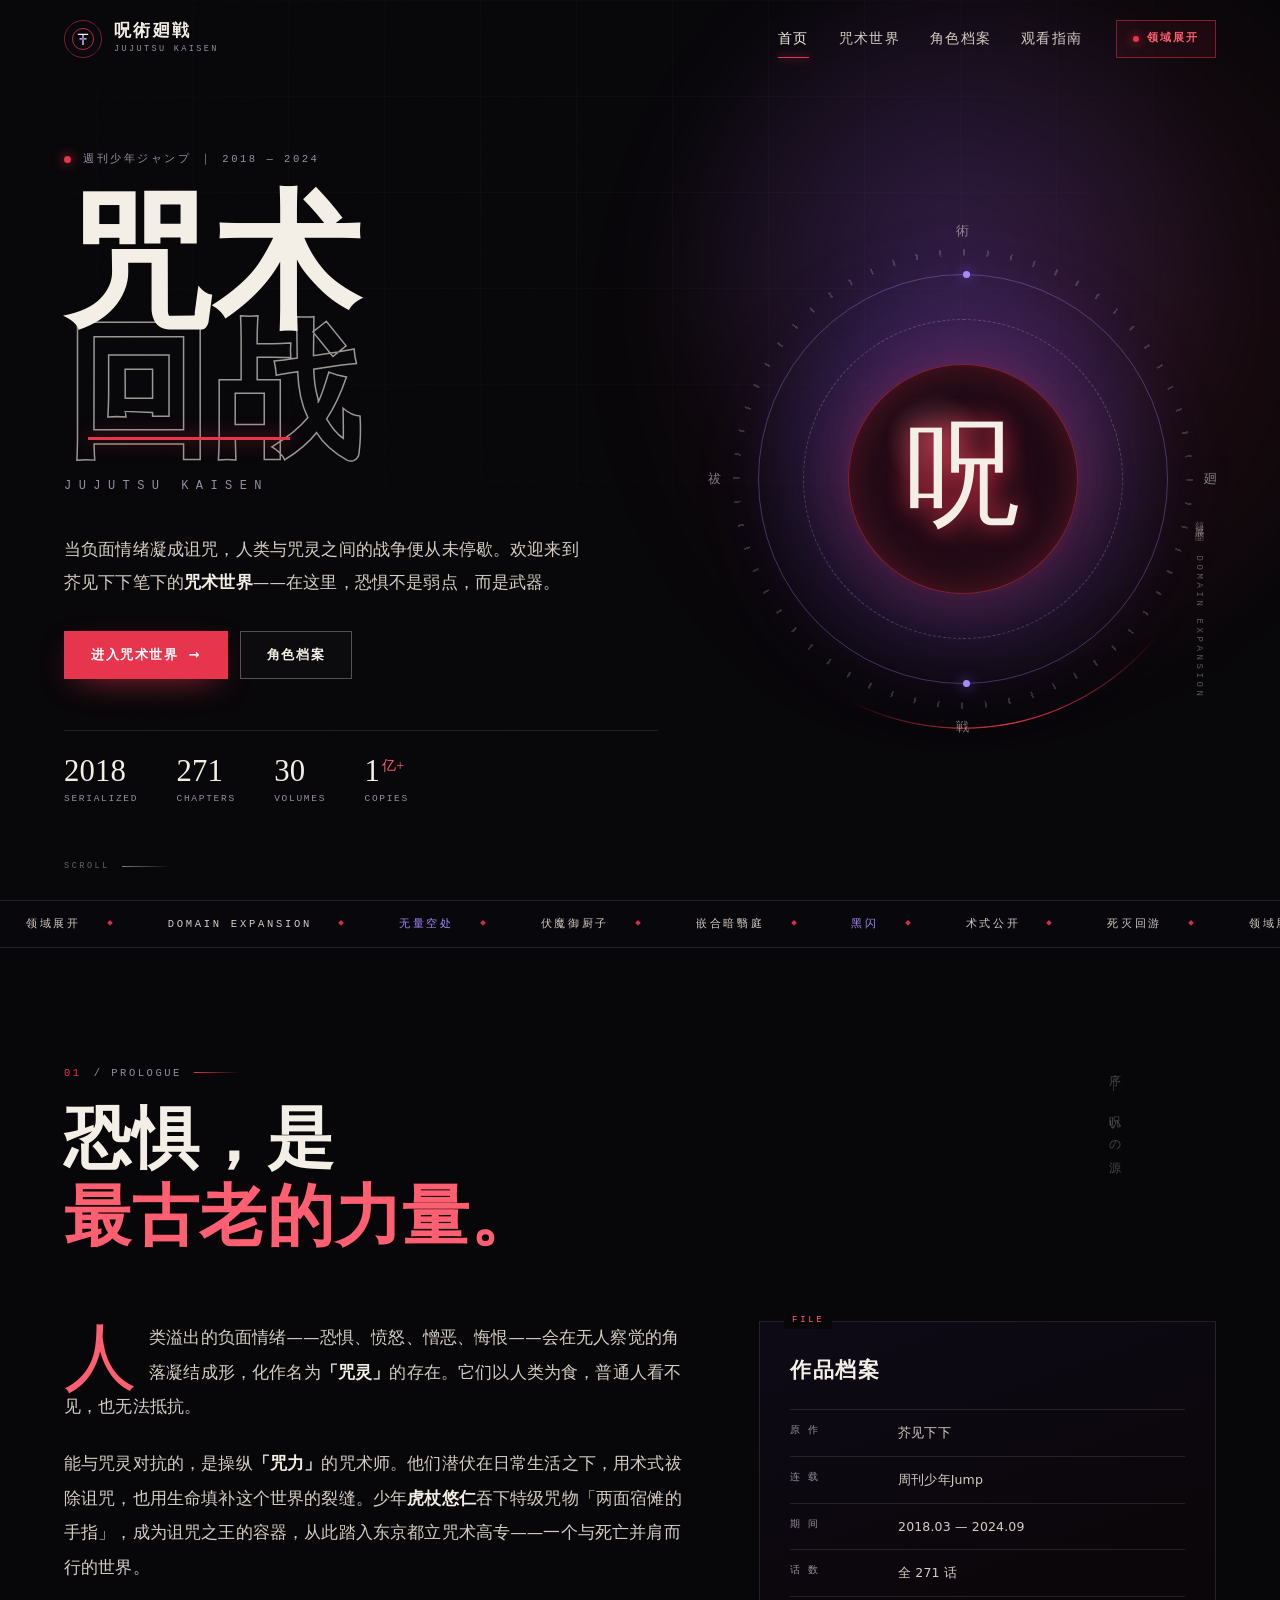
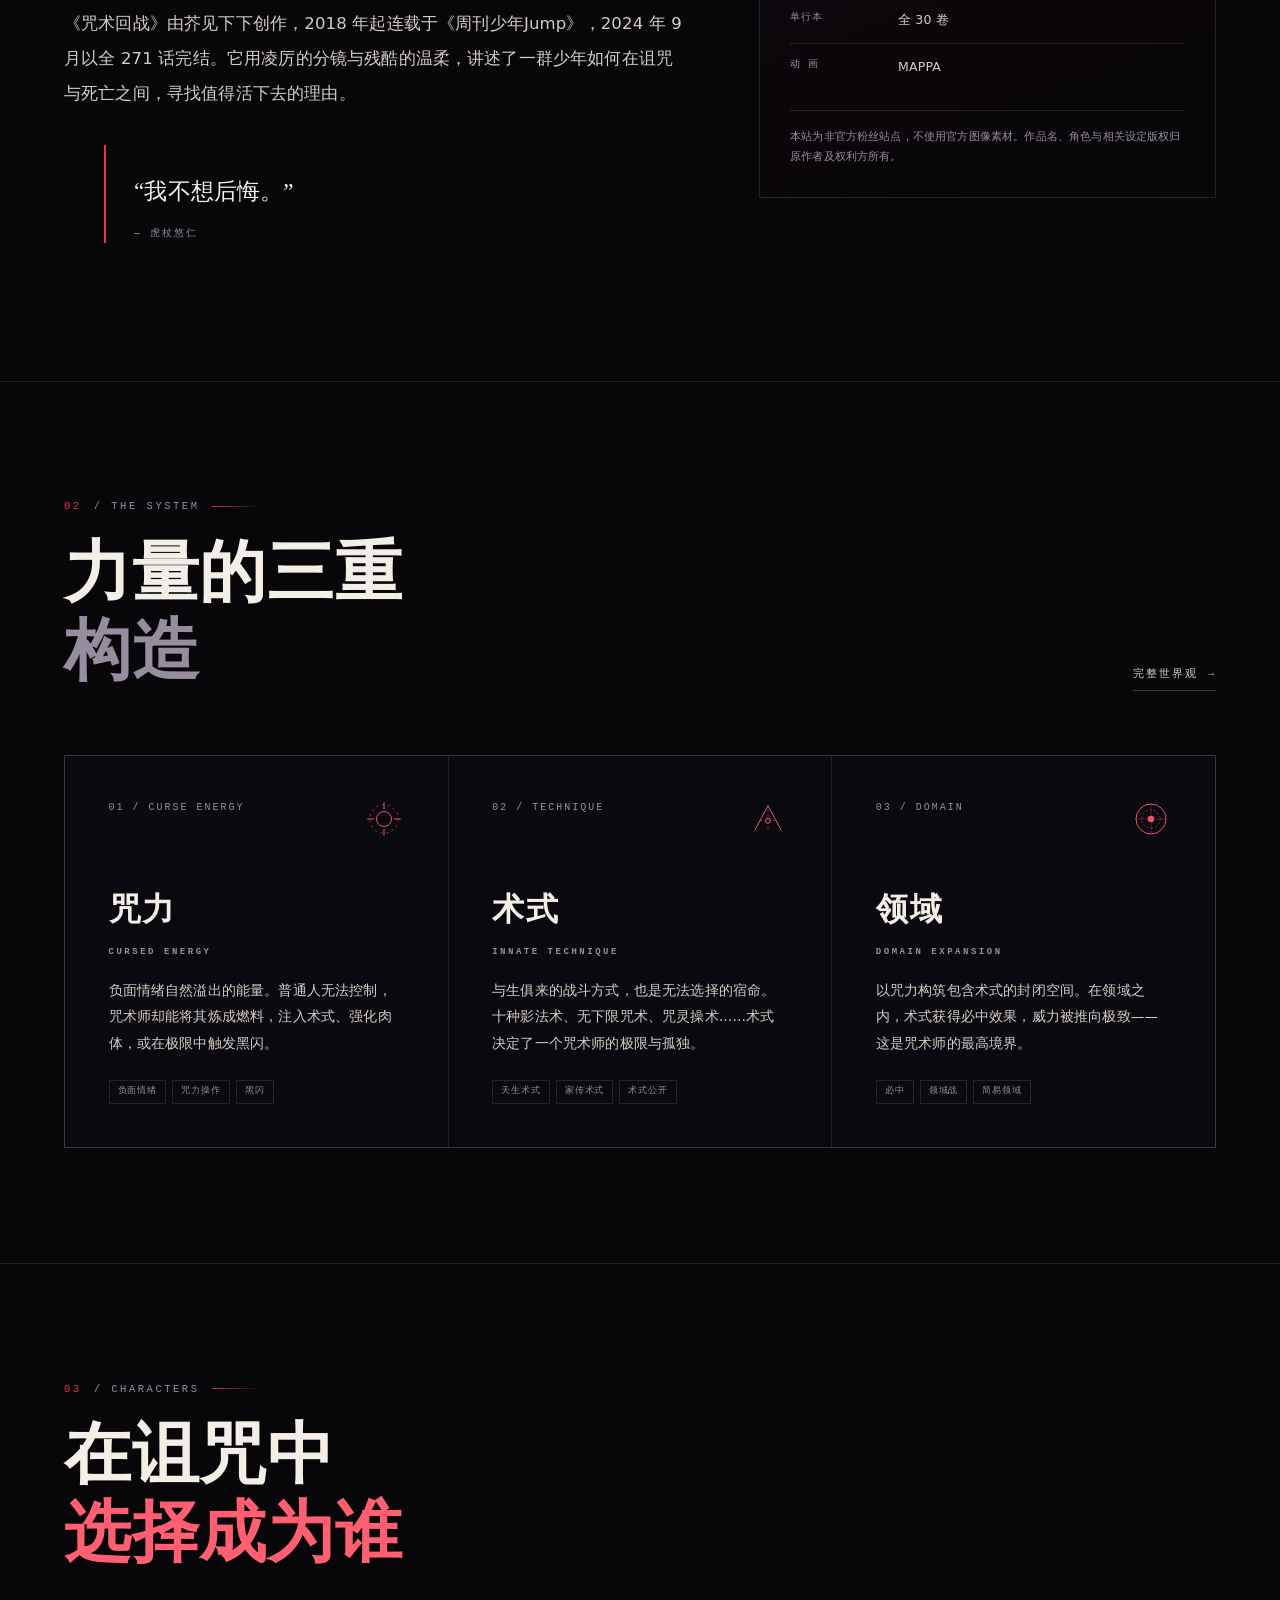
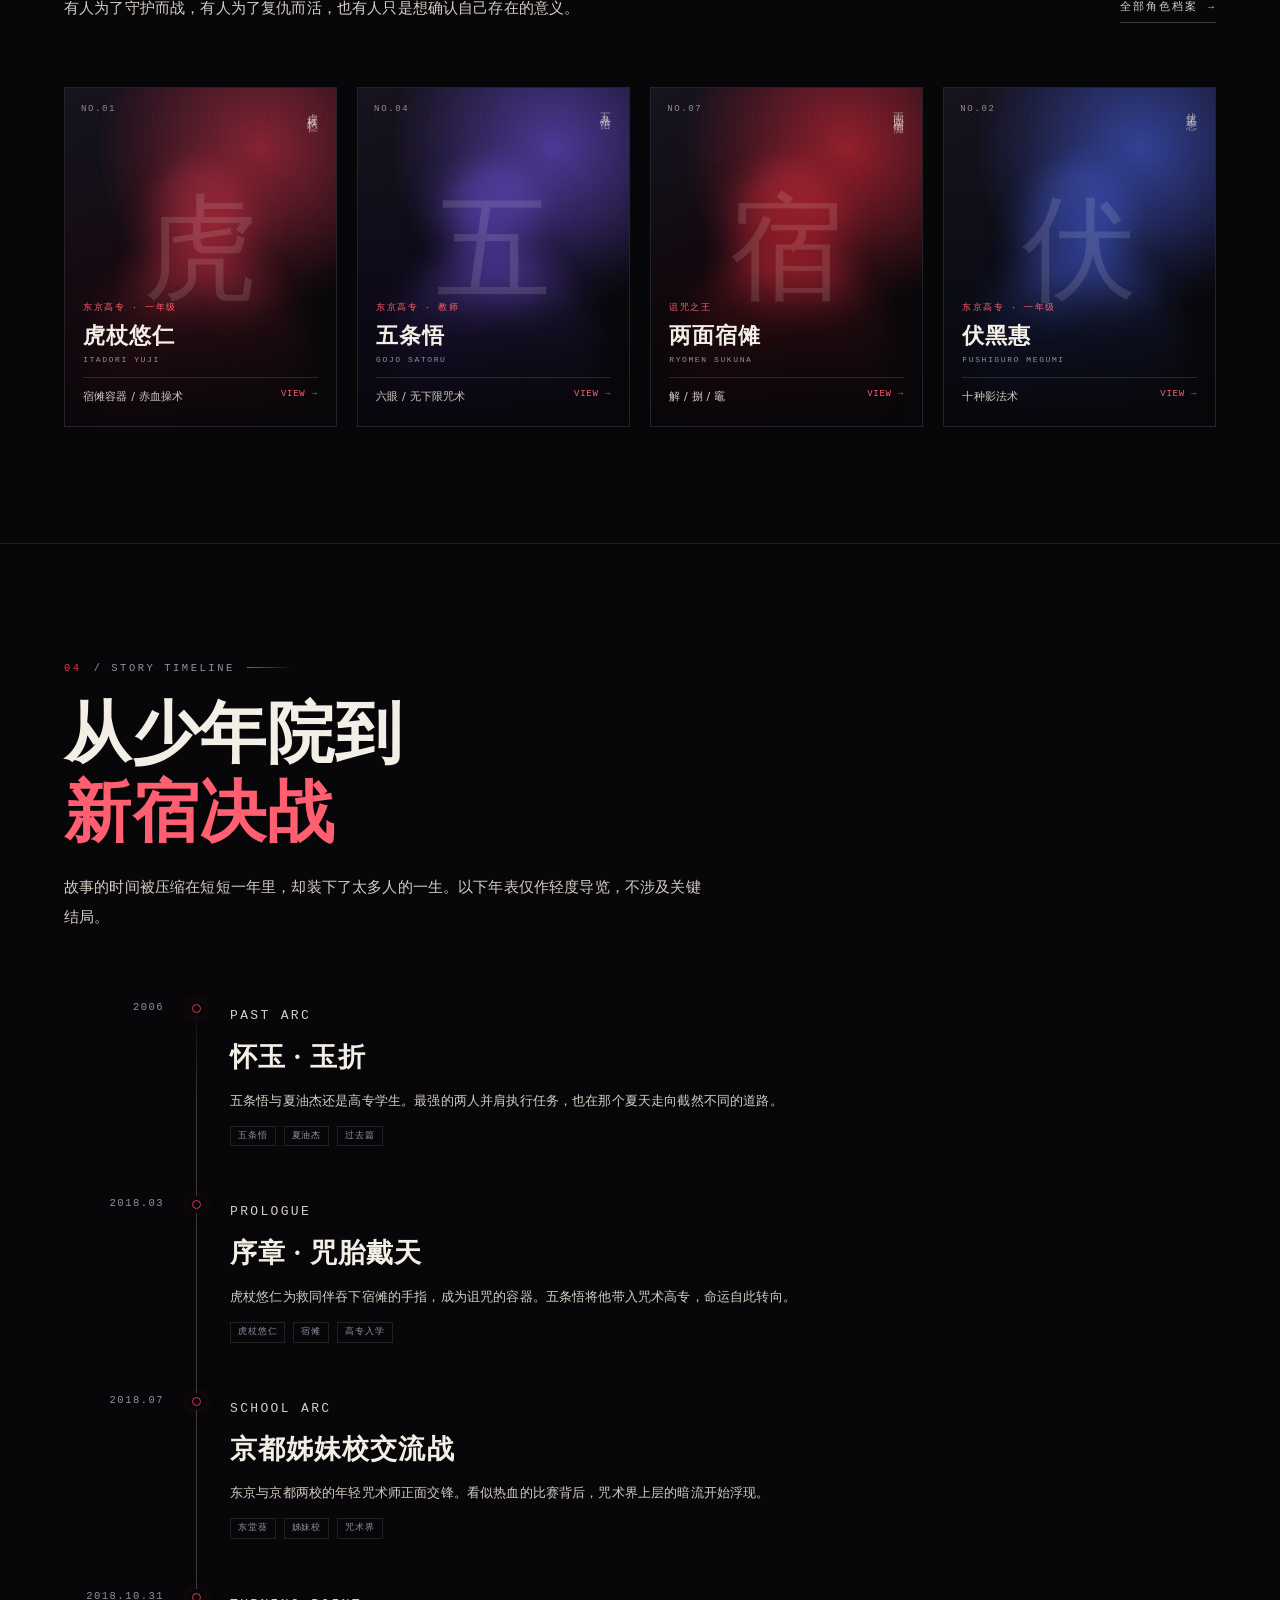
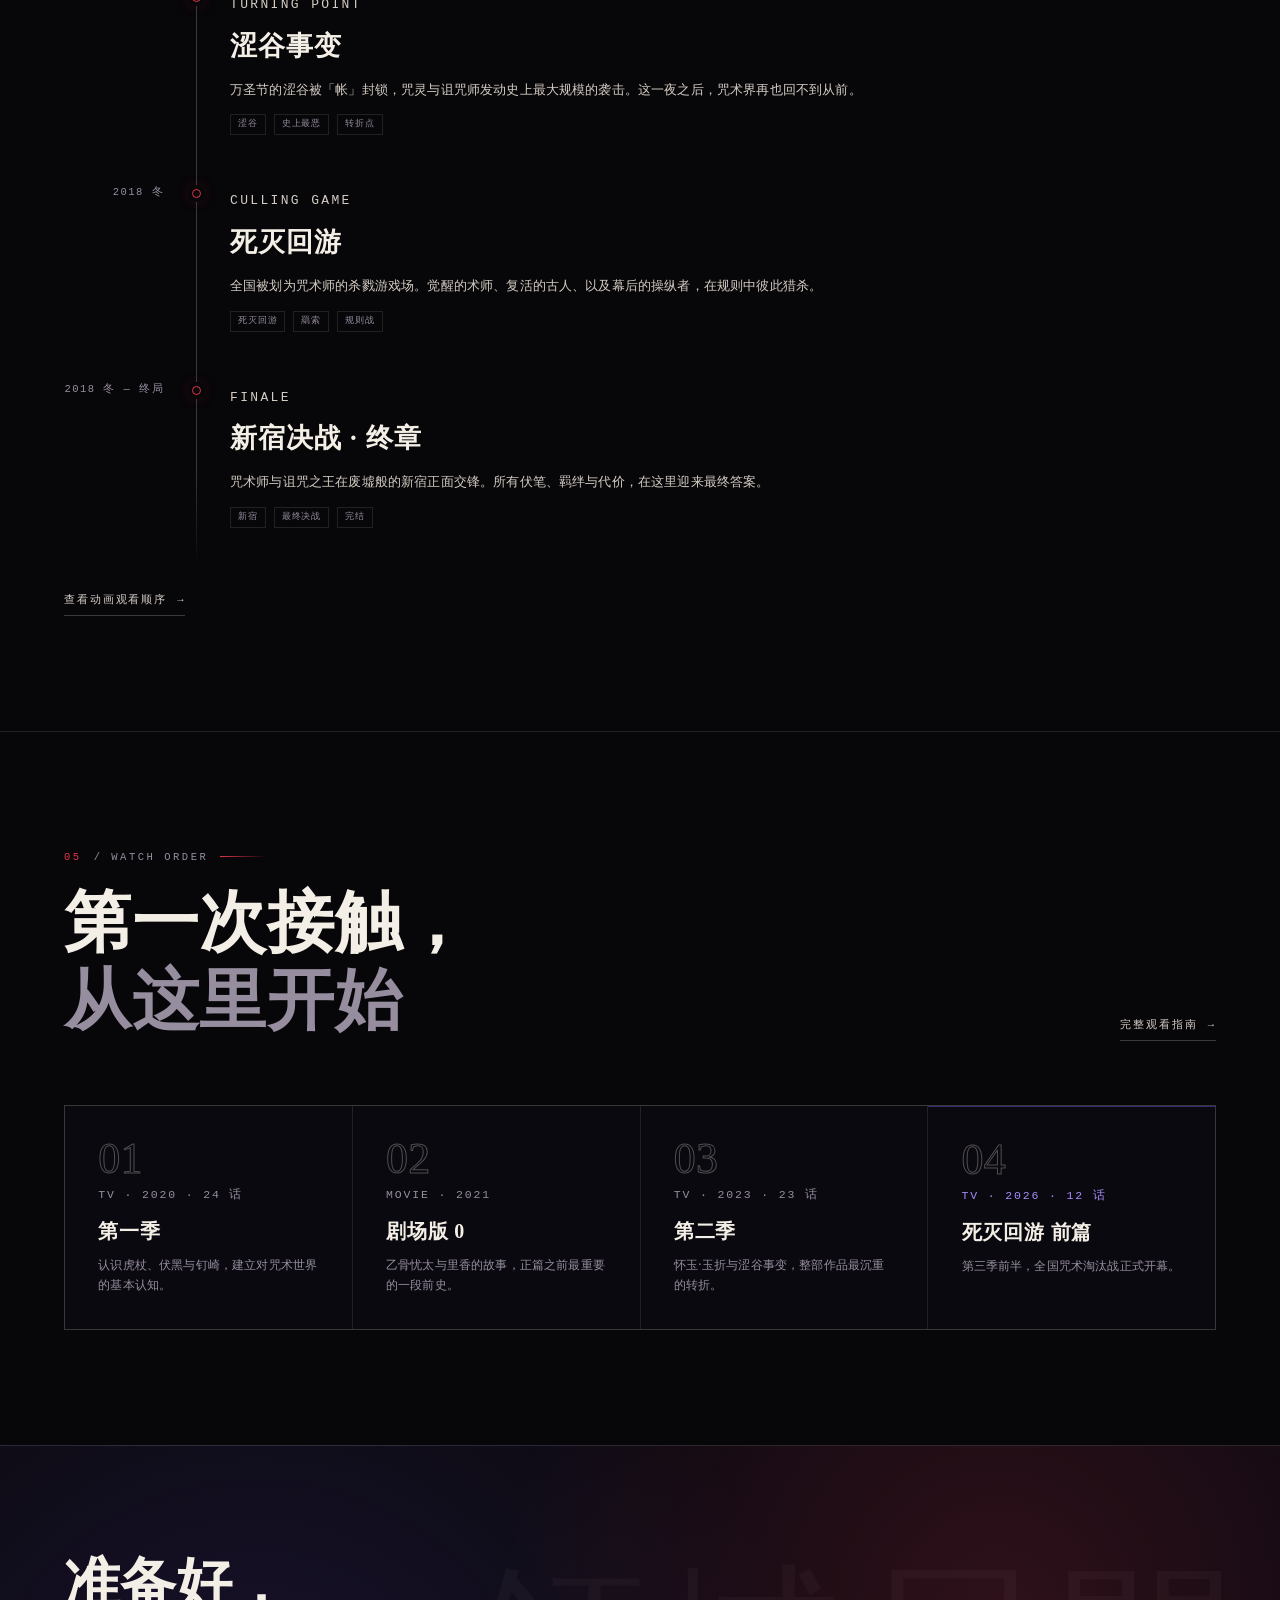
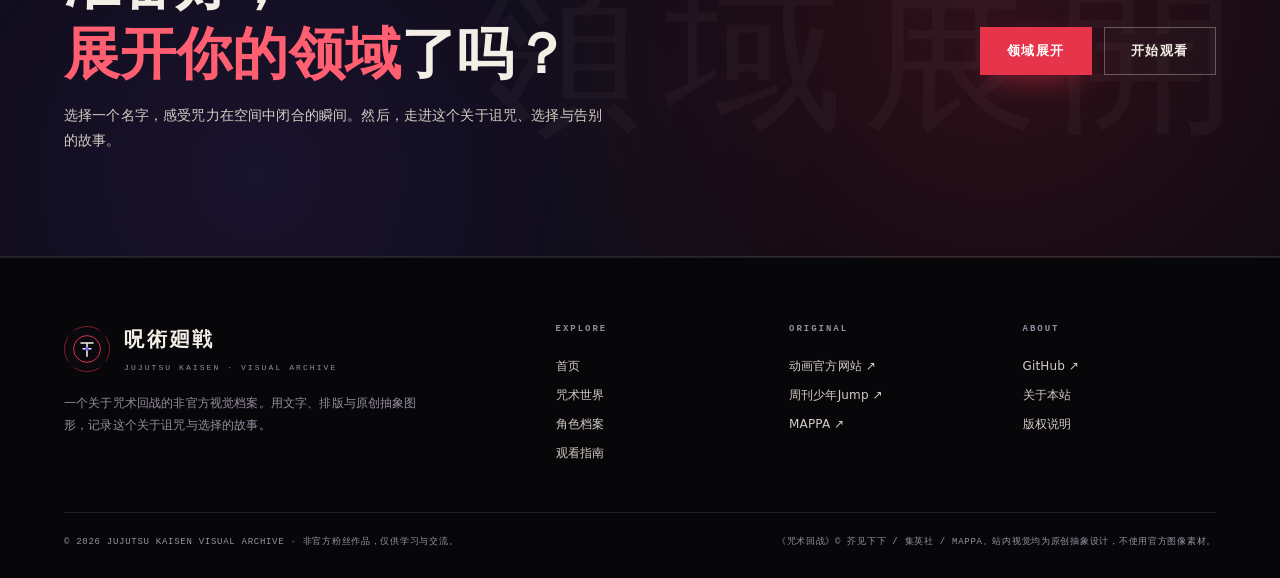
<file: index.html>
<!DOCTYPE html>
<html lang="zh-CN">
<head>
<meta charset="utf-8">
<meta name="viewport" content="width=device-width, initial-scale=1">
<title>咒术回战 · 视觉档案 | JUJUTSU KAISEN</title>
<meta name="description" content="咒术回战非官方粉丝站：作品介绍、咒术世界观、角色档案、篇章年表与动画观看指南。当负面情绪凝成诅咒，人类与咒灵的战争从未停歇。">
<meta name="theme-color" content="#070609">
<meta property="og:type" content="website">
<meta property="og:title" content="咒术回战 · 视觉档案">
<meta property="og:description" content="当负面情绪凝成诅咒，人类与咒灵的战争从未停歇。进入芥见下下笔下的咒术世界。">
<meta property="og:image" content="https://nins971197.github.io/jujutsu-kaisen/assets/img/og.png">
<meta property="og:url" content="https://nins971197.github.io/jujutsu-kaisen/">
<meta name="twitter:card" content="summary_large_image">
<link rel="canonical" href="https://nins971197.github.io/jujutsu-kaisen/">
<link rel="icon" href="favicon.ico" sizes="64x64">
<link rel="icon" href="assets/img/favicon.svg" type="image/svg+xml">
<link rel="stylesheet" href="assets/css/style.css">
</head>
<body>
<a class="skip" href="#main">跳到主要内容</a>
<div class="bg-grid" aria-hidden="true"></div>
<div class="grain" aria-hidden="true"></div>
<div class="cursor-glow" aria-hidden="true"></div>
<div class="scroll-progress" aria-hidden="true"><span></span></div>

<header class="site-head" id="siteHead">
  <div class="head__inner">
    <a class="brand" href="index.html" aria-label="咒术回战 视觉档案 首页">
      <span class="brand__seal" aria-hidden="true">
        <svg viewBox="0 0 64 64"><rect width="64" height="64" rx="14" fill="#0b0910"/><circle cx="32" cy="32" r="22.5" fill="none" stroke="#e6344b" stroke-width="1.6"/><path d="M21 22h22M32 22v23M24.5 31.5h15" fill="none" stroke="#f4efe6" stroke-width="2.6"/><circle cx="32" cy="32" r="3.2" fill="#7d5cff"/></svg>
      </span>
      <span class="brand__text"><b>呪術廻戦</b><i>JUJUTSU KAISEN</i></span>
    </a>
    <nav class="nav" id="nav" aria-label="主导航">
      <a class="nav__link is-active" href="index.html" aria-current="page">首页</a>
      <a class="nav__link" href="world.html">咒术世界</a>
      <a class="nav__link" href="characters.html">角色档案</a>
      <a class="nav__link" href="watch.html">观看指南</a>
      <button class="btn btn--domain nav__domain" data-domain type="button">领域展开</button>
    </nav>
    <button class="burger" id="burger" type="button" aria-label="打开菜单" aria-expanded="false" aria-controls="nav"><span></span><span></span></button>
  </div>
</header>

<main id="main">
  <!-- HERO -->
  <section class="hero">
    <div class="hero__glow" aria-hidden="true"></div>
    <div class="hero__inner">
      <div class="hero__copy">
        <p class="eyebrow"><span class="dot"></span>週刊少年ジャンプ ｜ 2018 — 2024</p>
        <h1 class="hero__title"><span>咒术</span><span class="stroke">回战</span></h1>
        <p class="hero__en">JUJUTSU KAISEN</p>
        <p class="hero__lead">当负面情绪凝成诅咒，人类与咒灵之间的战争便从未停歇。欢迎来到芥见下下笔下的<strong>咒术世界</strong>——在这里，恐惧不是弱点，而是武器。</p>
        <div class="hero__actions">
          <a class="btn btn--primary" href="world.html">进入咒术世界 <span aria-hidden="true">→</span></a>
          <a class="btn btn--ghost" href="characters.html">角色档案</a>
        </div>
        <dl class="stats">
          <div><dt>Serialized</dt><dd>2018</dd></div>
          <div><dt>Chapters</dt><dd><span data-count="271">271</span></dd></div>
          <div><dt>Volumes</dt><dd><span data-count="30">30</span></dd></div>
          <div><dt>Copies</dt><dd><span data-count="1">1</span><sup>亿+</sup></dd></div>
        </dl>
      </div>
      <div class="hero__visual" aria-hidden="true">
        <div class="orb" data-orb>
          <div class="orb__halo"></div>
          <div class="orb__ticks"></div>
          <div class="orb__ring orb__ring--a"></div>
          <div class="orb__ring orb__ring--b"></div>
          <div class="orb__ring orb__ring--c"></div>
          <div class="orb__core"><span>呪</span></div>
          <span class="orb__kanji" style="--a:0deg">術</span>
          <span class="orb__kanji" style="--a:90deg">廻</span>
          <span class="orb__kanji" style="--a:180deg">戦</span>
          <span class="orb__kanji" style="--a:270deg">祓</span>
        </div>
        <p class="hero__note">領域展開 · DOMAIN EXPANSION</p>
      </div>
    </div>
    <div class="scroll-hint" aria-hidden="true">SCROLL <span></span></div>
  </section>

  <div class="marquee" aria-hidden="true">
    <div class="marquee__track">
      <div class="marquee__group">
        <span class="marquee__item">领域展开</span>
        <span class="marquee__item">DOMAIN EXPANSION</span>
        <span class="marquee__item">无量空处</span>
        <span class="marquee__item">伏魔御厨子</span>
        <span class="marquee__item">嵌合暗翳庭</span>
        <span class="marquee__item">黑闪</span>
        <span class="marquee__item">术式公开</span>
        <span class="marquee__item">死灭回游</span>
      </div>
      <div class="marquee__group">
        <span class="marquee__item">领域展开</span>
        <span class="marquee__item">DOMAIN EXPANSION</span>
        <span class="marquee__item">无量空处</span>
        <span class="marquee__item">伏魔御厨子</span>
        <span class="marquee__item">嵌合暗翳庭</span>
        <span class="marquee__item">黑闪</span>
        <span class="marquee__item">术式公开</span>
        <span class="marquee__item">死灭回游</span>
      </div>
    </div>
  </div>

  <!-- 01 PROLOGUE -->
  <section class="section" id="prologue">
    <div class="wrap">
      <div class="sec-head" data-reveal>
        <p class="sec-index"><span>01</span> / PROLOGUE</p>
        <h2 class="sec-title">恐惧，是<br><em>最古老的力量。</em></h2>
        <p class="sec-jp">序 — 呪いの源</p>
      </div>
      <div class="intro-grid">
        <div class="prose" data-reveal>
          <p>人类溢出的负面情绪——恐惧、愤怒、憎恶、悔恨——会在无人察觉的角落凝结成形，化作名为<strong>「咒灵」</strong>的存在。它们以人类为食，普通人看不见，也无法抵抗。</p>
          <p>能与咒灵对抗的，是操纵<strong>「咒力」</strong>的咒术师。他们潜伏在日常生活之下，用术式祓除诅咒，也用生命填补这个世界的裂缝。少年<strong>虎杖悠仁</strong>吞下特级咒物「两面宿傩的手指」，成为诅咒之王的容器，从此踏入东京都立咒术高专——一个与死亡并肩而行的世界。</p>
          <p>《咒术回战》由芥见下下创作，2018 年起连载于《周刊少年Jump》，2024 年 9 月以全 271 话完结。它用凌厉的分镜与残酷的温柔，讲述了一群少年如何在诅咒与死亡之间，寻找值得活下去的理由。</p>
          <blockquote class="pullquote">“我不想后悔。”<cite>— 虎杖悠仁</cite></blockquote>
        </div>
        <aside class="facts" data-reveal data-reveal-delay="1">
          <h3>作品档案</h3>
          <dl>
            <div><dt>原 作</dt><dd>芥见下下</dd></div>
            <div><dt>连 载</dt><dd>周刊少年Jump</dd></div>
            <div><dt>期 间</dt><dd>2018.03 — 2024.09</dd></div>
            <div><dt>话 数</dt><dd>全 271 话</dd></div>
            <div><dt>单行本</dt><dd>全 30 卷</dd></div>
            <div><dt>动 画</dt><dd>MAPPA</dd></div>
          </dl>
          <p class="note">本站为非官方粉丝站点，不使用官方图像素材。作品名、角色与相关设定版权归原作者及权利方所有。</p>
        </aside>
      </div>
    </div>
  </section>

  <!-- 02 THREE PILLARS -->
  <section class="section section--line" id="system">
    <div class="wrap">
      <div class="sec-head sec-head--split" data-reveal>
        <div>
          <p class="sec-index"><span>02</span> / THE SYSTEM</p>
          <h2 class="sec-title">力量的三重<br><span class="thin">构造</span></h2>
        </div>
        <a class="sec-link" href="world.html">完整世界观</a>
      </div>
      <div class="pillars">
        <article class="pillar" data-reveal>
          <div class="pillar__top">
            <span class="pillar__num">01 / CURSE ENERGY</span>
            <svg class="pillar__icon" viewBox="0 0 48 48" fill="none" aria-hidden="true"><circle cx="24" cy="24" r="9" stroke="currentColor" stroke-width="1.2"/><circle cx="24" cy="24" r="17" stroke="currentColor" stroke-width=".7" stroke-dasharray="3 4"/><path d="M24 4v8M24 36v8M4 24h8M36 24h8" stroke="currentColor" stroke-width="1.2"/></svg>
          </div>
          <h3>咒力<small>CURSED ENERGY</small></h3>
          <p>负面情绪自然溢出的能量。普通人无法控制，咒术师却能将其炼成燃料，注入术式、强化肉体，或在极限中触发黑闪。</p>
          <div class="pillar__tags"><span>负面情绪</span><span>咒力操作</span><span>黑闪</span></div>
        </article>
        <article class="pillar" data-reveal data-reveal-delay="1">
          <div class="pillar__top">
            <span class="pillar__num">02 / TECHNIQUE</span>
            <svg class="pillar__icon" viewBox="0 0 48 48" fill="none" aria-hidden="true"><path d="M8 38 24 8l16 30" stroke="currentColor" stroke-width="1.2"/><path d="M15 26h18M24 8v30" stroke="currentColor" stroke-width=".8" stroke-dasharray="2 3"/><circle cx="24" cy="26" r="3" stroke="currentColor" stroke-width="1.2"/></svg>
          </div>
          <h3>术式<small>INNATE TECHNIQUE</small></h3>
          <p>与生俱来的战斗方式，也是无法选择的宿命。十种影法术、无下限咒术、咒灵操术……术式决定了一个咒术师的极限与孤独。</p>
          <div class="pillar__tags"><span>天生术式</span><span>家传术式</span><span>术式公开</span></div>
        </article>
        <article class="pillar" data-reveal data-reveal-delay="2">
          <div class="pillar__top">
            <span class="pillar__num">03 / DOMAIN</span>
            <svg class="pillar__icon" viewBox="0 0 48 48" fill="none" aria-hidden="true"><circle cx="24" cy="24" r="18" stroke="currentColor" stroke-width="1.2"/><circle cx="24" cy="24" r="11" stroke="currentColor" stroke-width=".8" stroke-dasharray="2 3"/><path d="M24 6v36M6 24h36" stroke="currentColor" stroke-width=".6" opacity=".6"/><circle cx="24" cy="24" r="4" fill="currentColor"/></svg>
          </div>
          <h3>领域<small>DOMAIN EXPANSION</small></h3>
          <p>以咒力构筑包含术式的封闭空间。在领域之内，术式获得必中效果，威力被推向极致——这是咒术师的最高境界。</p>
          <div class="pillar__tags"><span>必中</span><span>领域战</span><span>简易领域</span></div>
        </article>
      </div>
    </div>
  </section>

  <!-- 03 CHARACTERS -->
  <section class="section section--line" id="characters">
    <div class="wrap">
      <div class="sec-head sec-head--split" data-reveal>
        <div>
          <p class="sec-index"><span>03</span> / CHARACTERS</p>
          <h2 class="sec-title">在诅咒中<br><em>选择成为谁</em></h2>
          <p class="sec-lead">有人为了守护而战，有人为了复仇而活，也有人只是想确认自己存在的意义。</p>
        </div>
        <a class="sec-link" href="characters.html">全部角色档案</a>
      </div>
      <div class="char-grid">
        <a class="char-card" href="characters.html#yuji" data-reveal style="--c1:#e6344b;--c2:#2a0b12" aria-label="虎杖悠仁 角色档案">
          <div class="char-card__visual">
            <span class="char-card__figure" aria-hidden="true"><i></i><b></b></span>
            <span class="char-card__kanji" aria-hidden="true">虎</span>
            <span class="char-card__index">NO.01</span>
            <span class="char-card__jp" aria-hidden="true">虎杖悠仁</span>
            <div class="char-card__body">
              <p class="char-card__role">东京高专 · 一年级</p>
              <h3 class="char-card__name">虎杖悠仁</h3>
              <p class="char-card__romaji">ITADORI YUJI</p>
              <p class="char-card__tech"><span>宿傩容器 / 赤血操术</span><span>VIEW →</span></p>
            </div>
          </div>
        </a>
        <a class="char-card" href="characters.html#gojo" data-reveal data-reveal-delay="1" style="--c1:#7d5cff;--c2:#120a2a" aria-label="五条悟 角色档案">
          <div class="char-card__visual">
            <span class="char-card__figure" aria-hidden="true"><i></i><b></b></span>
            <span class="char-card__kanji" aria-hidden="true">五</span>
            <span class="char-card__index">NO.04</span>
            <span class="char-card__jp" aria-hidden="true">五条悟</span>
            <div class="char-card__body">
              <p class="char-card__role">东京高专 · 教师</p>
              <h3 class="char-card__name">五条悟</h3>
              <p class="char-card__romaji">GOJO SATORU</p>
              <p class="char-card__tech"><span>六眼 / 无下限咒术</span><span>VIEW →</span></p>
            </div>
          </div>
        </a>
        <a class="char-card" href="characters.html#sukuna" data-reveal data-reveal-delay="2" style="--c1:#ff2d3f;--c2:#1a0508" aria-label="两面宿傩 角色档案">
          <div class="char-card__visual">
            <span class="char-card__figure" aria-hidden="true"><i></i><b></b></span>
            <span class="char-card__kanji" aria-hidden="true">宿</span>
            <span class="char-card__index">NO.07</span>
            <span class="char-card__jp" aria-hidden="true">両面宿儺</span>
            <div class="char-card__body">
              <p class="char-card__role">诅咒之王</p>
              <h3 class="char-card__name">两面宿傩</h3>
              <p class="char-card__romaji">RYOMEN SUKUNA</p>
              <p class="char-card__tech"><span>解 / 捌 / 竈</span><span>VIEW →</span></p>
            </div>
          </div>
        </a>
        <a class="char-card" href="characters.html#megumi" data-reveal data-reveal-delay="3" style="--c1:#4f6bff;--c2:#0a1024" aria-label="伏黑惠 角色档案">
          <div class="char-card__visual">
            <span class="char-card__figure" aria-hidden="true"><i></i><b></b></span>
            <span class="char-card__kanji" aria-hidden="true">伏</span>
            <span class="char-card__index">NO.02</span>
            <span class="char-card__jp" aria-hidden="true">伏黒恵</span>
            <div class="char-card__body">
              <p class="char-card__role">东京高专 · 一年级</p>
              <h3 class="char-card__name">伏黑惠</h3>
              <p class="char-card__romaji">FUSHIGURO MEGUMI</p>
              <p class="char-card__tech"><span>十种影法术</span><span>VIEW →</span></p>
            </div>
          </div>
        </a>
      </div>
    </div>
  </section>

  <!-- 04 STORY -->
  <section class="section section--line" id="story">
    <div class="wrap">
      <div class="sec-head" data-reveal>
        <p class="sec-index"><span>04</span> / STORY TIMELINE</p>
        <h2 class="sec-title">从少年院到<br><em>新宿决战</em></h2>
        <p class="sec-lead">故事的时间被压缩在短短一年里，却装下了太多人的一生。以下年表仅作轻度导览，不涉及关键结局。</p>
      </div>
      <div class="timeline">
        <article class="tl-item" data-reveal>
          <div class="tl-item__year">2006</div>
          <div class="tl-item__body">
            <p class="tl-item__kicker">PAST ARC</p>
            <h3>怀玉 · 玉折</h3>
            <p>五条悟与夏油杰还是高专学生。最强的两人并肩执行任务，也在那个夏天走向截然不同的道路。</p>
            <div class="tl-item__tags"><span>五条悟</span><span>夏油杰</span><span>过去篇</span></div>
          </div>
        </article>
        <article class="tl-item" data-reveal>
          <div class="tl-item__year">2018.03</div>
          <div class="tl-item__body">
            <p class="tl-item__kicker">PROLOGUE</p>
            <h3>序章 · 咒胎戴天</h3>
            <p>虎杖悠仁为救同伴吞下宿傩的手指，成为诅咒的容器。五条悟将他带入咒术高专，命运自此转向。</p>
            <div class="tl-item__tags"><span>虎杖悠仁</span><span>宿傩</span><span>高专入学</span></div>
          </div>
        </article>
        <article class="tl-item" data-reveal>
          <div class="tl-item__year">2018.07</div>
          <div class="tl-item__body">
            <p class="tl-item__kicker">SCHOOL ARC</p>
            <h3>京都姊妹校交流战</h3>
            <p>东京与京都两校的年轻咒术师正面交锋。看似热血的比赛背后，咒术界上层的暗流开始浮现。</p>
            <div class="tl-item__tags"><span>东堂葵</span><span>姊妹校</span><span>咒术界</span></div>
          </div>
        </article>
        <article class="tl-item" data-reveal>
          <div class="tl-item__year">2018.10.31</div>
          <div class="tl-item__body">
            <p class="tl-item__kicker">TURNING POINT</p>
            <h3>涩谷事变</h3>
            <p>万圣节的涩谷被「帐」封锁，咒灵与诅咒师发动史上最大规模的袭击。这一夜之后，咒术界再也回不到从前。</p>
            <div class="tl-item__tags"><span>涩谷</span><span>史上最恶</span><span>转折点</span></div>
          </div>
        </article>
        <article class="tl-item" data-reveal>
          <div class="tl-item__year">2018 冬</div>
          <div class="tl-item__body">
            <p class="tl-item__kicker">CULLING GAME</p>
            <h3>死灭回游</h3>
            <p>全国被划为咒术师的杀戮游戏场。觉醒的术师、复活的古人、以及幕后的操纵者，在规则中彼此猎杀。</p>
            <div class="tl-item__tags"><span>死灭回游</span><span>羂索</span><span>规则战</span></div>
          </div>
        </article>
        <article class="tl-item" data-reveal>
          <div class="tl-item__year">2018 冬 — 终局</div>
          <div class="tl-item__body">
            <p class="tl-item__kicker">FINALE</p>
            <h3>新宿决战 · 终章</h3>
            <p>咒术师与诅咒之王在废墟般的新宿正面交锋。所有伏笔、羁绊与代价，在这里迎来最终答案。</p>
            <div class="tl-item__tags"><span>新宿</span><span>最终决战</span><span>完结</span></div>
          </div>
        </article>
      </div>
      <div style="margin-top: 10px" data-reveal>
        <a class="sec-link" href="watch.html">查看动画观看顺序</a>
      </div>
    </div>
  </section>

  <!-- 05 WATCH -->
  <section class="section section--line" id="watch">
    <div class="wrap">
      <div class="sec-head sec-head--split" data-reveal>
        <div>
          <p class="sec-index"><span>05</span> / WATCH ORDER</p>
          <h2 class="sec-title">第一次接触，<br><span class="thin">从这里开始</span></h2>
        </div>
        <a class="sec-link" href="watch.html">完整观看指南</a>
      </div>
      <div class="watch-strip">
        <a class="watch-step" href="watch.html" data-reveal>
          <span class="watch-step__num">01</span>
          <p class="watch-step__meta">TV · 2020 · 24 话</p>
          <h3>第一季</h3>
          <p>认识虎杖、伏黑与钉崎，建立对咒术世界的基本认知。</p>
        </a>
        <a class="watch-step" href="watch.html" data-reveal data-reveal-delay="1">
          <span class="watch-step__num">02</span>
          <p class="watch-step__meta">MOVIE · 2021</p>
          <h3>剧场版 0</h3>
          <p>乙骨忧太与里香的故事，正篇之前最重要的一段前史。</p>
        </a>
        <a class="watch-step" href="watch.html" data-reveal data-reveal-delay="2">
          <span class="watch-step__num">03</span>
          <p class="watch-step__meta">TV · 2023 · 23 话</p>
          <h3>第二季</h3>
          <p>怀玉·玉折与涩谷事变，整部作品最沉重的转折。</p>
        </a>
        <a class="watch-step is-pending" href="watch.html" data-reveal data-reveal-delay="3">
          <span class="watch-step__num">04</span>
          <p class="watch-step__meta">TV · 2026 · 12 话</p>
          <h3>死灭回游 前篇</h3>
          <p>第三季前半，全国咒术淘汰战正式开幕。</p>
        </a>
      </div>
    </div>
  </section>

  <!-- CTA -->
  <section class="cta">
    <div class="cta__inner">
      <span class="cta__jp" aria-hidden="true">領域展開</span>
      <div data-reveal>
        <h2>准备好，<br><em>展开你的领域</em>了吗？</h2>
        <p>选择一个名字，感受咒力在空间中闭合的瞬间。然后，走进这个关于诅咒、选择与告别的故事。</p>
      </div>
      <div class="cta__actions" data-reveal data-reveal-delay="1">
        <button class="btn btn--primary" data-domain type="button">领域展开</button>
        <a class="btn btn--ghost" href="watch.html">开始观看</a>
      </div>
    </div>
  </section>
</main>

<footer class="site-foot">
  <div class="foot__inner">
    <div class="foot__top">
      <div class="foot__brand-col">
        <div class="foot__brand">
          <span class="brand__seal" aria-hidden="true">
            <svg viewBox="0 0 64 64"><rect width="64" height="64" rx="14" fill="#0b0910"/><circle cx="32" cy="32" r="22.5" fill="none" stroke="#e6344b" stroke-width="1.6"/><path d="M21 22h22M32 22v23M24.5 31.5h15" fill="none" stroke="#f4efe6" stroke-width="2.6"/><circle cx="32" cy="32" r="3.2" fill="#7d5cff"/></svg>
          </span>
          <div><b>呪術廻戦</b><i>JUJUTSU KAISEN · VISUAL ARCHIVE</i></div>
        </div>
        <p class="foot__desc">一个关于咒术回战的非官方视觉档案。用文字、排版与原创抽象图形，记录这个关于诅咒与选择的故事。</p>
      </div>
      <div class="foot__col">
        <h4>Explore</h4>
        <a href="index.html">首页</a>
        <a href="world.html">咒术世界</a>
        <a href="characters.html">角色档案</a>
        <a href="watch.html">观看指南</a>
      </div>
      <div class="foot__col">
        <h4>Original</h4>
        <a href="https://jujutsukaisen.jp/" target="_blank" rel="noopener noreferrer">动画官方网站 ↗</a>
        <a href="https://www.shonenjump.com/" target="_blank" rel="noopener noreferrer">周刊少年Jump ↗</a>
        <a href="https://mappa.co.jp/" target="_blank" rel="noopener noreferrer">MAPPA ↗</a>
      </div>
      <div class="foot__col">
        <h4>About</h4>
        <a href="https://github.com/nins971197" target="_blank" rel="noopener noreferrer">GitHub ↗</a>
        <a href="index.html#prologue">关于本站</a>
        <a href="watch.html">版权说明</a>
      </div>
    </div>
    <div class="foot__bottom">
      <p>© <span data-year>2026</span> JUJUTSU KAISEN VISUAL ARCHIVE · 非官方粉丝作品，仅供学习与交流。</p>
      <p>《咒术回战》© 芥见下下 / 集英社 / MAPPA。站内视觉均为原创抽象设计，不使用官方图像素材。</p>
    </div>
  </div>
</footer>

<!-- Domain overlay -->
<div class="domain" id="domain" role="dialog" aria-modal="true" aria-labelledby="domainTitle" aria-hidden="true">
  <div class="domain__glow" aria-hidden="true"></div>
  <div class="domain__rings" aria-hidden="true"></div>
  <div class="domain__ticks" aria-hidden="true"></div>
  <div class="domain__text">
    <p class="domain__jp" id="domainTitle">領域展開</p>
    <p class="domain__name" id="domainName">無量空處</p>
  </div>
  <button class="domain__close" type="button">CLICK TO CLOSE · 关闭</button>
</div>

<script src="assets/js/site.js" defer></script>
</body>
</html>
</file>
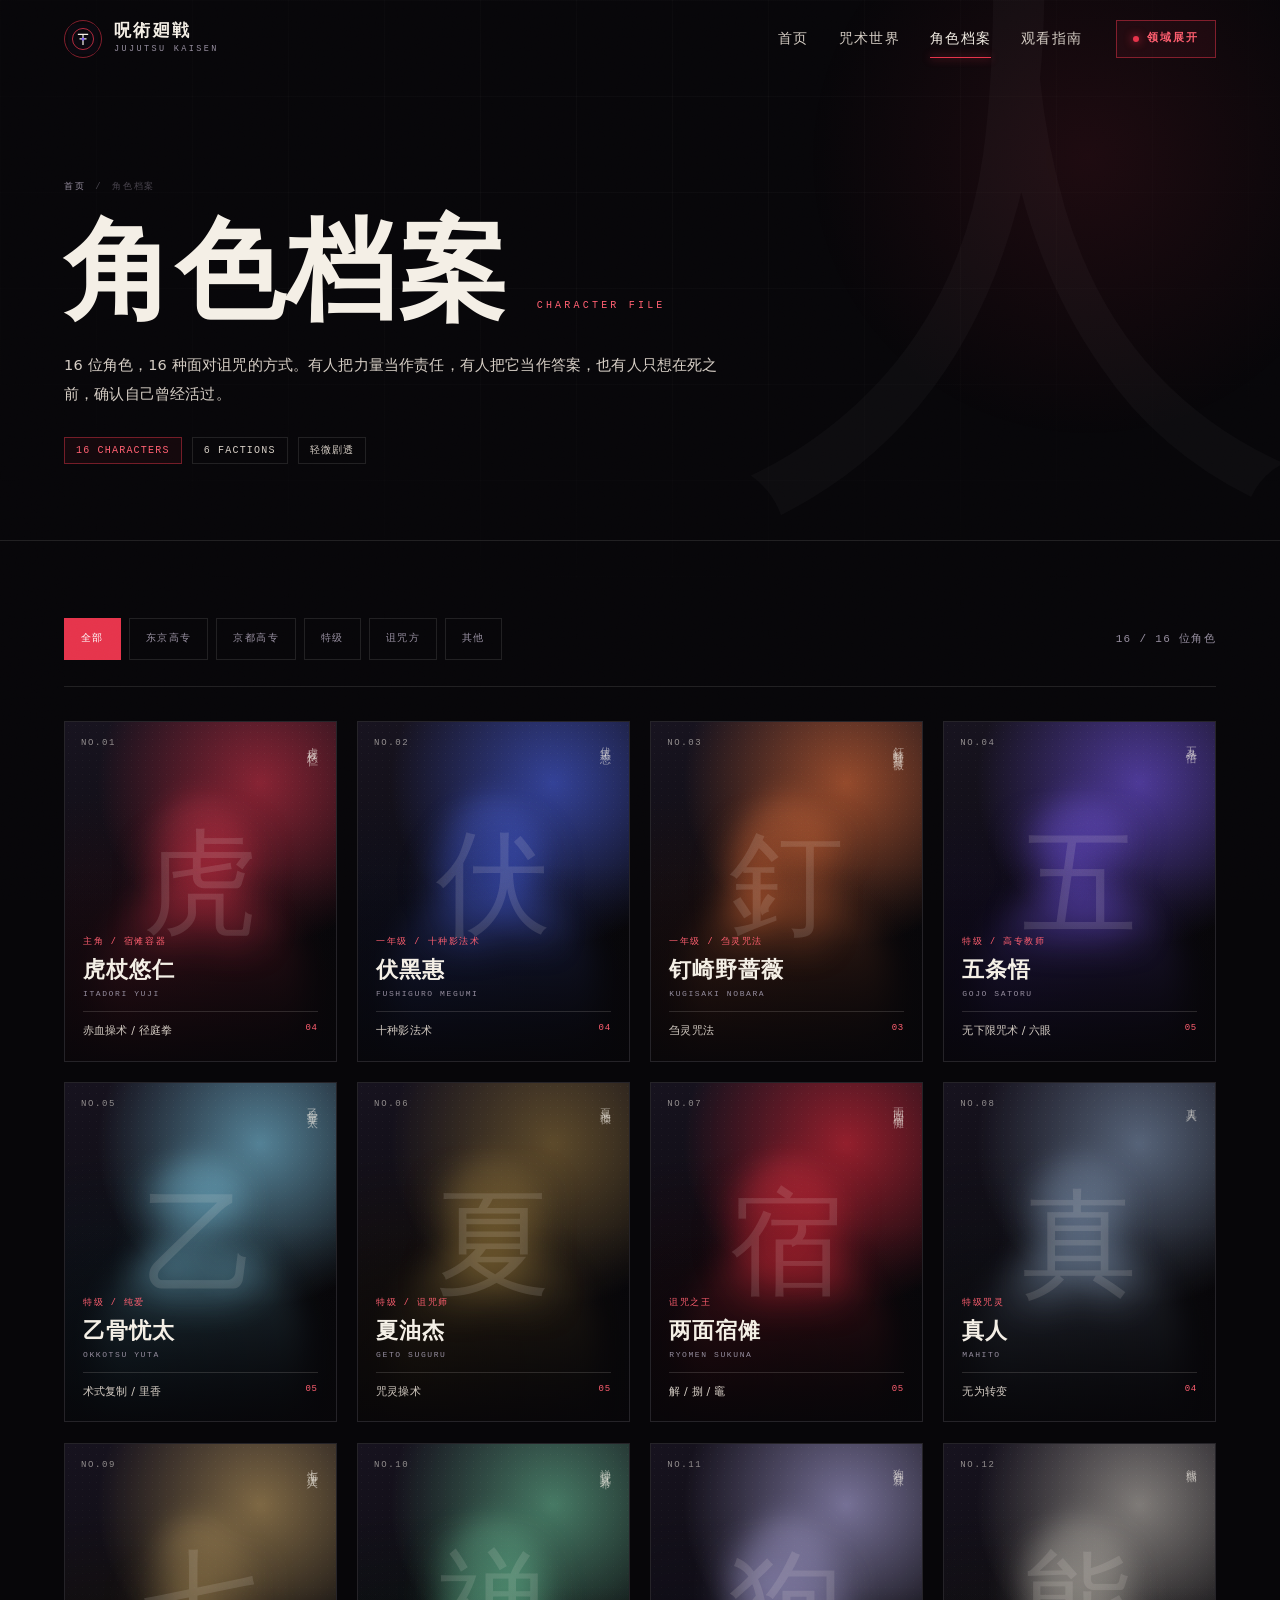
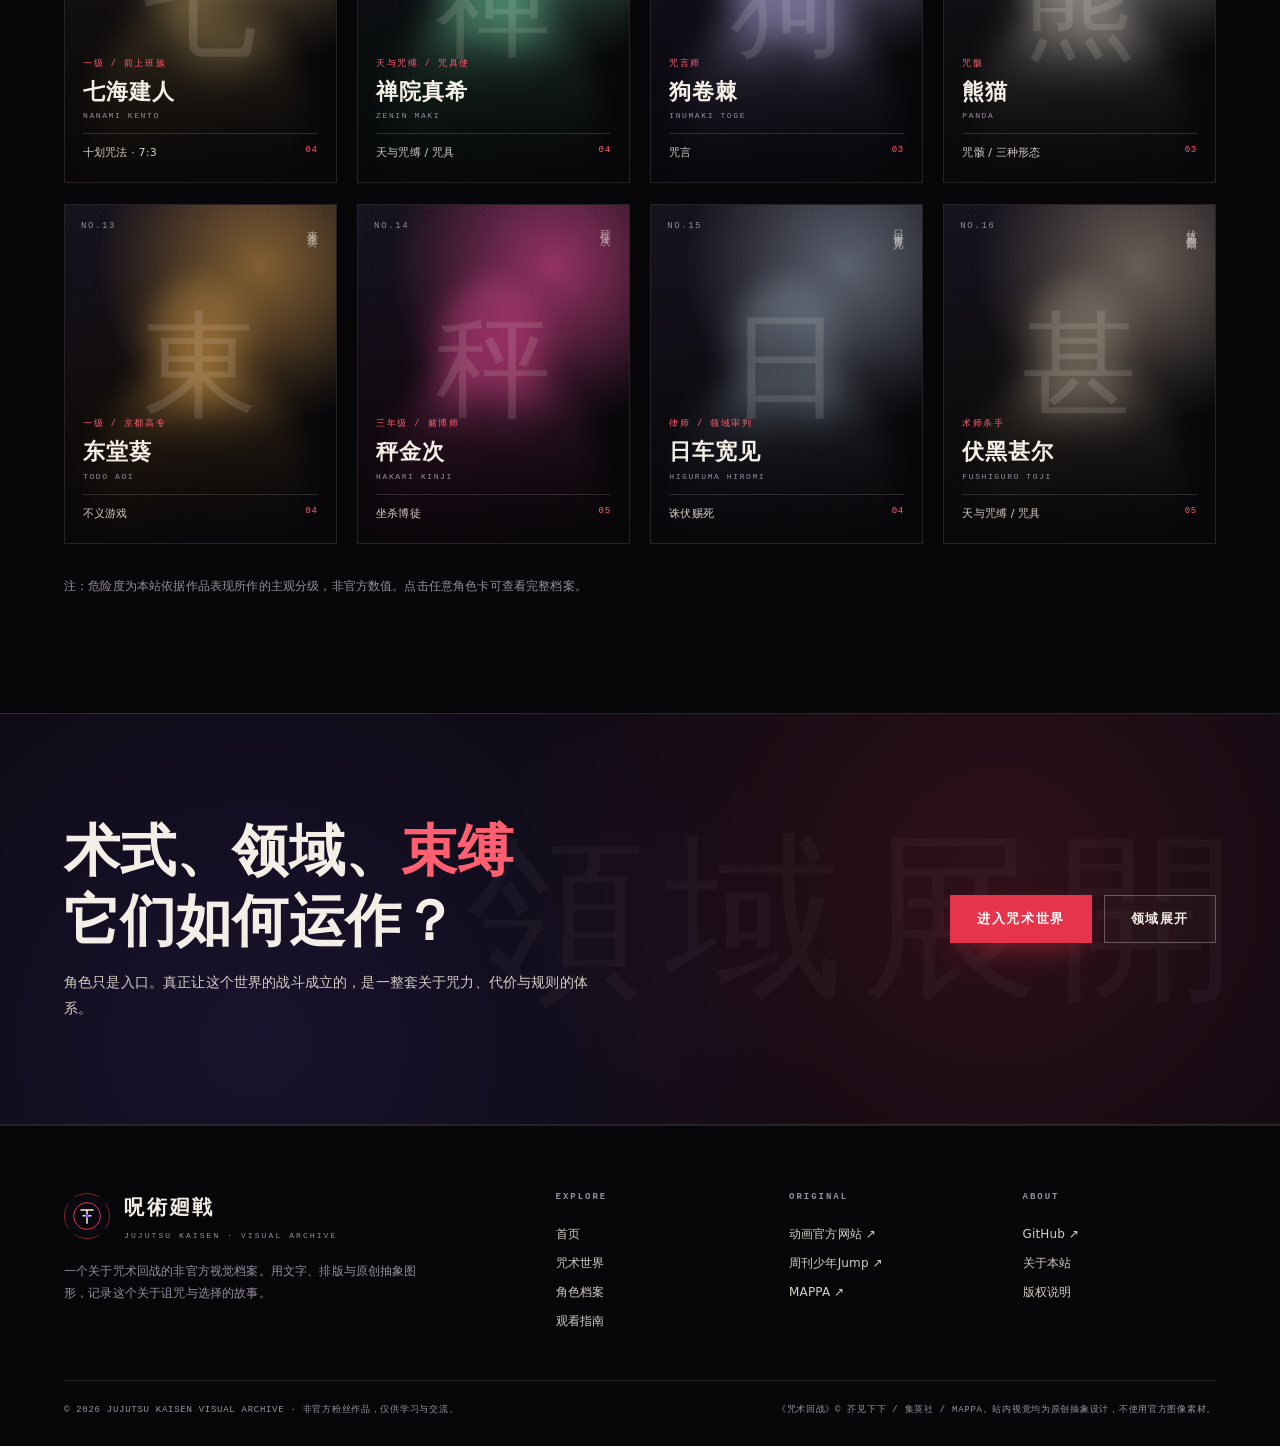
<file: characters.html>
<!DOCTYPE html>
<html lang="zh-CN">
<head>
<meta charset="utf-8">
<meta name="viewport" content="width=device-width, initial-scale=1">
<title>角色档案 · 咒术回战 | JUJUTSU KAISEN</title>
<meta name="description" content="咒术回战角色档案：虎杖悠仁、伏黑惠、钉崎野蔷薇、五条悟、乙骨忧太、两面宿傩等 16 位角色的身份、术式与领域展开。">
<meta name="theme-color" content="#070609">
<meta property="og:type" content="website">
<meta property="og:title" content="角色档案 · 咒术回战">
<meta property="og:description" content="16 位角色，16 种面对诅咒的方式。查看术式、领域与人物档案。">
<meta property="og:image" content="https://nins971197.github.io/jujutsu-kaisen/assets/img/og.png">
<link rel="canonical" href="https://nins971197.github.io/jujutsu-kaisen/characters.html">
<meta property="og:url" content="https://nins971197.github.io/jujutsu-kaisen/characters.html">
<link rel="icon" href="favicon.ico" sizes="64x64">
<link rel="icon" href="assets/img/favicon.svg" type="image/svg+xml">
<link rel="stylesheet" href="assets/css/style.css">
</head>
<body>
<a class="skip" href="#main">跳到主要内容</a>
<div class="bg-grid" aria-hidden="true"></div>
<div class="grain" aria-hidden="true"></div>
<div class="cursor-glow" aria-hidden="true"></div>
<div class="scroll-progress" aria-hidden="true"><span></span></div>

<header class="site-head" id="siteHead">
  <div class="head__inner">
    <a class="brand" href="index.html" aria-label="咒术回战 视觉档案 首页">
      <span class="brand__seal" aria-hidden="true">
        <svg viewBox="0 0 64 64"><rect width="64" height="64" rx="14" fill="#0b0910"/><circle cx="32" cy="32" r="22.5" fill="none" stroke="#e6344b" stroke-width="1.6"/><path d="M21 22h22M32 22v23M24.5 31.5h15" fill="none" stroke="#f4efe6" stroke-width="2.6"/><circle cx="32" cy="32" r="3.2" fill="#7d5cff"/></svg>
      </span>
      <span class="brand__text"><b>呪術廻戦</b><i>JUJUTSU KAISEN</i></span>
    </a>
    <nav class="nav" id="nav" aria-label="主导航">
      <a class="nav__link" href="index.html">首页</a>
      <a class="nav__link" href="world.html">咒术世界</a>
      <a class="nav__link is-active" href="characters.html" aria-current="page">角色档案</a>
      <a class="nav__link" href="watch.html">观看指南</a>
      <button class="btn btn--domain nav__domain" data-domain type="button">领域展开</button>
    </nav>
    <button class="burger" id="burger" type="button" aria-label="打开菜单" aria-expanded="false" aria-controls="nav"><span></span><span></span></button>
  </div>
</header>

<main id="main">
  <section class="page-hero" data-kanji="人">
    <div class="page-hero__inner">
      <nav class="crumb" aria-label="面包屑"><a href="index.html">首页</a><span>/</span><span>角色档案</span></nav>
      <h1 class="page-title">角色档案 <small>CHARACTER FILE</small></h1>
      <p class="page-lead">16 位角色，16 种面对诅咒的方式。有人把力量当作责任，有人把它当作答案，也有人只想在死之前，确认自己曾经活过。</p>
      <div class="page-meta">
        <span class="chip chip--red">16 CHARACTERS</span>
        <span class="chip">6 FACTIONS</span>
        <span class="chip">轻微剧透</span>
      </div>
    </div>
  </section>

  <section class="section section--tight">
    <div class="wrap">
      <div class="filters" data-filters>
        <div class="filter-group" role="group" aria-label="按阵营筛选">
          <button class="filter is-active" type="button" data-filter="all" aria-pressed="true">全部</button>
          <button class="filter" type="button" data-filter="tokyo" aria-pressed="false">东京高专</button>
          <button class="filter" type="button" data-filter="kyoto" aria-pressed="false">京都高专</button>
          <button class="filter" type="button" data-filter="special" aria-pressed="false">特级</button>
          <button class="filter" type="button" data-filter="curse" aria-pressed="false">诅咒方</button>
          <button class="filter" type="button" data-filter="other" aria-pressed="false">其他</button>
        </div>
        <p class="filter__count"><span data-char-count>16</span> / 16 位角色</p>
      </div>

      <div class="char-grid char-grid--page">
        <article class="char-card" id="yuji" tabindex="0" role="button" aria-label="查看 虎杖悠仁 档案"
          style="--c1:#e6344b;--c2:#2a0b12"
          data-name="虎杖悠仁" data-romaji="ITADORI YUJI" data-role="主角 / 宿傩容器"
          data-affil="东京都立咒术高专 · 一年级" data-tech="赤血操术 / 径庭拳 / 黑闪" data-domain="—"
          data-desc="为救同伴吞下宿傩手指的少年。以惊人的身体素质与纯粹的意志成为诅咒之王的容器。他的强大，来自不愿让任何人死去的执念。"
          data-quote="我不想后悔。" data-danger="4" data-kanji="虎" data-c1="#e6344b" data-c2="#2a0b12" data-tags="tokyo">
          <div class="char-card__visual">
            <span class="char-card__figure" aria-hidden="true"><i></i><b></b></span>
            <span class="char-card__kanji" aria-hidden="true">虎</span>
            <span class="char-card__index">NO.01</span>
            <span class="char-card__jp" aria-hidden="true">虎杖悠仁</span>
            <span class="char-card__more">OPEN FILE →</span>
            <div class="char-card__body">
              <p class="char-card__role">主角 / 宿傩容器</p>
              <h2 class="char-card__name">虎杖悠仁</h2>
              <p class="char-card__romaji">ITADORI YUJI</p>
              <p class="char-card__tech"><span>赤血操术 / 径庭拳</span><span>04</span></p>
            </div>
          </div>
        </article>

        <article class="char-card" id="megumi" tabindex="0" role="button" aria-label="查看 伏黑惠 档案"
          style="--c1:#4f6bff;--c2:#0a1024"
          data-name="伏黑惠" data-romaji="FUSHIGURO MEGUMI" data-role="一年级 / 十种影法术"
          data-affil="东京都立咒术高专 · 一年级" data-tech="十种影法术" data-domain="嵌合暗翳庭"
          data-desc="禅院家血统，十种影法术的继承者。以影子为媒介召唤式神，沉默、克制，却在关键时刻比谁都坚定。"
          data-quote="我要不平等地拯救他人。" data-danger="4" data-kanji="伏" data-c1="#4f6bff" data-c2="#0a1024" data-tags="tokyo">
          <div class="char-card__visual">
            <span class="char-card__figure" aria-hidden="true"><i></i><b></b></span>
            <span class="char-card__kanji" aria-hidden="true">伏</span>
            <span class="char-card__index">NO.02</span>
            <span class="char-card__jp" aria-hidden="true">伏黒恵</span>
            <span class="char-card__more">OPEN FILE →</span>
            <div class="char-card__body">
              <p class="char-card__role">一年级 / 十种影法术</p>
              <h2 class="char-card__name">伏黑惠</h2>
              <p class="char-card__romaji">FUSHIGURO MEGUMI</p>
              <p class="char-card__tech"><span>十种影法术</span><span>04</span></p>
            </div>
          </div>
        </article>

        <article class="char-card" id="nobara" tabindex="0" role="button" aria-label="查看 钉崎野蔷薇 档案"
          style="--c1:#ff7a3d;--c2:#24100a"
          data-name="钉崎野蔷薇" data-romaji="KUGISAKI NOBARA" data-role="一年级 / 刍灵咒法"
          data-affil="东京都立咒术高专 · 一年级" data-tech="刍灵咒法 / 共鸣 / 簪" data-domain="—"
          data-desc="来自乡下的咒术师，以锤、钉与稻草人作战。骄傲、直接，绝不把命运交给别人。"
          data-quote="我最喜欢自己了。" data-danger="3" data-kanji="釘" data-c1="#ff7a3d" data-c2="#24100a" data-tags="tokyo">
          <div class="char-card__visual">
            <span class="char-card__figure" aria-hidden="true"><i></i><b></b></span>
            <span class="char-card__kanji" aria-hidden="true">釘</span>
            <span class="char-card__index">NO.03</span>
            <span class="char-card__jp" aria-hidden="true">釘崎野薔薇</span>
            <span class="char-card__more">OPEN FILE →</span>
            <div class="char-card__body">
              <p class="char-card__role">一年级 / 刍灵咒法</p>
              <h2 class="char-card__name">钉崎野蔷薇</h2>
              <p class="char-card__romaji">KUGISAKI NOBARA</p>
              <p class="char-card__tech"><span>刍灵咒法</span><span>03</span></p>
            </div>
          </div>
        </article>

        <article class="char-card" id="gojo" tabindex="0" role="button" aria-label="查看 五条悟 档案"
          style="--c1:#7d5cff;--c2:#120a2a"
          data-name="五条悟" data-romaji="GOJO SATORU" data-role="特级 / 高专教师"
          data-affil="东京都立咒术高专 · 教师" data-tech="无下限咒术 / 六眼" data-domain="无量空处"
          data-desc="当代最强咒术师。六眼让他看穿咒力，无下限让他不可触及。玩世不恭的外表下，是彻底改变咒术界的野心。"
          data-quote="天上天下，唯我独尊。" data-danger="5" data-kanji="五" data-c1="#7d5cff" data-c2="#120a2a" data-tags="tokyo special">
          <div class="char-card__visual">
            <span class="char-card__figure" aria-hidden="true"><i></i><b></b></span>
            <span class="char-card__kanji" aria-hidden="true">五</span>
            <span class="char-card__index">NO.04</span>
            <span class="char-card__jp" aria-hidden="true">五条悟</span>
            <span class="char-card__more">OPEN FILE →</span>
            <div class="char-card__body">
              <p class="char-card__role">特级 / 高专教师</p>
              <h2 class="char-card__name">五条悟</h2>
              <p class="char-card__romaji">GOJO SATORU</p>
              <p class="char-card__tech"><span>无下限咒术 / 六眼</span><span>05</span></p>
            </div>
          </div>
        </article>

        <article class="char-card" id="yuta" tabindex="0" role="button" aria-label="查看 乙骨忧太 档案"
          style="--c1:#8be0ff;--c2:#0a1a22"
          data-name="乙骨忧太" data-romaji="OKKOTSU YUTA" data-role="特级 / 纯爱"
          data-affil="特级咒术师" data-tech="术式复制 / 里香" data-domain="真赝相爱"
          data-desc="被特级咒灵里香附身的少年。温柔而强大，在爱与诅咒之间选择守护。"
          data-quote="" data-danger="5" data-kanji="乙" data-c1="#8be0ff" data-c2="#0a1a22" data-tags="special">
          <div class="char-card__visual">
            <span class="char-card__figure" aria-hidden="true"><i></i><b></b></span>
            <span class="char-card__kanji" aria-hidden="true">乙</span>
            <span class="char-card__index">NO.05</span>
            <span class="char-card__jp" aria-hidden="true">乙骨憂太</span>
            <span class="char-card__more">OPEN FILE →</span>
            <div class="char-card__body">
              <p class="char-card__role">特级 / 纯爱</p>
              <h2 class="char-card__name">乙骨忧太</h2>
              <p class="char-card__romaji">OKKOTSU YUTA</p>
              <p class="char-card__tech"><span>术式复制 / 里香</span><span>05</span></p>
            </div>
          </div>
        </article>

        <article class="char-card" id="geto" tabindex="0" role="button" aria-label="查看 夏油杰 档案"
          style="--c1:#9b7b3c;--c2:#1a1206"
          data-name="夏油杰" data-romaji="GETO SUGURU" data-role="特级 / 诅咒师"
          data-affil="诅咒师（原东京高专）" data-tech="咒灵操术" data-domain="—"
          data-desc="曾与五条并肩的最强搭档。因为对人类的绝望，走上以咒灵清洗世界的道路。"
          data-quote="" data-danger="5" data-kanji="夏" data-c1="#9b7b3c" data-c2="#1a1206" data-tags="curse special">
          <div class="char-card__visual">
            <span class="char-card__figure" aria-hidden="true"><i></i><b></b></span>
            <span class="char-card__kanji" aria-hidden="true">夏</span>
            <span class="char-card__index">NO.06</span>
            <span class="char-card__jp" aria-hidden="true">夏油傑</span>
            <span class="char-card__more">OPEN FILE →</span>
            <div class="char-card__body">
              <p class="char-card__role">特级 / 诅咒师</p>
              <h2 class="char-card__name">夏油杰</h2>
              <p class="char-card__romaji">GETO SUGURU</p>
              <p class="char-card__tech"><span>咒灵操术</span><span>05</span></p>
            </div>
          </div>
        </article>

        <article class="char-card" id="sukuna" tabindex="0" role="button" aria-label="查看 两面宿傩 档案"
          style="--c1:#ff2d3f;--c2:#1a0508"
          data-name="两面宿傩" data-romaji="RYOMEN SUKUNA" data-role="诅咒之王"
          data-affil="诅咒之王 · 寄宿于虎杖体内" data-tech="解 / 捌 / 竈" data-domain="伏魔御厨子"
          data-desc="千年前的诅咒之王，寄宿于虎杖体内。以绝对的力量与恶意，蔑视一切。"
          data-quote="" data-danger="5" data-kanji="宿" data-c1="#ff2d3f" data-c2="#1a0508" data-tags="curse special">
          <div class="char-card__visual">
            <span class="char-card__figure" aria-hidden="true"><i></i><b></b></span>
            <span class="char-card__kanji" aria-hidden="true">宿</span>
            <span class="char-card__index">NO.07</span>
            <span class="char-card__jp" aria-hidden="true">両面宿儺</span>
            <span class="char-card__more">OPEN FILE →</span>
            <div class="char-card__body">
              <p class="char-card__role">诅咒之王</p>
              <h2 class="char-card__name">两面宿傩</h2>
              <p class="char-card__romaji">RYOMEN SUKUNA</p>
              <p class="char-card__tech"><span>解 / 捌 / 竈</span><span>05</span></p>
            </div>
          </div>
        </article>

        <article class="char-card" id="mahito" tabindex="0" role="button" aria-label="查看 真人 档案"
          style="--c1:#8fa9c9;--c2:#101318"
          data-name="真人" data-romaji="MAHITO" data-role="特级咒灵"
          data-affil="特级咒灵" data-tech="无为转变" data-domain="自闭圆顿裹"
          data-desc="由人类对人类的憎恶与恐惧诞生的特级咒灵。将灵魂捏成任意形状，享受玩弄人心。"
          data-quote="" data-danger="4" data-kanji="真" data-c1="#8fa9c9" data-c2="#101318" data-tags="curse special">
          <div class="char-card__visual">
            <span class="char-card__figure" aria-hidden="true"><i></i><b></b></span>
            <span class="char-card__kanji" aria-hidden="true">真</span>
            <span class="char-card__index">NO.08</span>
            <span class="char-card__jp" aria-hidden="true">真人</span>
            <span class="char-card__more">OPEN FILE →</span>
            <div class="char-card__body">
              <p class="char-card__role">特级咒灵</p>
              <h2 class="char-card__name">真人</h2>
              <p class="char-card__romaji">MAHITO</p>
              <p class="char-card__tech"><span>无为转变</span><span>04</span></p>
            </div>
          </div>
        </article>

        <article class="char-card" id="nanami" tabindex="0" role="button" aria-label="查看 七海建人 档案"
          style="--c1:#d8b26a;--c2:#1a1408"
          data-name="七海建人" data-romaji="NANAMI KENTO" data-role="一级 / 前上班族"
          data-affil="东京都立咒术高专 · 一级咒术师" data-tech="十划咒法 / 比率 7:3" data-domain="—"
          data-desc="前上班族，现一级咒术师。以 7:3 的比率制造弱点，冷静、可靠，是后辈最信赖的大人。"
          data-quote="劳动是狗屎。" data-danger="4" data-kanji="七" data-c1="#d8b26a" data-c2="#1a1408" data-tags="tokyo">
          <div class="char-card__visual">
            <span class="char-card__figure" aria-hidden="true"><i></i><b></b></span>
            <span class="char-card__kanji" aria-hidden="true">七</span>
            <span class="char-card__index">NO.09</span>
            <span class="char-card__jp" aria-hidden="true">七海建人</span>
            <span class="char-card__more">OPEN FILE →</span>
            <div class="char-card__body">
              <p class="char-card__role">一级 / 前上班族</p>
              <h2 class="char-card__name">七海建人</h2>
              <p class="char-card__romaji">NANAMI KENTO</p>
              <p class="char-card__tech"><span>十划咒法 · 7:3</span><span>04</span></p>
            </div>
          </div>
        </article>

        <article class="char-card" id="maki" tabindex="0" role="button" aria-label="查看 禅院真希 档案"
          style="--c1:#73d2a5;--c2:#08170f"
          data-name="禅院真希" data-romaji="ZENIN MAKI" data-role="天与咒缚 / 咒具使"
          data-affil="东京都立咒术高专 · 二年级" data-tech="天与咒缚 / 咒具" data-domain="—"
          data-desc="没有咒力的禅院家女儿。以肉体与咒具对抗咒术，向腐朽的家族证明自己。"
          data-quote="" data-danger="4" data-kanji="禅" data-c1="#73d2a5" data-c2="#08170f" data-tags="tokyo">
          <div class="char-card__visual">
            <span class="char-card__figure" aria-hidden="true"><i></i><b></b></span>
            <span class="char-card__kanji" aria-hidden="true">禅</span>
            <span class="char-card__index">NO.10</span>
            <span class="char-card__jp" aria-hidden="true">禅院真希</span>
            <span class="char-card__more">OPEN FILE →</span>
            <div class="char-card__body">
              <p class="char-card__role">天与咒缚 / 咒具使</p>
              <h2 class="char-card__name">禅院真希</h2>
              <p class="char-card__romaji">ZENIN MAKI</p>
              <p class="char-card__tech"><span>天与咒缚 / 咒具</span><span>04</span></p>
            </div>
          </div>
        </article>

        <article class="char-card" id="inumaki" tabindex="0" role="button" aria-label="查看 狗卷棘 档案"
          style="--c1:#c9c2ff;--c2:#12101f"
          data-name="狗卷棘" data-romaji="INUMAKI TOGE" data-role="咒言师"
          data-affil="东京都立咒术高专 · 二年级" data-tech="咒言" data-domain="—"
          data-desc="以语言为咒力的咒术师。为了避免误伤同伴，日常只用饭团馅料的名字交流。"
          data-quote="鲑鱼。" data-danger="3" data-kanji="狗" data-c1="#c9c2ff" data-c2="#12101f" data-tags="tokyo">
          <div class="char-card__visual">
            <span class="char-card__figure" aria-hidden="true"><i></i><b></b></span>
            <span class="char-card__kanji" aria-hidden="true">狗</span>
            <span class="char-card__index">NO.11</span>
            <span class="char-card__jp" aria-hidden="true">狗巻棘</span>
            <span class="char-card__more">OPEN FILE →</span>
            <div class="char-card__body">
              <p class="char-card__role">咒言师</p>
              <h2 class="char-card__name">狗卷棘</h2>
              <p class="char-card__romaji">INUMAKI TOGE</p>
              <p class="char-card__tech"><span>咒言</span><span>03</span></p>
            </div>
          </div>
        </article>

        <article class="char-card" id="panda" tabindex="0" role="button" aria-label="查看 熊猫 档案"
          style="--c1:#d9d4c8;--c2:#161513"
          data-name="熊猫" data-romaji="PANDA" data-role="咒骸"
          data-affil="东京都立咒术高专 · 二年级" data-tech="咒骸 / 三种形态" data-domain="—"
          data-desc="夜蛾正道制作的独立咒骸。外表是熊猫，内心是可靠的前辈，拥有多种形态。"
          data-quote="我是熊猫。" data-danger="3" data-kanji="熊" data-c1="#d9d4c8" data-c2="#161513" data-tags="tokyo">
          <div class="char-card__visual">
            <span class="char-card__figure" aria-hidden="true"><i></i><b></b></span>
            <span class="char-card__kanji" aria-hidden="true">熊</span>
            <span class="char-card__index">NO.12</span>
            <span class="char-card__jp" aria-hidden="true">熊猫</span>
            <span class="char-card__more">OPEN FILE →</span>
            <div class="char-card__body">
              <p class="char-card__role">咒骸</p>
              <h2 class="char-card__name">熊猫</h2>
              <p class="char-card__romaji">PANDA</p>
              <p class="char-card__tech"><span>咒骸 / 三种形态</span><span>03</span></p>
            </div>
          </div>
        </article>

        <article class="char-card" id="todo" tabindex="0" role="button" aria-label="查看 东堂葵 档案"
          style="--c1:#e0a24a;--c2:#1d1207"
          data-name="东堂葵" data-romaji="TODO AOI" data-role="一级 / 京都高专"
          data-affil="京都府立咒术高专 · 三年级" data-tech="不义游戏" data-domain="—"
          data-desc="京都高专的咒术师，以拍手交换位置的「不义游戏」作战。热血、直接，把虎杖视为挚友。"
          data-quote="你是我最好的朋友。" data-danger="4" data-kanji="東" data-c1="#e0a24a" data-c2="#1d1207" data-tags="kyoto">
          <div class="char-card__visual">
            <span class="char-card__figure" aria-hidden="true"><i></i><b></b></span>
            <span class="char-card__kanji" aria-hidden="true">東</span>
            <span class="char-card__index">NO.13</span>
            <span class="char-card__jp" aria-hidden="true">東堂葵</span>
            <span class="char-card__more">OPEN FILE →</span>
            <div class="char-card__body">
              <p class="char-card__role">一级 / 京都高专</p>
              <h2 class="char-card__name">东堂葵</h2>
              <p class="char-card__romaji">TODO AOI</p>
              <p class="char-card__tech"><span>不义游戏</span><span>04</span></p>
            </div>
          </div>
        </article>

        <article class="char-card" id="hakari" tabindex="0" role="button" aria-label="查看 秤金次 档案"
          style="--c1:#ff4fa3;--c2:#200a17"
          data-name="秤金次" data-romaji="HAKARI KINJI" data-role="三年级 / 赌博师"
          data-affil="东京都立咒术高专 · 三年级" data-tech="坐杀博徒" data-domain="坐杀博徒"
          data-desc="被停学的三年级生，打架与赌博的天才。领域内的中奖，让他近乎不死。"
          data-quote="" data-danger="5" data-kanji="秤" data-c1="#ff4fa3" data-c2="#200a17" data-tags="tokyo">
          <div class="char-card__visual">
            <span class="char-card__figure" aria-hidden="true"><i></i><b></b></span>
            <span class="char-card__kanji" aria-hidden="true">秤</span>
            <span class="char-card__index">NO.14</span>
            <span class="char-card__jp" aria-hidden="true">秤金次</span>
            <span class="char-card__more">OPEN FILE →</span>
            <div class="char-card__body">
              <p class="char-card__role">三年级 / 赌博师</p>
              <h2 class="char-card__name">秤金次</h2>
              <p class="char-card__romaji">HAKARI KINJI</p>
              <p class="char-card__tech"><span>坐杀博徒</span><span>05</span></p>
            </div>
          </div>
        </article>

        <article class="char-card" id="higuruma" tabindex="0" role="button" aria-label="查看 日车宽见 档案"
          style="--c1:#9aa7b8;--c2:#0d1117"
          data-name="日车宽见" data-romaji="HIGURUMA HIROMI" data-role="律师 / 领域审判"
          data-affil="咒术师 · 原律师" data-tech="诛伏赐死" data-domain="诛伏赐死"
          data-desc="曾为被告辩护的律师，在死灭回游中觉醒术式。以法庭为领域，审判罪恶。"
          data-quote="" data-danger="4" data-kanji="日" data-c1="#9aa7b8" data-c2="#0d1117" data-tags="other">
          <div class="char-card__visual">
            <span class="char-card__figure" aria-hidden="true"><i></i><b></b></span>
            <span class="char-card__kanji" aria-hidden="true">日</span>
            <span class="char-card__index">NO.15</span>
            <span class="char-card__jp" aria-hidden="true">日車寛見</span>
            <span class="char-card__more">OPEN FILE →</span>
            <div class="char-card__body">
              <p class="char-card__role">律师 / 领域审判</p>
              <h2 class="char-card__name">日车宽见</h2>
              <p class="char-card__romaji">HIGURUMA HIROMI</p>
              <p class="char-card__tech"><span>诛伏赐死</span><span>04</span></p>
            </div>
          </div>
        </article>

        <article class="char-card" id="toji" tabindex="0" role="button" aria-label="查看 伏黑甚尔 档案"
          style="--c1:#b0a08a;--c2:#16120c"
          data-name="伏黑甚尔" data-romaji="FUSHIGURO TOJI" data-role="术师杀手"
          data-affil="术师杀手 · 伏黑惠之父" data-tech="天与咒缚 / 咒具" data-domain="—"
          data-desc="完全舍弃咒力的男人，以极致的肉体与咒具猎杀咒术师。伏黑惠的父亲。"
          data-quote="" data-danger="5" data-kanji="甚" data-c1="#b0a08a" data-c2="#16120c" data-tags="other">
          <div class="char-card__visual">
            <span class="char-card__figure" aria-hidden="true"><i></i><b></b></span>
            <span class="char-card__kanji" aria-hidden="true">甚</span>
            <span class="char-card__index">NO.16</span>
            <span class="char-card__jp" aria-hidden="true">伏黒甚爾</span>
            <span class="char-card__more">OPEN FILE →</span>
            <div class="char-card__body">
              <p class="char-card__role">术师杀手</p>
              <h2 class="char-card__name">伏黑甚尔</h2>
              <p class="char-card__romaji">FUSHIGURO TOJI</p>
              <p class="char-card__tech"><span>天与咒缚 / 咒具</span><span>05</span></p>
            </div>
          </div>
        </article>
      </div>
      <p class="empty-note" data-empty hidden>此筛选下暂无角色。</p>
      <p style="margin-top: 32px; font-size: 11.5px; color: var(--muted); line-height: 1.9;">注：危险度为本站依据作品表现所作的主观分级，非官方数值。点击任意角色卡可查看完整档案。</p>
    </div>
  </section>

  <section class="cta">
    <div class="cta__inner">
      <span class="cta__jp" aria-hidden="true">領域展開</span>
      <div>
        <h2>术式、领域、<em>束缚</em><br>它们如何运作？</h2>
        <p>角色只是入口。真正让这个世界的战斗成立的，是一整套关于咒力、代价与规则的体系。</p>
      </div>
      <div class="cta__actions">
        <a class="btn btn--primary" href="world.html">进入咒术世界</a>
        <button class="btn btn--ghost" data-domain type="button">领域展开</button>
      </div>
    </div>
  </section>
</main>

<footer class="site-foot">
  <div class="foot__inner">
    <div class="foot__top">
      <div class="foot__brand-col">
        <div class="foot__brand">
          <span class="brand__seal" aria-hidden="true">
            <svg viewBox="0 0 64 64"><rect width="64" height="64" rx="14" fill="#0b0910"/><circle cx="32" cy="32" r="22.5" fill="none" stroke="#e6344b" stroke-width="1.6"/><path d="M21 22h22M32 22v23M24.5 31.5h15" fill="none" stroke="#f4efe6" stroke-width="2.6"/><circle cx="32" cy="32" r="3.2" fill="#7d5cff"/></svg>
          </span>
          <div><b>呪術廻戦</b><i>JUJUTSU KAISEN · VISUAL ARCHIVE</i></div>
        </div>
        <p class="foot__desc">一个关于咒术回战的非官方视觉档案。用文字、排版与原创抽象图形，记录这个关于诅咒与选择的故事。</p>
      </div>
      <div class="foot__col">
        <h4>Explore</h4>
        <a href="index.html">首页</a>
        <a href="world.html">咒术世界</a>
        <a href="characters.html">角色档案</a>
        <a href="watch.html">观看指南</a>
      </div>
      <div class="foot__col">
        <h4>Original</h4>
        <a href="https://jujutsukaisen.jp/" target="_blank" rel="noopener noreferrer">动画官方网站 ↗</a>
        <a href="https://www.shonenjump.com/" target="_blank" rel="noopener noreferrer">周刊少年Jump ↗</a>
        <a href="https://mappa.co.jp/" target="_blank" rel="noopener noreferrer">MAPPA ↗</a>
      </div>
      <div class="foot__col">
        <h4>About</h4>
        <a href="https://github.com/nins971197" target="_blank" rel="noopener noreferrer">GitHub ↗</a>
        <a href="index.html#prologue">关于本站</a>
        <a href="watch.html">版权说明</a>
      </div>
    </div>
    <div class="foot__bottom">
      <p>© <span data-year>2026</span> JUJUTSU KAISEN VISUAL ARCHIVE · 非官方粉丝作品，仅供学习与交流。</p>
      <p>《咒术回战》© 芥见下下 / 集英社 / MAPPA。站内视觉均为原创抽象设计，不使用官方图像素材。</p>
    </div>
  </div>
</footer>

<!-- Character modal -->
<div class="modal" id="charModal" role="dialog" aria-modal="true" aria-labelledby="mName" aria-hidden="true">
  <div class="modal__backdrop" data-close></div>
  <div class="modal__panel">
    <button class="modal__close" type="button" aria-label="关闭档案"></button>
    <div class="modal__visual">
      <span class="modal__kanji" aria-hidden="true">虎</span>
      <span class="modal__visual-label">CHARACTER FILE · 呪術廻戦</span>
    </div>
    <div class="modal__body">
      <p class="modal__role" id="mRole">主角 / 宿傩容器</p>
      <h2 class="modal__name" id="mName">虎杖悠仁</h2>
      <p class="modal__romaji" id="mRomaji">ITADORI YUJI</p>
      <p class="modal__desc" id="mDesc"></p>
      <dl class="modal__data">
        <div><dt>所属</dt><dd id="mAffil">—</dd></div>
        <div><dt>术式</dt><dd id="mTech">—</dd></div>
        <div><dt>领域</dt><dd id="mDomain">—</dd></div>
        <div><dt>危险度</dt><dd><span class="danger" id="mDanger" aria-label="危险度"></span></dd></div>
      </dl>
      <blockquote class="modal__quote" id="mQuote"></blockquote>
    </div>
  </div>
</div>

<div class="domain" id="domain" role="dialog" aria-modal="true" aria-labelledby="domainTitle" aria-hidden="true">
  <div class="domain__glow" aria-hidden="true"></div>
  <div class="domain__rings" aria-hidden="true"></div>
  <div class="domain__ticks" aria-hidden="true"></div>
  <div class="domain__text">
    <p class="domain__jp" id="domainTitle">領域展開</p>
    <p class="domain__name" id="domainName">無量空處</p>
  </div>
  <button class="domain__close" type="button">CLICK TO CLOSE · 关闭</button>
</div>

<script src="assets/js/site.js" defer></script>
</body>
</html>
</file>
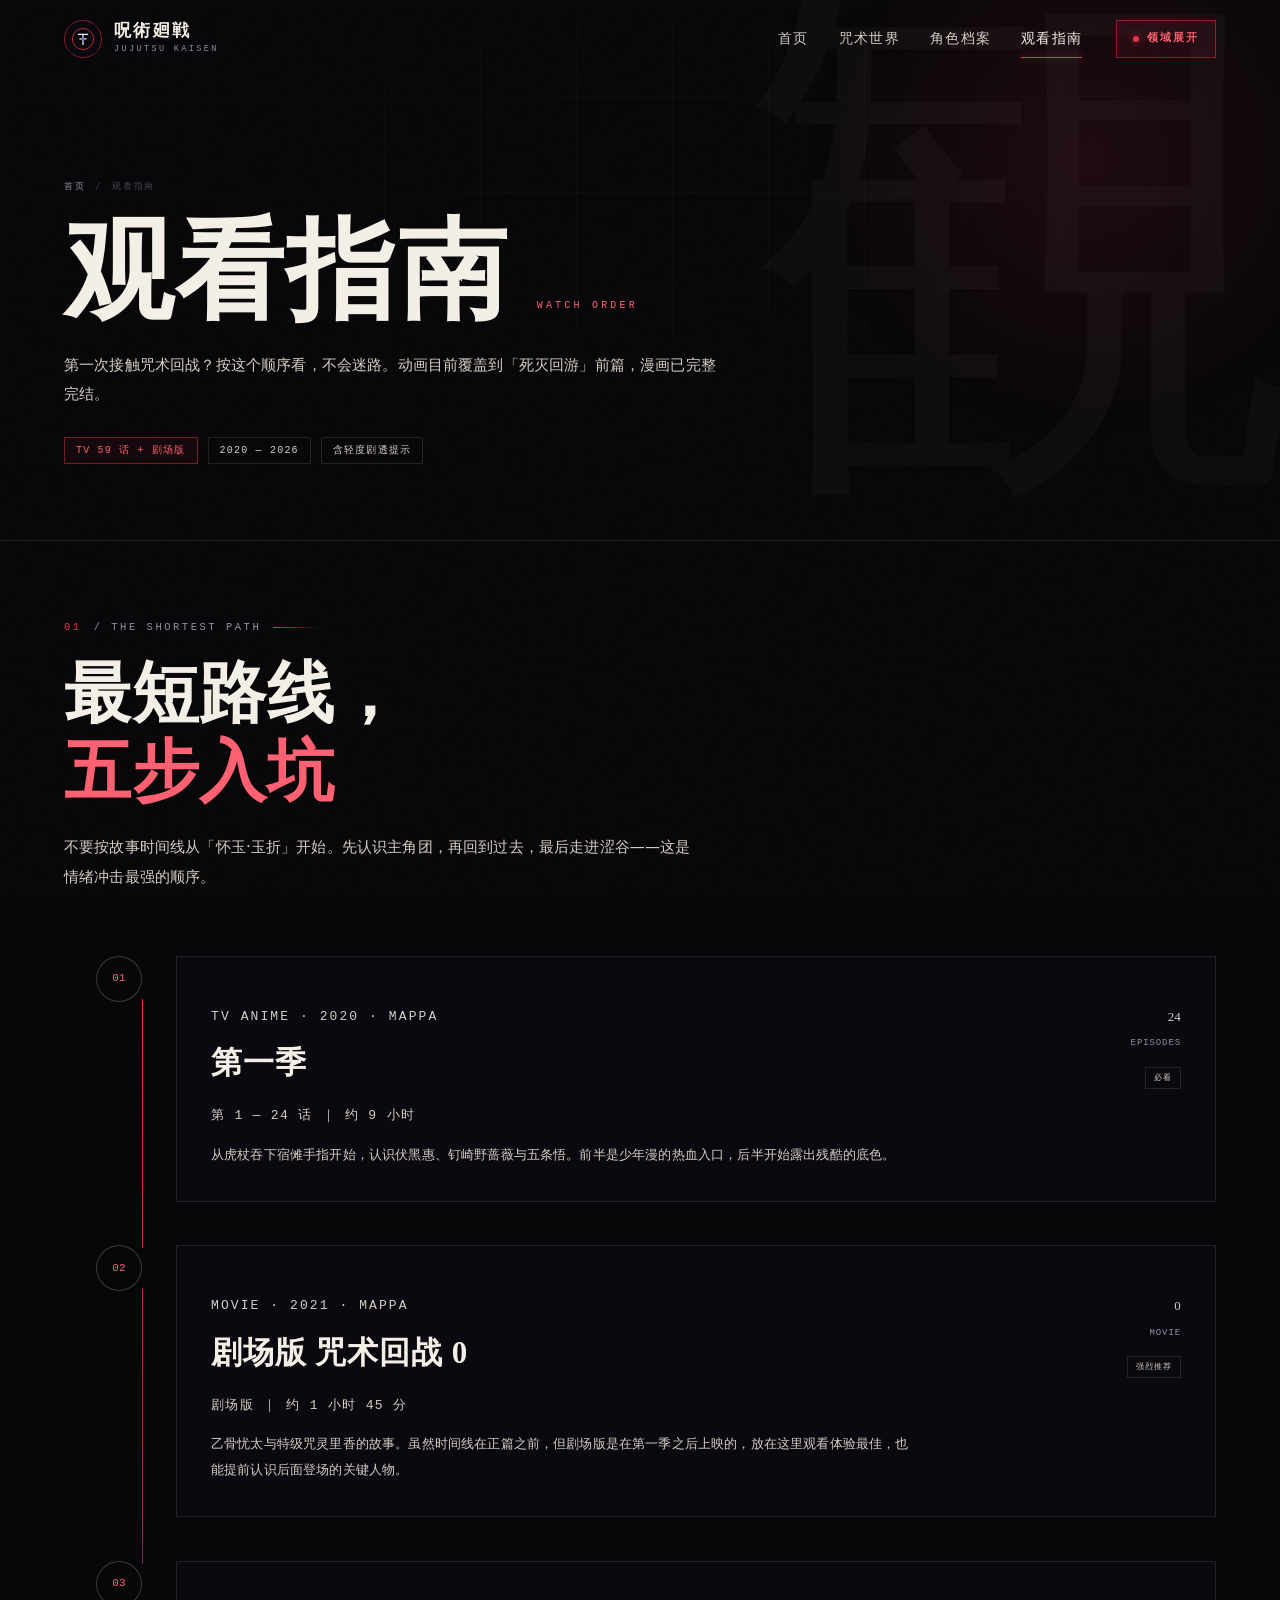
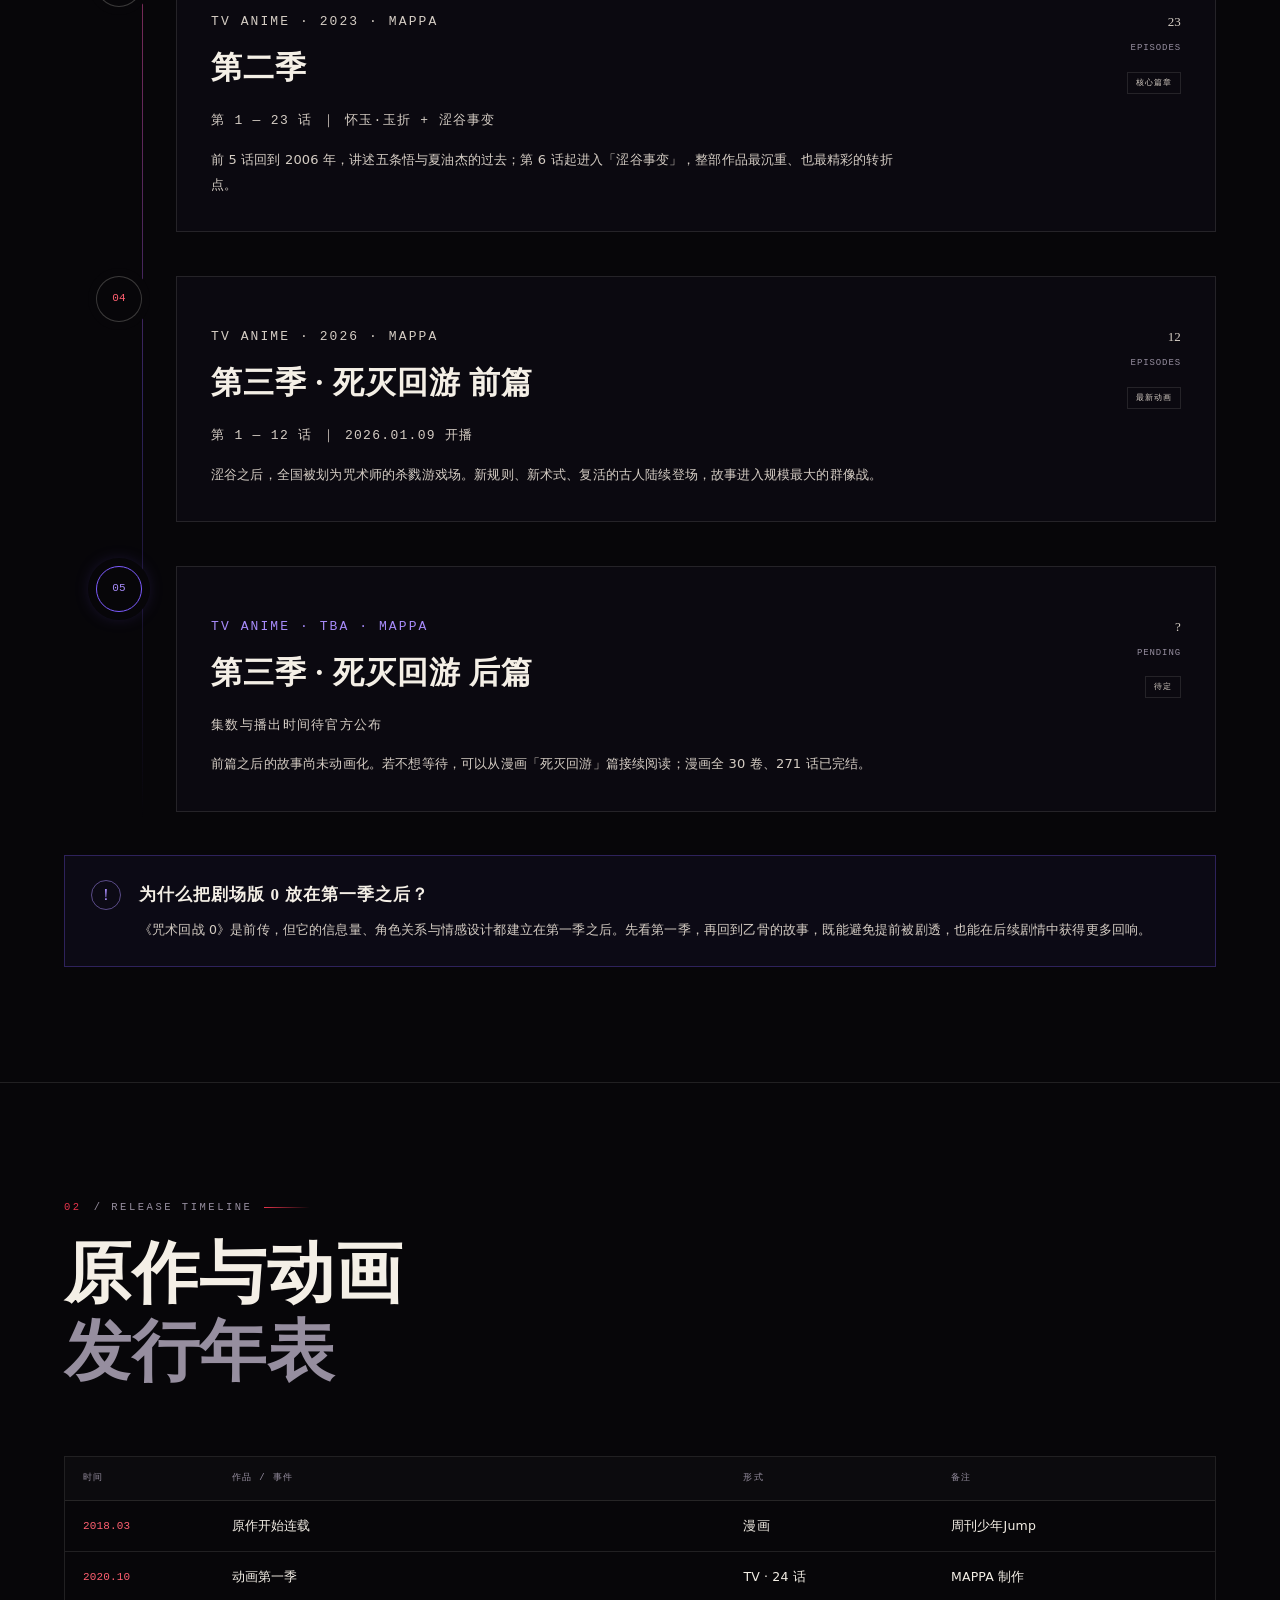
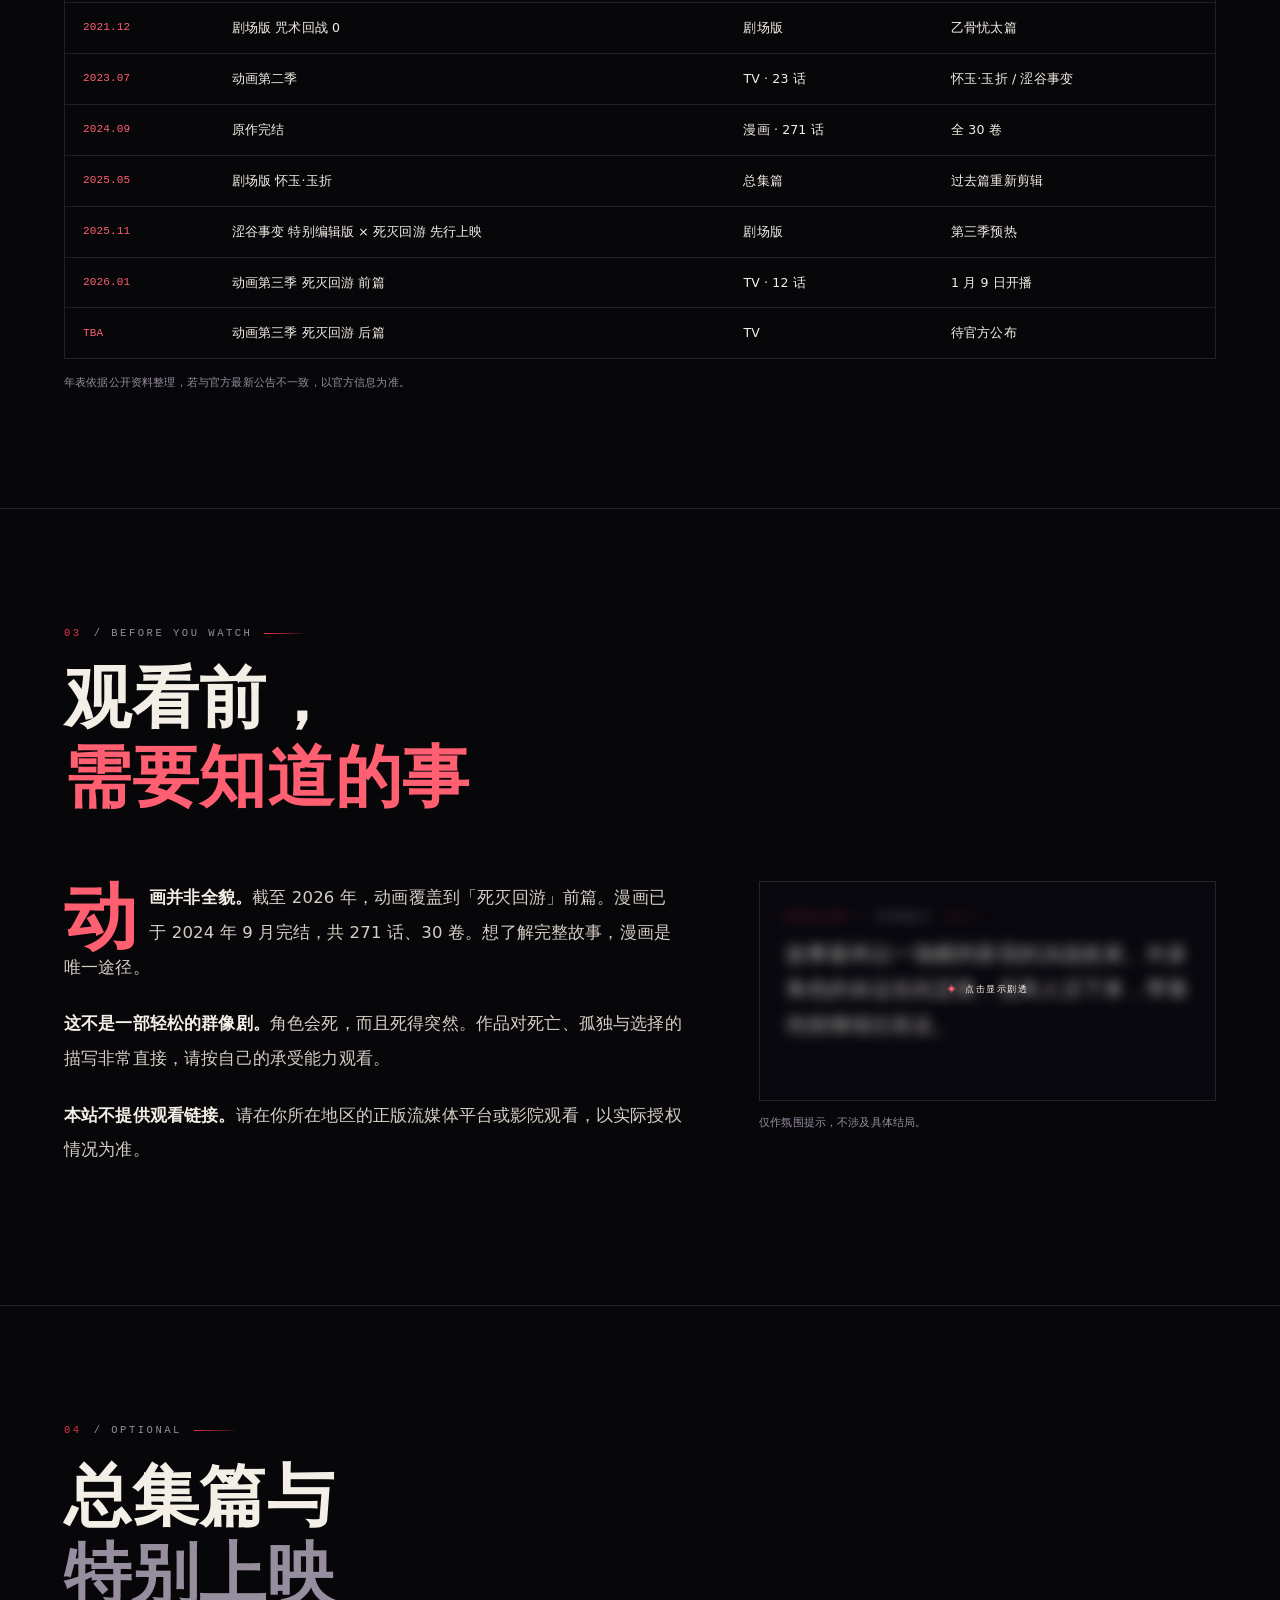
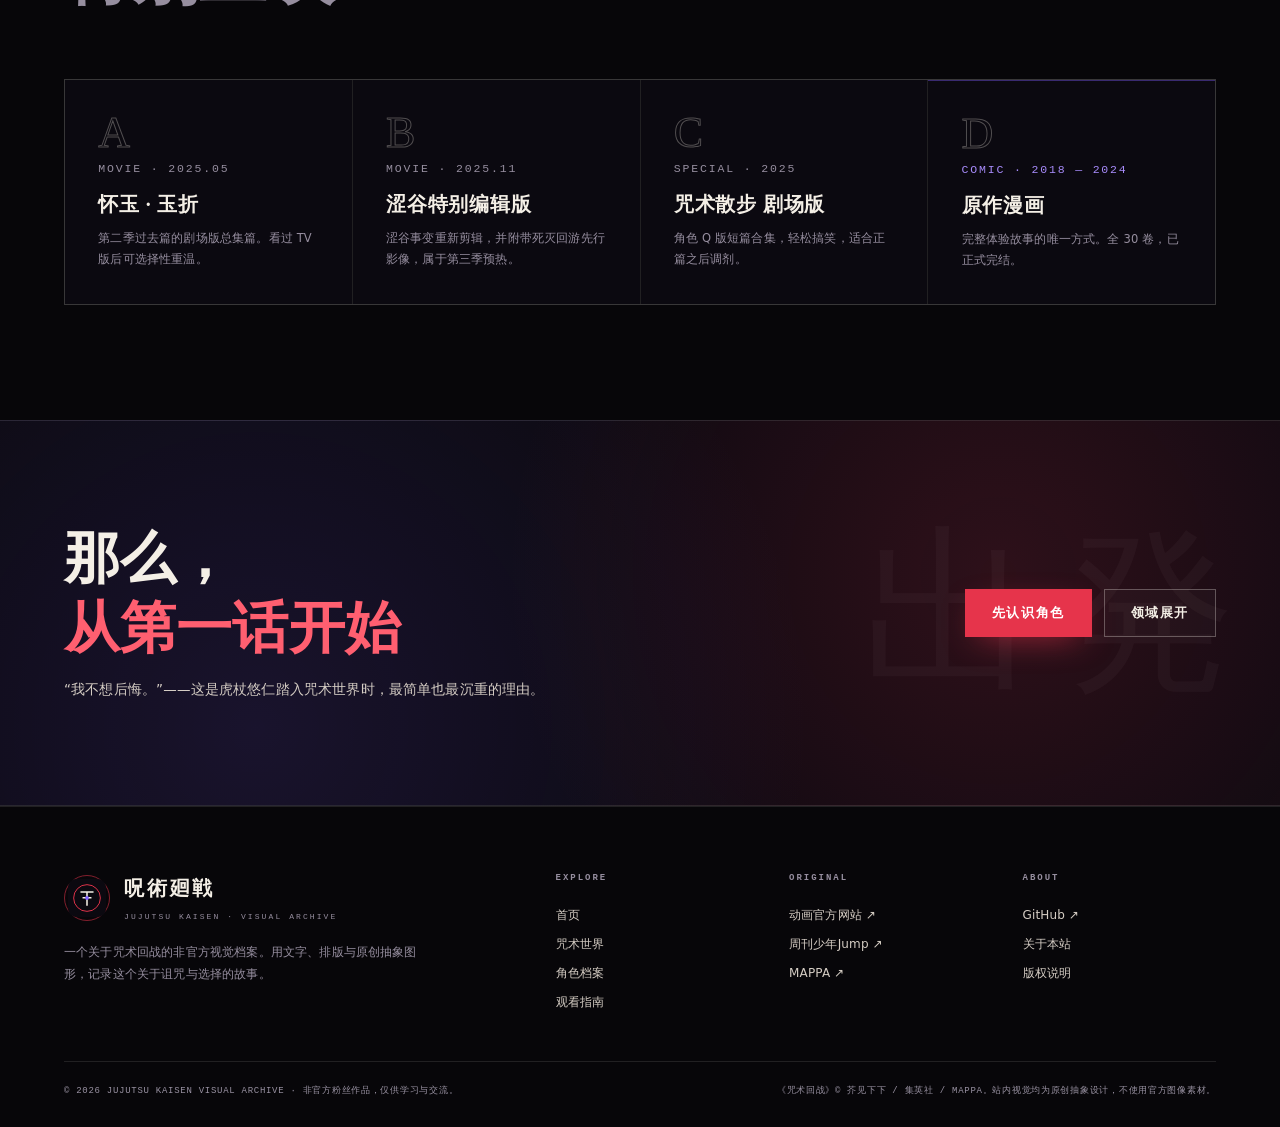
<file: watch.html>
<!DOCTYPE html>
<html lang="zh-CN">
<head>
<meta charset="utf-8">
<meta name="viewport" content="width=device-width, initial-scale=1">
<title>观看指南 · 咒术回战 | JUJUTSU KAISEN</title>
<meta name="description" content="咒术回战动画观看顺序：第一季、剧场版 0、第二季、死灭回游前篇，以及漫画与剧场版上映年表。">
<meta name="theme-color" content="#070609">
<meta property="og:type" content="website">
<meta property="og:title" content="观看指南 · 咒术回战">
<meta property="og:description" content="第一次接触咒术回战？按这个顺序看，不会迷路。">
<meta property="og:image" content="https://nins971197.github.io/jujutsu-kaisen/assets/img/og.png">
<link rel="canonical" href="https://nins971197.github.io/jujutsu-kaisen/watch.html">
<meta property="og:url" content="https://nins971197.github.io/jujutsu-kaisen/watch.html">
<link rel="icon" href="favicon.ico" sizes="64x64">
<link rel="icon" href="assets/img/favicon.svg" type="image/svg+xml">
<link rel="stylesheet" href="assets/css/style.css">
</head>
<body>
<a class="skip" href="#main">跳到主要内容</a>
<div class="bg-grid" aria-hidden="true"></div>
<div class="grain" aria-hidden="true"></div>
<div class="cursor-glow" aria-hidden="true"></div>
<div class="scroll-progress" aria-hidden="true"><span></span></div>

<header class="site-head" id="siteHead">
  <div class="head__inner">
    <a class="brand" href="index.html" aria-label="咒术回战 视觉档案 首页">
      <span class="brand__seal" aria-hidden="true">
        <svg viewBox="0 0 64 64"><rect width="64" height="64" rx="14" fill="#0b0910"/><circle cx="32" cy="32" r="22.5" fill="none" stroke="#e6344b" stroke-width="1.6"/><path d="M21 22h22M32 22v23M24.5 31.5h15" fill="none" stroke="#f4efe6" stroke-width="2.6"/><circle cx="32" cy="32" r="3.2" fill="#7d5cff"/></svg>
      </span>
      <span class="brand__text"><b>呪術廻戦</b><i>JUJUTSU KAISEN</i></span>
    </a>
    <nav class="nav" id="nav" aria-label="主导航">
      <a class="nav__link" href="index.html">首页</a>
      <a class="nav__link" href="world.html">咒术世界</a>
      <a class="nav__link" href="characters.html">角色档案</a>
      <a class="nav__link is-active" href="watch.html" aria-current="page">观看指南</a>
      <button class="btn btn--domain nav__domain" data-domain type="button">领域展开</button>
    </nav>
    <button class="burger" id="burger" type="button" aria-label="打开菜单" aria-expanded="false" aria-controls="nav"><span></span><span></span></button>
  </div>
</header>

<main id="main">
  <section class="page-hero" data-kanji="観">
    <div class="page-hero__inner">
      <nav class="crumb" aria-label="面包屑"><a href="index.html">首页</a><span>/</span><span>观看指南</span></nav>
      <h1 class="page-title">观看指南 <small>WATCH ORDER</small></h1>
      <p class="page-lead">第一次接触咒术回战？按这个顺序看，不会迷路。动画目前覆盖到「死灭回游」前篇，漫画已完整完结。</p>
      <div class="page-meta">
        <span class="chip chip--red">TV 59 话 + 剧场版</span>
        <span class="chip">2020 — 2026</span>
        <span class="chip">含轻度剧透提示</span>
      </div>
    </div>
  </section>

  <section class="section section--tight">
    <div class="wrap">
      <div class="sec-head" data-reveal>
        <p class="sec-index"><span>01</span> / THE SHORTEST PATH</p>
        <h2 class="sec-title">最短路线，<br><em>五步入坑</em></h2>
        <p class="sec-lead">不要按故事时间线从「怀玉·玉折」开始。先认识主角团，再回到过去，最后走进涩谷——这是情绪冲击最强的顺序。</p>
      </div>

      <div class="watch-list">
        <article class="watch-item" data-reveal>
          <div class="watch-item__num">01</div>
          <div class="watch-item__card">
            <div>
              <p class="watch-item__meta">TV ANIME · 2020 · MAPPA</p>
              <h3>第一季</h3>
              <p class="watch-item__sub">第 1 — 24 话 ｜ 约 9 小时</p>
              <p>从虎杖吞下宿傩手指开始，认识伏黑惠、钉崎野蔷薇与五条悟。前半是少年漫的热血入口，后半开始露出残酷的底色。</p>
            </div>
            <div class="watch-item__aside">
              <p class="watch-item__eps">24<small>EPISODES</small></p>
              <span class="watch-item__tag">必看</span>
            </div>
          </div>
        </article>

        <article class="watch-item" data-reveal>
          <div class="watch-item__num">02</div>
          <div class="watch-item__card">
            <div>
              <p class="watch-item__meta">MOVIE · 2021 · MAPPA</p>
              <h3>剧场版 咒术回战 0</h3>
              <p class="watch-item__sub">剧场版 ｜ 约 1 小时 45 分</p>
              <p>乙骨忧太与特级咒灵里香的故事。虽然时间线在正篇之前，但剧场版是在第一季之后上映的，放在这里观看体验最佳，也能提前认识后面登场的关键人物。</p>
            </div>
            <div class="watch-item__aside">
              <p class="watch-item__eps">0<small>MOVIE</small></p>
              <span class="watch-item__tag">强烈推荐</span>
            </div>
          </div>
        </article>

        <article class="watch-item" data-reveal>
          <div class="watch-item__num">03</div>
          <div class="watch-item__card">
            <div>
              <p class="watch-item__meta">TV ANIME · 2023 · MAPPA</p>
              <h3>第二季</h3>
              <p class="watch-item__sub">第 1 — 23 话 ｜ 怀玉·玉折 + 涩谷事变</p>
              <p>前 5 话回到 2006 年，讲述五条悟与夏油杰的过去；第 6 话起进入「涩谷事变」，整部作品最沉重、也最精彩的转折点。</p>
            </div>
            <div class="watch-item__aside">
              <p class="watch-item__eps">23<small>EPISODES</small></p>
              <span class="watch-item__tag">核心篇章</span>
            </div>
          </div>
        </article>

        <article class="watch-item" data-reveal>
          <div class="watch-item__num">04</div>
          <div class="watch-item__card">
            <div>
              <p class="watch-item__meta">TV ANIME · 2026 · MAPPA</p>
              <h3>第三季 · 死灭回游 前篇</h3>
              <p class="watch-item__sub">第 1 — 12 话 ｜ 2026.01.09 开播</p>
              <p>涩谷之后，全国被划为咒术师的杀戮游戏场。新规则、新术式、复活的古人陆续登场，故事进入规模最大的群像战。</p>
            </div>
            <div class="watch-item__aside">
              <p class="watch-item__eps">12<small>EPISODES</small></p>
              <span class="watch-item__tag">最新动画</span>
            </div>
          </div>
        </article>

        <article class="watch-item is-next" data-reveal>
          <div class="watch-item__num">05</div>
          <div class="watch-item__card">
            <div>
              <p class="watch-item__meta">TV ANIME · TBA · MAPPA</p>
              <h3>第三季 · 死灭回游 后篇</h3>
              <p class="watch-item__sub">集数与播出时间待官方公布</p>
              <p>前篇之后的故事尚未动画化。若不想等待，可以从漫画「死灭回游」篇接续阅读；漫画全 30 卷、271 话已完结。</p>
            </div>
            <div class="watch-item__aside">
              <p class="watch-item__eps">?<small>PENDING</small></p>
              <span class="watch-item__tag">待定</span>
            </div>
          </div>
        </article>
      </div>

      <div class="note-box" data-reveal>
        <span class="note-box__icon" aria-hidden="true">！</span>
        <div>
          <h3>为什么把剧场版 0 放在第一季之后？</h3>
          <p>《咒术回战 0》是前传，但它的信息量、角色关系与情感设计都建立在第一季之后。先看第一季，再回到乙骨的故事，既能避免提前被剧透，也能在后续剧情中获得更多回响。</p>
        </div>
      </div>
    </div>
  </section>

  <section class="section section--line">
    <div class="wrap">
      <div class="sec-head" data-reveal>
        <p class="sec-index"><span>02</span> / RELEASE TIMELINE</p>
        <h2 class="sec-title">原作与动画<br><span class="thin">发行年表</span></h2>
      </div>
      <div class="data-table-wrap" data-reveal>
        <table class="data-table">
          <thead><tr><th>时间</th><th>作品 / 事件</th><th>形式</th><th>备注</th></tr></thead>
          <tbody>
            <tr><td>2018.03</td><td>原作开始连载</td><td>漫画</td><td>周刊少年Jump</td></tr>
            <tr><td>2020.10</td><td>动画第一季</td><td>TV · 24 话</td><td>MAPPA 制作</td></tr>
            <tr><td>2021.12</td><td>剧场版 咒术回战 0</td><td>剧场版</td><td>乙骨忧太篇</td></tr>
            <tr><td>2023.07</td><td>动画第二季</td><td>TV · 23 话</td><td>怀玉·玉折 / 涩谷事变</td></tr>
            <tr><td>2024.09</td><td>原作完结</td><td>漫画 · 271 话</td><td>全 30 卷</td></tr>
            <tr><td>2025.05</td><td>剧场版 怀玉·玉折</td><td>总集篇</td><td>过去篇重新剪辑</td></tr>
            <tr><td>2025.11</td><td>涩谷事变 特别编辑版 × 死灭回游 先行上映</td><td>剧场版</td><td>第三季预热</td></tr>
            <tr><td>2026.01</td><td>动画第三季 死灭回游 前篇</td><td>TV · 12 话</td><td>1 月 9 日开播</td></tr>
            <tr><td>TBA</td><td>动画第三季 死灭回游 后篇</td><td>TV</td><td>待官方公布</td></tr>
          </tbody>
        </table>
      </div>
      <p style="margin-top: 14px; font-size: 11px; color: var(--muted);">年表依据公开资料整理，若与官方最新公告不一致，以官方信息为准。</p>
    </div>
  </section>

  <section class="section section--line">
    <div class="wrap">
      <div class="sec-head" data-reveal>
        <p class="sec-index"><span>03</span> / BEFORE YOU WATCH</p>
        <h2 class="sec-title">观看前，<br><em>需要知道的事</em></h2>
      </div>
      <div class="intro-grid">
        <div class="prose" data-reveal>
          <p><strong>动画并非全貌。</strong>截至 2026 年，动画覆盖到「死灭回游」前篇。漫画已于 2024 年 9 月完结，共 271 话、30 卷。想了解完整故事，漫画是唯一途径。</p>
          <p><strong>这不是一部轻松的群像剧。</strong>角色会死，而且死得突然。作品对死亡、孤独与选择的描写非常直接，请按自己的承受能力观看。</p>
          <p><strong>本站不提供观看链接。</strong>请在你所在地区的正版流媒体平台或影院观看，以实际授权情况为准。</p>
        </div>
        <div data-reveal data-reveal-delay="1">
          <div class="spoiler" style="min-height: 220px; border: 1px solid var(--line); background: var(--ink-2); padding: 26px;">
            <div class="spoiler__content">
              <p class="sec-index" style="margin-bottom: 10px;"><span>SPOILER</span> / 结局提示</p>
              <p style="font-family: var(--font-display); font-size: 21px; line-height: 1.7;">故事最终以一场横跨新宿的决战收束。许多角色的命运在此定格，也有人活下来，带着伤痕继续往前走。</p>
            </div>
            <button class="spoiler__btn" type="button" aria-expanded="false">点击显示剧透</button>
          </div>
          <p style="margin-top: 12px; font-size: 10.5px; color: var(--muted);">仅作氛围提示，不涉及具体结局。</p>
        </div>
      </div>
    </div>
  </section>

  <section class="section section--line">
    <div class="wrap">
      <div class="sec-head" data-reveal>
        <p class="sec-index"><span>04</span> / OPTIONAL</p>
        <h2 class="sec-title">总集篇与<br><span class="thin">特别上映</span></h2>
      </div>
      <div class="watch-strip">
        <article class="watch-step" data-reveal>
          <span class="watch-step__num">A</span>
          <p class="watch-step__meta">MOVIE · 2025.05</p>
          <h3>怀玉 · 玉折</h3>
          <p>第二季过去篇的剧场版总集篇。看过 TV 版后可选择性重温。</p>
        </article>
        <article class="watch-step" data-reveal data-reveal-delay="1">
          <span class="watch-step__num">B</span>
          <p class="watch-step__meta">MOVIE · 2025.11</p>
          <h3>涩谷特别编辑版</h3>
          <p>涩谷事变重新剪辑，并附带死灭回游先行影像，属于第三季预热。</p>
        </article>
        <article class="watch-step" data-reveal data-reveal-delay="2">
          <span class="watch-step__num">C</span>
          <p class="watch-step__meta">SPECIAL · 2025</p>
          <h3>咒术散步 剧场版</h3>
          <p>角色 Q 版短篇合集，轻松搞笑，适合正篇之后调剂。</p>
        </article>
        <article class="watch-step is-pending" data-reveal data-reveal-delay="3">
          <span class="watch-step__num">D</span>
          <p class="watch-step__meta">COMIC · 2018 — 2024</p>
          <h3>原作漫画</h3>
          <p>完整体验故事的唯一方式。全 30 卷，已正式完结。</p>
        </article>
      </div>
    </div>
  </section>

  <section class="cta">
    <div class="cta__inner">
      <span class="cta__jp" aria-hidden="true">出発</span>
      <div>
        <h2>那么，<br><em>从第一话开始</em></h2>
        <p>“我不想后悔。”——这是虎杖悠仁踏入咒术世界时，最简单也最沉重的理由。</p>
      </div>
      <div class="cta__actions">
        <a class="btn btn--primary" href="characters.html">先认识角色</a>
        <button class="btn btn--ghost" data-domain type="button">领域展开</button>
      </div>
    </div>
  </section>
</main>

<footer class="site-foot">
  <div class="foot__inner">
    <div class="foot__top">
      <div class="foot__brand-col">
        <div class="foot__brand">
          <span class="brand__seal" aria-hidden="true">
            <svg viewBox="0 0 64 64"><rect width="64" height="64" rx="14" fill="#0b0910"/><circle cx="32" cy="32" r="22.5" fill="none" stroke="#e6344b" stroke-width="1.6"/><path d="M21 22h22M32 22v23M24.5 31.5h15" fill="none" stroke="#f4efe6" stroke-width="2.6"/><circle cx="32" cy="32" r="3.2" fill="#7d5cff"/></svg>
          </span>
          <div><b>呪術廻戦</b><i>JUJUTSU KAISEN · VISUAL ARCHIVE</i></div>
        </div>
        <p class="foot__desc">一个关于咒术回战的非官方视觉档案。用文字、排版与原创抽象图形，记录这个关于诅咒与选择的故事。</p>
      </div>
      <div class="foot__col">
        <h4>Explore</h4>
        <a href="index.html">首页</a>
        <a href="world.html">咒术世界</a>
        <a href="characters.html">角色档案</a>
        <a href="watch.html">观看指南</a>
      </div>
      <div class="foot__col">
        <h4>Original</h4>
        <a href="https://jujutsukaisen.jp/" target="_blank" rel="noopener noreferrer">动画官方网站 ↗</a>
        <a href="https://www.shonenjump.com/" target="_blank" rel="noopener noreferrer">周刊少年Jump ↗</a>
        <a href="https://mappa.co.jp/" target="_blank" rel="noopener noreferrer">MAPPA ↗</a>
      </div>
      <div class="foot__col">
        <h4>About</h4>
        <a href="https://github.com/nins971197" target="_blank" rel="noopener noreferrer">GitHub ↗</a>
        <a href="index.html#prologue">关于本站</a>
        <a href="watch.html">版权说明</a>
      </div>
    </div>
    <div class="foot__bottom">
      <p>© <span data-year>2026</span> JUJUTSU KAISEN VISUAL ARCHIVE · 非官方粉丝作品，仅供学习与交流。</p>
      <p>《咒术回战》© 芥见下下 / 集英社 / MAPPA。站内视觉均为原创抽象设计，不使用官方图像素材。</p>
    </div>
  </div>
</footer>

<div class="domain" id="domain" role="dialog" aria-modal="true" aria-labelledby="domainTitle" aria-hidden="true">
  <div class="domain__glow" aria-hidden="true"></div>
  <div class="domain__rings" aria-hidden="true"></div>
  <div class="domain__ticks" aria-hidden="true"></div>
  <div class="domain__text">
    <p class="domain__jp" id="domainTitle">領域展開</p>
    <p class="domain__name" id="domainName">無量空處</p>
  </div>
  <button class="domain__close" type="button">CLICK TO CLOSE · 关闭</button>
</div>

<script src="assets/js/site.js" defer></script>
</body>
</html>
</file>
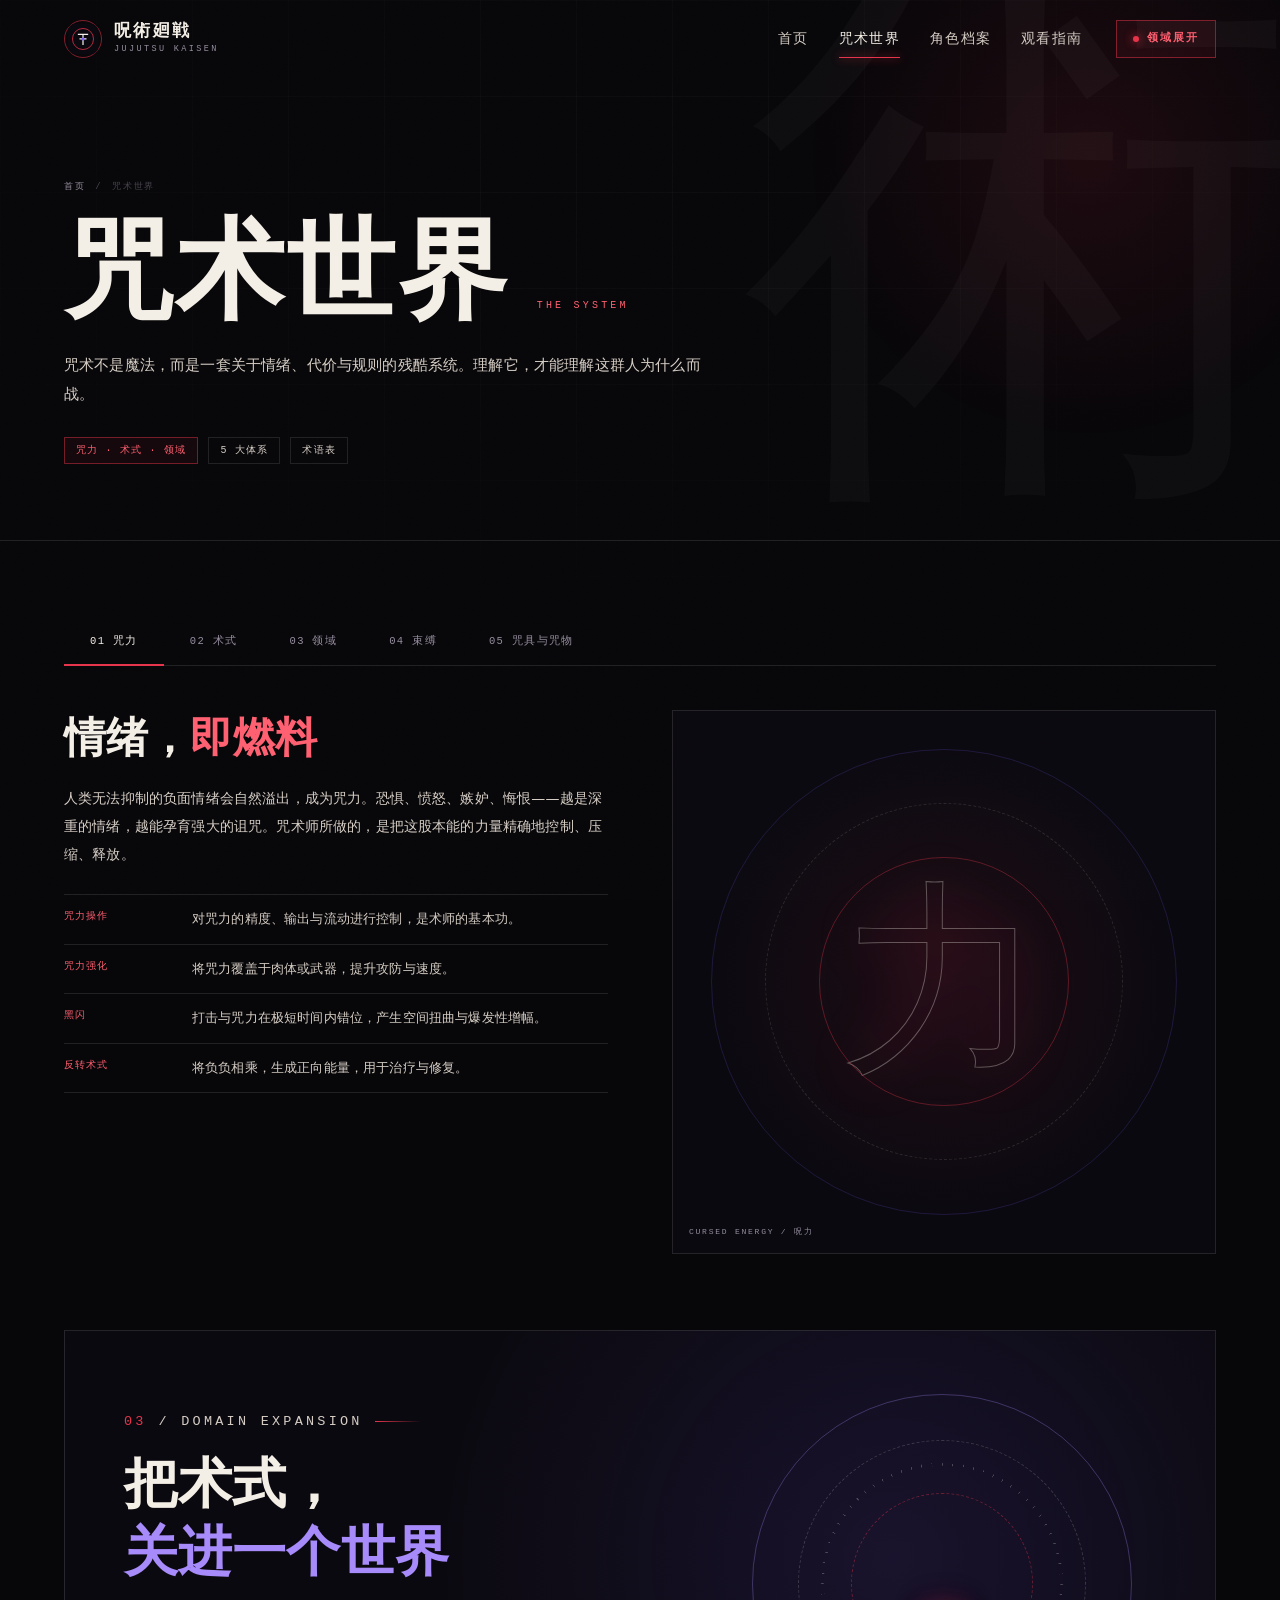
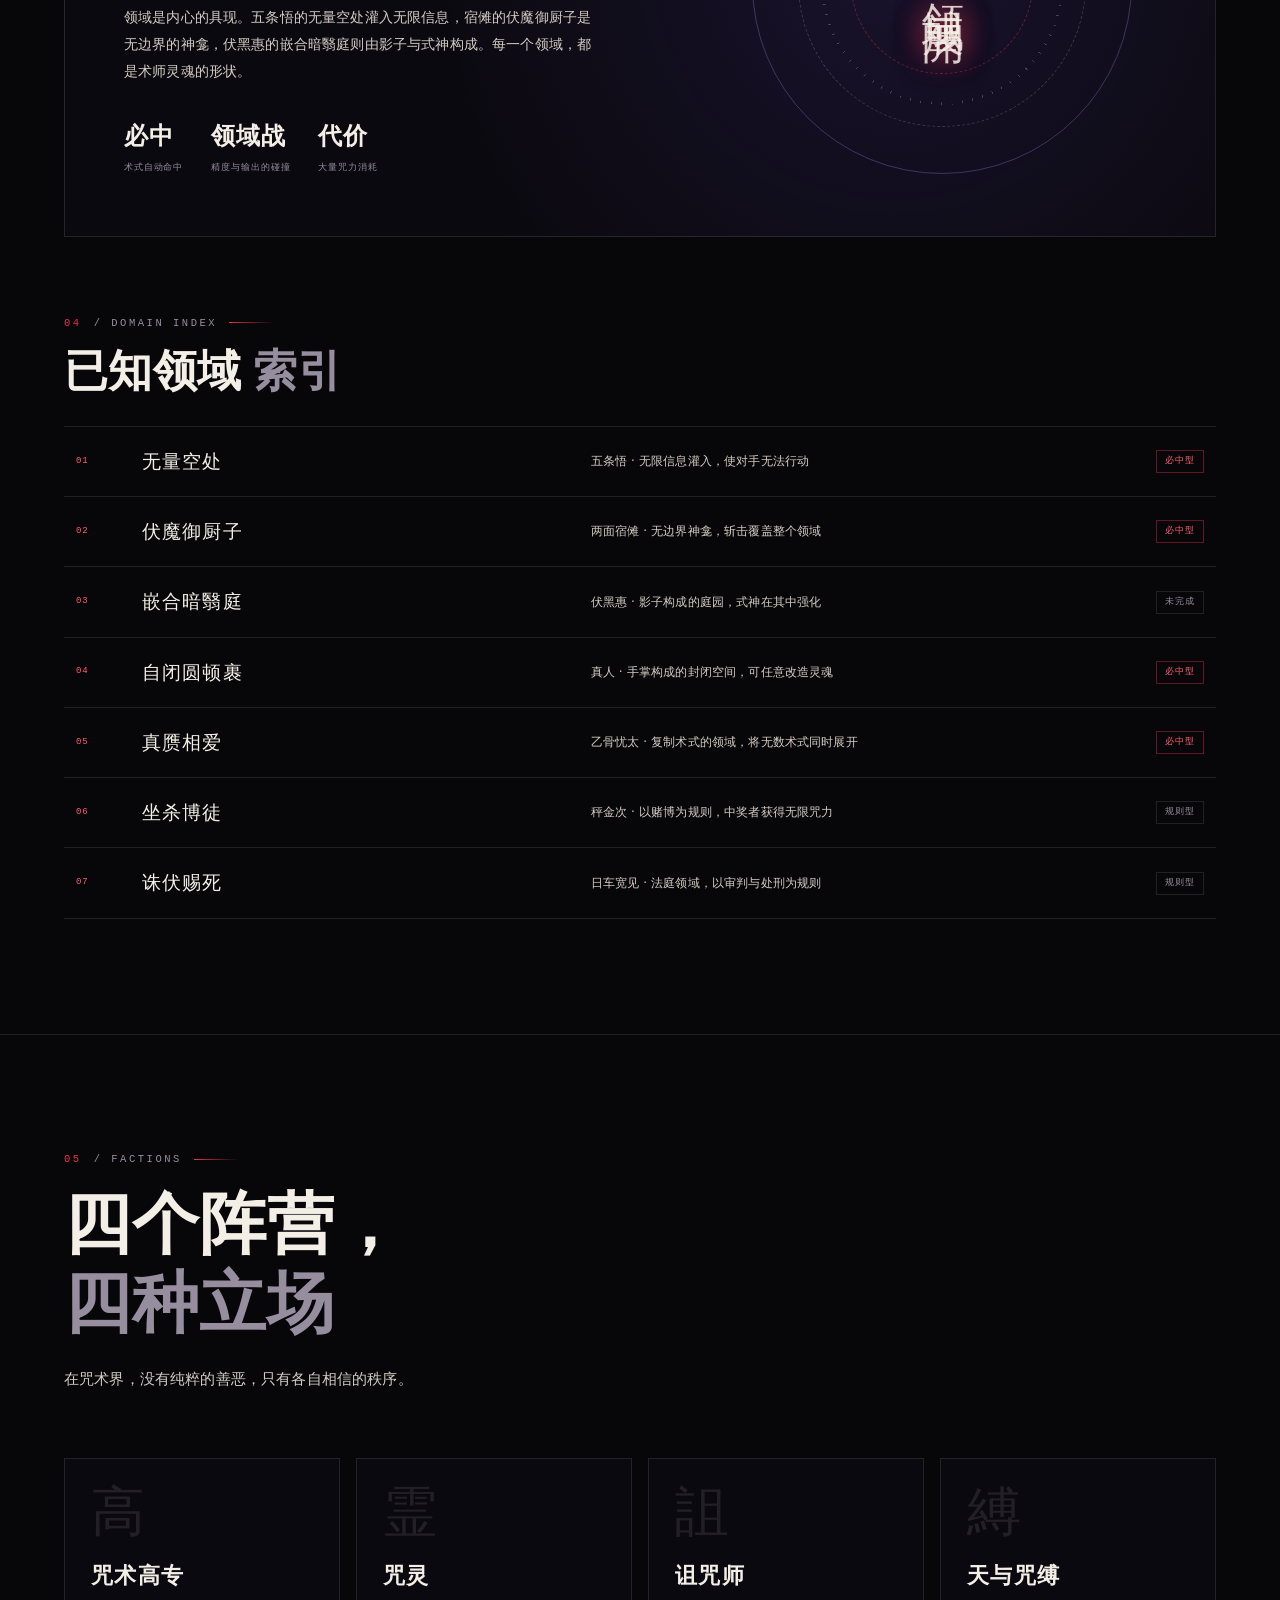
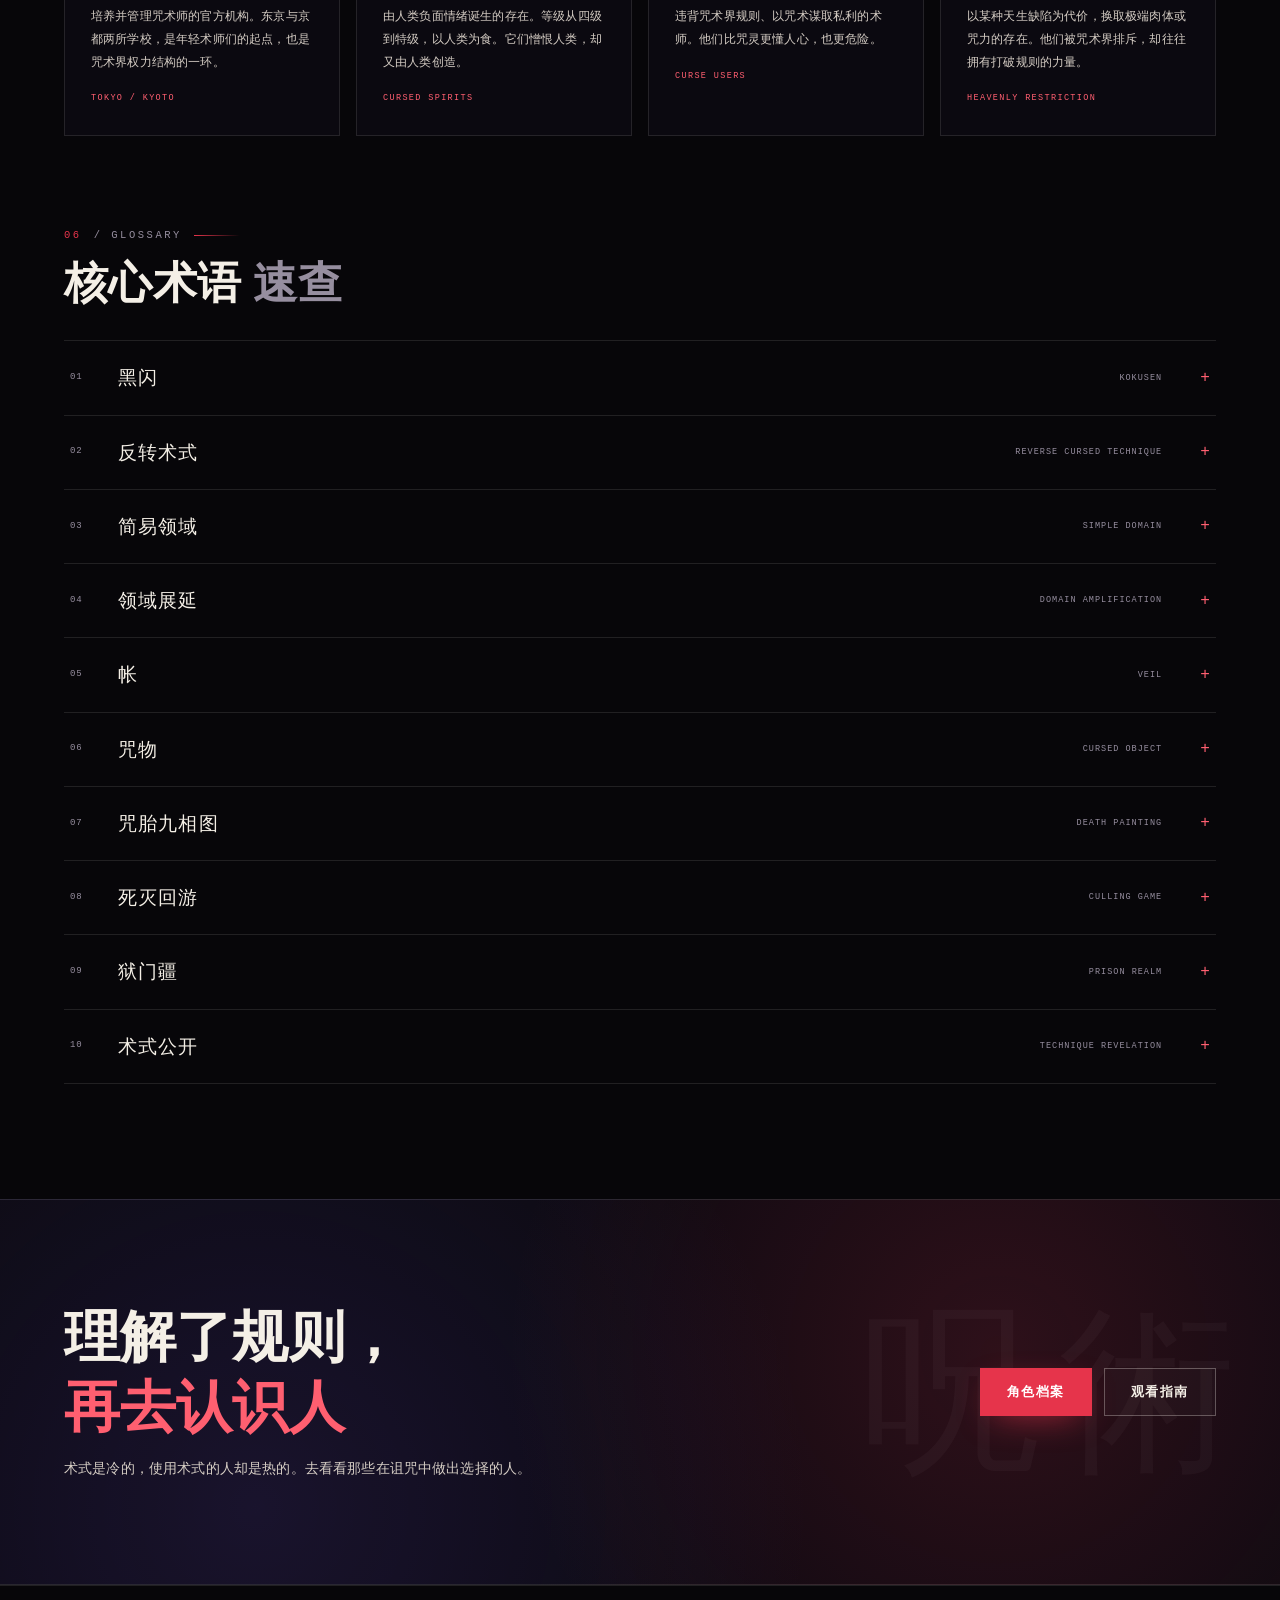
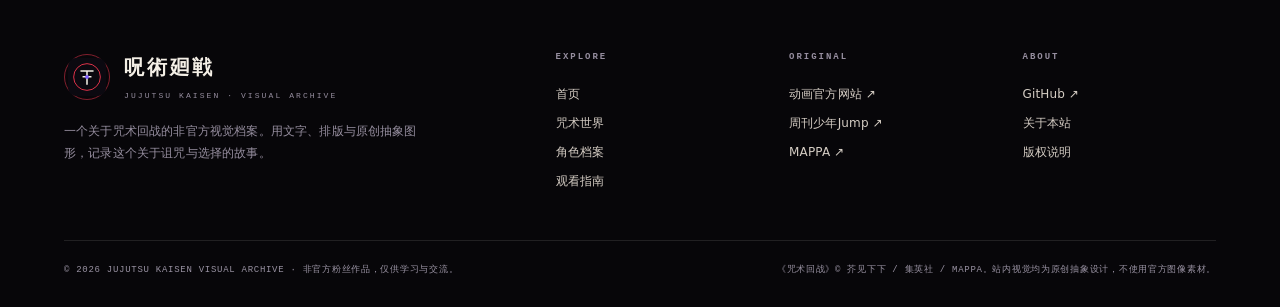
<file: world.html>
<!DOCTYPE html>
<html lang="zh-CN">
<head>
<meta charset="utf-8">
<meta name="viewport" content="width=device-width, initial-scale=1">
<title>咒术世界 · 咒术回战 | JUJUTSU KAISEN</title>
<meta name="description" content="咒术回战世界观：咒力、术式、领域展开、束缚、咒具与咒物，以及死灭回游、狱门疆等核心术语。">
<meta name="theme-color" content="#070609">
<meta property="og:type" content="website">
<meta property="og:title" content="咒术世界 · 咒术回战">
<meta property="og:description" content="情绪即燃料，天赋即宿命。理解咒术回战的战斗体系与世界观。">
<meta property="og:image" content="https://nins971197.github.io/jujutsu-kaisen/assets/img/og.png">
<link rel="canonical" href="https://nins971197.github.io/jujutsu-kaisen/world.html">
<meta property="og:url" content="https://nins971197.github.io/jujutsu-kaisen/world.html">
<link rel="icon" href="favicon.ico" sizes="64x64">
<link rel="icon" href="assets/img/favicon.svg" type="image/svg+xml">
<link rel="stylesheet" href="assets/css/style.css">
</head>
<body>
<a class="skip" href="#main">跳到主要内容</a>
<div class="bg-grid" aria-hidden="true"></div>
<div class="grain" aria-hidden="true"></div>
<div class="cursor-glow" aria-hidden="true"></div>
<div class="scroll-progress" aria-hidden="true"><span></span></div>

<header class="site-head" id="siteHead">
  <div class="head__inner">
    <a class="brand" href="index.html" aria-label="咒术回战 视觉档案 首页">
      <span class="brand__seal" aria-hidden="true">
        <svg viewBox="0 0 64 64"><rect width="64" height="64" rx="14" fill="#0b0910"/><circle cx="32" cy="32" r="22.5" fill="none" stroke="#e6344b" stroke-width="1.6"/><path d="M21 22h22M32 22v23M24.5 31.5h15" fill="none" stroke="#f4efe6" stroke-width="2.6"/><circle cx="32" cy="32" r="3.2" fill="#7d5cff"/></svg>
      </span>
      <span class="brand__text"><b>呪術廻戦</b><i>JUJUTSU KAISEN</i></span>
    </a>
    <nav class="nav" id="nav" aria-label="主导航">
      <a class="nav__link" href="index.html">首页</a>
      <a class="nav__link is-active" href="world.html" aria-current="page">咒术世界</a>
      <a class="nav__link" href="characters.html">角色档案</a>
      <a class="nav__link" href="watch.html">观看指南</a>
      <button class="btn btn--domain nav__domain" data-domain type="button">领域展开</button>
    </nav>
    <button class="burger" id="burger" type="button" aria-label="打开菜单" aria-expanded="false" aria-controls="nav"><span></span><span></span></button>
  </div>
</header>

<main id="main">
  <section class="page-hero" data-kanji="術">
    <div class="page-hero__inner">
      <nav class="crumb" aria-label="面包屑"><a href="index.html">首页</a><span>/</span><span>咒术世界</span></nav>
      <h1 class="page-title">咒术世界 <small>THE SYSTEM</small></h1>
      <p class="page-lead">咒术不是魔法，而是一套关于情绪、代价与规则的残酷系统。理解它，才能理解这群人为什么而战。</p>
      <div class="page-meta">
        <span class="chip chip--red">咒力 · 术式 · 领域</span>
        <span class="chip">5 大体系</span>
        <span class="chip">术语表</span>
      </div>
    </div>
  </section>

  <section class="section section--tight">
    <div class="wrap">
      <div class="tabs" role="tablist" aria-label="咒术体系" data-tabs>
        <button class="tab is-active" type="button" role="tab" id="tab-energy" aria-controls="panel-energy" aria-selected="true">01 咒力</button>
        <button class="tab" type="button" role="tab" id="tab-tech" aria-controls="panel-tech" aria-selected="false" tabindex="-1">02 术式</button>
        <button class="tab" type="button" role="tab" id="tab-domain" aria-controls="panel-domain" aria-selected="false" tabindex="-1">03 领域</button>
        <button class="tab" type="button" role="tab" id="tab-bind" aria-controls="panel-bind" aria-selected="false" tabindex="-1">04 束缚</button>
        <button class="tab" type="button" role="tab" id="tab-tool" aria-controls="panel-tool" aria-selected="false" tabindex="-1">05 咒具与咒物</button>
      </div>

      <div class="tabpanel is-active" id="panel-energy" role="tabpanel" aria-labelledby="tab-energy">
        <div class="tabpanel__grid">
          <div>
            <h3>情绪，<em>即燃料</em></h3>
            <p>人类无法抑制的负面情绪会自然溢出，成为咒力。恐惧、愤怒、嫉妒、悔恨——越是深重的情绪，越能孕育强大的诅咒。咒术师所做的，是把这股本能的力量精确地控制、压缩、释放。</p>
            <dl class="term-list">
              <div><dt>咒力操作</dt><dd>对咒力的精度、输出与流动进行控制，是术师的基本功。</dd></div>
              <div><dt>咒力强化</dt><dd>将咒力覆盖于肉体或武器，提升攻防与速度。</dd></div>
              <div><dt>黑闪</dt><dd>打击与咒力在极短时间内错位，产生空间扭曲与爆发性增幅。</dd></div>
              <div><dt>反转术式</dt><dd>将负负相乘，生成正向能量，用于治疗与修复。</dd></div>
            </dl>
          </div>
          <div class="panel-art" aria-hidden="true">
            <div class="panel-art__rings"><i></i><i></i><i></i></div>
            <span class="panel-art__glyph">力</span>
            <span class="panel-art__label">CURSED ENERGY / 呪力</span>
          </div>
        </div>
      </div>

      <div class="tabpanel" id="panel-tech" role="tabpanel" aria-labelledby="tab-tech" hidden>
        <div class="tabpanel__grid">
          <div>
            <h3>天赋，<em>也是宿命</em></h3>
            <p>每个咒术师都拥有与生俱来的术式。它决定战斗方式，也决定一个人会被怎样的命运追逐。家传术式被血统垄断，而稀有的天生术式，往往意味着无法被复制的孤独。</p>
            <dl class="term-list">
              <div><dt>天生术式</dt><dd>出生时便刻在肉体与灵魂中的能力，无法自行选择。</dd></div>
              <div><dt>家传术式</dt><dd>由家族血脉传承的术式，如十种影法术、无下限咒术。</dd></div>
              <div><dt>术式公开</dt><dd>向对手说明术式内容，以「束缚」换取威力提升。</dd></div>
              <div><dt>术式扩张</dt><dd>将术式应用于更广范围或不同媒介的高阶技巧。</dd></div>
            </dl>
          </div>
          <div class="panel-art" aria-hidden="true">
            <div class="panel-art__rings"><i></i><i></i><i></i></div>
            <span class="panel-art__glyph">術</span>
            <span class="panel-art__label">INNATE TECHNIQUE / 術式</span>
          </div>
        </div>
      </div>

      <div class="tabpanel" id="panel-domain" role="tabpanel" aria-labelledby="tab-domain" hidden>
        <div class="tabpanel__grid">
          <div>
            <h3>在领域内，<em>规则由我书写</em></h3>
            <p>领域展开，是以咒力构筑一个包含自身术式的封闭空间。领域之内，术式获得「必中」效果，对手几乎无法回避。领域与领域的碰撞，则演变为咒力精度与构筑速度的较量。</p>
            <dl class="term-list">
              <div><dt>领域展开</dt><dd>咒术师的最高境界，用咒力具现化内心的世界。</dd></div>
              <div><dt>必中效果</dt><dd>领域内术式自动命中，除非以领域或简易领域抵消。</dd></div>
              <div><dt>领域战</dt><dd>两个领域重叠时，更强、更精密的一方压制另一方。</dd></div>
              <div><dt>简易领域</dt><dd>以自身为中心的小型领域，用于中和必中效果。</dd></div>
              <div><dt>领域展延</dt><dd>将领域压缩在体表，以中和对手术式，代价是无法使用自身术式。</dd></div>
            </dl>
          </div>
          <div class="panel-art" aria-hidden="true">
            <div class="panel-art__rings"><i></i><i></i><i></i></div>
            <span class="panel-art__glyph">域</span>
            <span class="panel-art__label">DOMAIN EXPANSION / 領域展開</span>
          </div>
        </div>
      </div>

      <div class="tabpanel" id="panel-bind" role="tabpanel" aria-labelledby="tab-bind" hidden>
        <div class="tabpanel__grid">
          <div>
            <h3>力量，<em>总要付出代价</em></h3>
            <p>束缚是咒术世界最公平也最残酷的规则：以某个条件、誓言或限制，换取相应的力量。条件越苛刻，回报越惊人；一旦违约，代价往往致命。</p>
            <dl class="term-list">
              <div><dt>束缚</dt><dd>以规则制约自身，换取力量增幅的契约。</dd></div>
              <div><dt>天与咒缚</dt><dd>出生时便以某种缺陷为代价，换取极端的肉体或咒力。</dd></div>
              <div><dt>自我约束</dt><dd>主动设定限制，例如公开术式、限定使用条件。</dd></div>
              <div><dt>违约代价</dt><dd>破坏束缚会失去契约带来的力量，甚至付出生命。</dd></div>
            </dl>
          </div>
          <div class="panel-art" aria-hidden="true">
            <div class="panel-art__rings"><i></i><i></i><i></i></div>
            <span class="panel-art__glyph">縛</span>
            <span class="panel-art__label">BINDING VOW / 縛り</span>
          </div>
        </div>
      </div>

      <div class="tabpanel" id="panel-tool" role="tabpanel" aria-labelledby="tab-tool" hidden>
        <div class="tabpanel__grid">
          <div>
            <h3>被封存的<em>力量与诅咒</em></h3>
            <p>咒具是注入咒力的武器，咒物则是封存着强大咒力的物体。它们可以成为术师的助力，也可能是灾难的源头——比如那二十根被封印的手指。</p>
            <dl class="term-list">
              <div><dt>咒具</dt><dd>注入咒力的武器与道具，等级从四级到特级不等。</dd></div>
              <div><dt>特级咒具</dt><dd>拥有极强效果的稀有咒具，如天逆鉾、游云。</dd></div>
              <div><dt>咒物</dt><dd>封存咒力的物体，可能携带诅咒与意识。</dd></div>
              <div><dt>特级咒物</dt><dd>极其危险的咒物，如两面宿傩的手指、狱门疆。</dd></div>
            </dl>
          </div>
          <div class="panel-art" aria-hidden="true">
            <div class="panel-art__rings"><i></i><i></i><i></i></div>
            <span class="panel-art__glyph">具</span>
            <span class="panel-art__label">CURSED TOOL / 呪具</span>
          </div>
        </div>
      </div>

      <div class="domain-stage" data-reveal>
        <div class="domain-stage__copy">
          <p class="sec-index"><span>03</span> / DOMAIN EXPANSION</p>
          <h3 style="margin-top: 16px;">把术式，<br><em>关进一个世界</em></h3>
          <p>领域是内心的具现。五条悟的无量空处灌入无限信息，宿傩的伏魔御厨子是无边界的神龛，伏黑惠的嵌合暗翳庭则由影子与式神构成。每一个领域，都是术师灵魂的形状。</p>
          <div class="domain-stage__stats">
            <div><b>必中</b>术式自动命中</div>
            <div><b>领域战</b>精度与输出的碰撞</div>
            <div><b>代价</b>大量咒力消耗</div>
          </div>
        </div>
        <div class="domain-art" aria-hidden="true">
          <div class="domain-art__circle">
            <span class="domain-art__text">領域展開</span>
            <span class="domain-art__ticks"></span>
          </div>
        </div>
      </div>

      <div style="margin-top: clamp(46px, 6vw, 80px);" data-reveal>
        <p class="sec-index"><span>04</span> / DOMAIN INDEX</p>
        <h2 class="sec-title" style="font-size: clamp(28px, 3.6vw, 44px); margin: 14px 0 28px;">已知领域 <span class="thin">索引</span></h2>
        <div class="domain-list">
          <div class="domain-row"><span class="domain-row__num">01</span><span class="domain-row__name">无量空处</span><span class="domain-row__user">五条悟 · 无限信息灌入，使对手无法行动</span><span class="domain-row__type is-sure">必中型</span></div>
          <div class="domain-row"><span class="domain-row__num">02</span><span class="domain-row__name">伏魔御厨子</span><span class="domain-row__user">两面宿傩 · 无边界神龛，斩击覆盖整个领域</span><span class="domain-row__type is-sure">必中型</span></div>
          <div class="domain-row"><span class="domain-row__num">03</span><span class="domain-row__name">嵌合暗翳庭</span><span class="domain-row__user">伏黑惠 · 影子构成的庭园，式神在其中强化</span><span class="domain-row__type">未完成</span></div>
          <div class="domain-row"><span class="domain-row__num">04</span><span class="domain-row__name">自闭圆顿裹</span><span class="domain-row__user">真人 · 手掌构成的封闭空间，可任意改造灵魂</span><span class="domain-row__type is-sure">必中型</span></div>
          <div class="domain-row"><span class="domain-row__num">05</span><span class="domain-row__name">真赝相爱</span><span class="domain-row__user">乙骨忧太 · 复制术式的领域，将无数术式同时展开</span><span class="domain-row__type is-sure">必中型</span></div>
          <div class="domain-row"><span class="domain-row__num">06</span><span class="domain-row__name">坐杀博徒</span><span class="domain-row__user">秤金次 · 以赌博为规则，中奖者获得无限咒力</span><span class="domain-row__type">规则型</span></div>
          <div class="domain-row"><span class="domain-row__num">07</span><span class="domain-row__name">诛伏赐死</span><span class="domain-row__user">日车宽见 · 法庭领域，以审判与处刑为规则</span><span class="domain-row__type">规则型</span></div>
        </div>
      </div>
    </div>
  </section>

  <section class="section section--line">
    <div class="wrap">
      <div class="sec-head" data-reveal>
        <p class="sec-index"><span>05</span> / FACTIONS</p>
        <h2 class="sec-title">四个阵营，<br><span class="thin">四种立场</span></h2>
        <p class="sec-lead">在咒术界，没有纯粹的善恶，只有各自相信的秩序。</p>
      </div>
      <div class="faction-grid">
        <article class="faction" data-reveal>
          <div class="faction__mark" aria-hidden="true">高</div>
          <h3>咒术高专</h3>
          <p>培养并管理咒术师的官方机构。东京与京都两所学校，是年轻术师们的起点，也是咒术界权力结构的一环。</p>
          <span class="faction__tag">TOKYO / KYOTO</span>
        </article>
        <article class="faction" data-reveal data-reveal-delay="1">
          <div class="faction__mark" aria-hidden="true">霊</div>
          <h3>咒灵</h3>
          <p>由人类负面情绪诞生的存在。等级从四级到特级，以人类为食。它们憎恨人类，却又由人类创造。</p>
          <span class="faction__tag">CURSED SPIRITS</span>
        </article>
        <article class="faction" data-reveal data-reveal-delay="2">
          <div class="faction__mark" aria-hidden="true">詛</div>
          <h3>诅咒师</h3>
          <p>违背咒术界规则、以咒术谋取私利的术师。他们比咒灵更懂人心，也更危险。</p>
          <span class="faction__tag">CURSE USERS</span>
        </article>
        <article class="faction" data-reveal data-reveal-delay="3">
          <div class="faction__mark" aria-hidden="true">縛</div>
          <h3>天与咒缚</h3>
          <p>以某种天生缺陷为代价，换取极端肉体或咒力的存在。他们被咒术界排斥，却往往拥有打破规则的力量。</p>
          <span class="faction__tag">HEAVENLY RESTRICTION</span>
        </article>
      </div>

      <div style="margin-top: clamp(60px, 7vw, 100px);" data-reveal>
        <p class="sec-index"><span>06</span> / GLOSSARY</p>
        <h2 class="sec-title" style="font-size: clamp(28px, 3.6vw, 44px); margin: 14px 0 30px;">核心术语 <span class="thin">速查</span></h2>
        <div class="accordion">
          <details class="acc-item">
            <summary><span class="acc-item__num">01</span><span class="acc-item__term">黑闪</span><span class="acc-item__jp">KOKUSEN</span></summary>
            <div class="acc-item__body">打击与咒力在极短时间内错位所产生的空间扭曲。发动时咒力会爆发性增强，是咒术师在极限中偶然触及的领域。连续发动黑闪的术师，会被形容为「进入状态」。</div>
          </details>
          <details class="acc-item">
            <summary><span class="acc-item__num">02</span><span class="acc-item__term">反转术式</span><span class="acc-item__jp">REVERSE CURSED TECHNIQUE</span></summary>
            <div class="acc-item__body">将负面能量相乘，生成正向能量。可用于治疗伤口、修复肉体，甚至净化咒力。能使用反转术式的术师极为稀少。</div>
          </details>
          <details class="acc-item">
            <summary><span class="acc-item__num">03</span><span class="acc-item__term">简易领域</span><span class="acc-item__jp">SIMPLE DOMAIN</span></summary>
            <div class="acc-item__body">以自身为中心展开的小型领域，用来中和敌方领域的必中效果。它不是完整的领域展开，却是对抗强大领域的重要手段。</div>
          </details>
          <details class="acc-item">
            <summary><span class="acc-item__num">04</span><span class="acc-item__term">领域展延</span><span class="acc-item__jp">DOMAIN AMPLIFICATION</span></summary>
            <div class="acc-item__body">将领域压缩在体表，以中和对手术式。代价是自身无法同时使用术式，属于高风险的近身对策。</div>
          </details>
          <details class="acc-item">
            <summary><span class="acc-item__num">05</span><span class="acc-item__term">帐</span><span class="acc-item__jp">VEIL</span></summary>
            <div class="acc-item__body">咒术师使用的结界，用于隐藏战斗、限制出入或隔离普通人。帐的颜色与规则由施术者设定。</div>
          </details>
          <details class="acc-item">
            <summary><span class="acc-item__num">06</span><span class="acc-item__term">咒物</span><span class="acc-item__jp">CURSED OBJECT</span></summary>
            <div class="acc-item__body">封存着咒力的物体。特级咒物拥有极强的诅咒，例如两面宿傩的手指。吞食或接触咒物，可能获得力量，也可能被诅咒吞噬。</div>
          </details>
          <details class="acc-item">
            <summary><span class="acc-item__num">07</span><span class="acc-item__term">咒胎九相图</span><span class="acc-item__jp">DEATH PAINTING</span></summary>
            <div class="acc-item__body">以人类女性与咒灵结合所诞生的九个实验体。它们介于人类与咒灵之间，拥有强大的咒力与扭曲的宿命。</div>
          </details>
          <details class="acc-item">
            <summary><span class="acc-item__num">08</span><span class="acc-item__term">死灭回游</span><span class="acc-item__jp">CULLING GAME</span></summary>
            <div class="acc-item__body">由羂索发动的全国性咒术淘汰战。参与者被赋予规则与点数，在结界内互相猎杀。它既是游戏，也是筛选与进化的实验。</div>
          </details>
          <details class="acc-item">
            <summary><span class="acc-item__num">09</span><span class="acc-item__term">狱门疆</span><span class="acc-item__jp">PRISON REALM</span></summary>
            <div class="acc-item__body">特级咒物，能够将目标封印在无法逃脱的空间中。它曾让整个咒术界失去最强战力，也改变了故事的走向。</div>
          </details>
          <details class="acc-item">
            <summary><span class="acc-item__num">10</span><span class="acc-item__term">术式公开</span><span class="acc-item__jp">TECHNIQUE REVELATION</span></summary>
            <div class="acc-item__body">主动向对手说明自己的术式，以「束缚」为代价换取威力提升。越是坦诚，越能得到规则的回报。</div>
          </details>
        </div>
      </div>
    </div>
  </section>

  <section class="cta">
    <div class="cta__inner">
      <span class="cta__jp" aria-hidden="true">呪術</span>
      <div>
        <h2>理解了规则，<br><em>再去认识人</em></h2>
        <p>术式是冷的，使用术式的人却是热的。去看看那些在诅咒中做出选择的人。</p>
      </div>
      <div class="cta__actions">
        <a class="btn btn--primary" href="characters.html">角色档案</a>
        <a class="btn btn--ghost" href="watch.html">观看指南</a>
      </div>
    </div>
  </section>
</main>

<footer class="site-foot">
  <div class="foot__inner">
    <div class="foot__top">
      <div class="foot__brand-col">
        <div class="foot__brand">
          <span class="brand__seal" aria-hidden="true">
            <svg viewBox="0 0 64 64"><rect width="64" height="64" rx="14" fill="#0b0910"/><circle cx="32" cy="32" r="22.5" fill="none" stroke="#e6344b" stroke-width="1.6"/><path d="M21 22h22M32 22v23M24.5 31.5h15" fill="none" stroke="#f4efe6" stroke-width="2.6"/><circle cx="32" cy="32" r="3.2" fill="#7d5cff"/></svg>
          </span>
          <div><b>呪術廻戦</b><i>JUJUTSU KAISEN · VISUAL ARCHIVE</i></div>
        </div>
        <p class="foot__desc">一个关于咒术回战的非官方视觉档案。用文字、排版与原创抽象图形，记录这个关于诅咒与选择的故事。</p>
      </div>
      <div class="foot__col">
        <h4>Explore</h4>
        <a href="index.html">首页</a>
        <a href="world.html">咒术世界</a>
        <a href="characters.html">角色档案</a>
        <a href="watch.html">观看指南</a>
      </div>
      <div class="foot__col">
        <h4>Original</h4>
        <a href="https://jujutsukaisen.jp/" target="_blank" rel="noopener noreferrer">动画官方网站 ↗</a>
        <a href="https://www.shonenjump.com/" target="_blank" rel="noopener noreferrer">周刊少年Jump ↗</a>
        <a href="https://mappa.co.jp/" target="_blank" rel="noopener noreferrer">MAPPA ↗</a>
      </div>
      <div class="foot__col">
        <h4>About</h4>
        <a href="https://github.com/nins971197" target="_blank" rel="noopener noreferrer">GitHub ↗</a>
        <a href="index.html#prologue">关于本站</a>
        <a href="watch.html">版权说明</a>
      </div>
    </div>
    <div class="foot__bottom">
      <p>© <span data-year>2026</span> JUJUTSU KAISEN VISUAL ARCHIVE · 非官方粉丝作品，仅供学习与交流。</p>
      <p>《咒术回战》© 芥见下下 / 集英社 / MAPPA。站内视觉均为原创抽象设计，不使用官方图像素材。</p>
    </div>
  </div>
</footer>

<div class="domain" id="domain" role="dialog" aria-modal="true" aria-labelledby="domainTitle" aria-hidden="true">
  <div class="domain__glow" aria-hidden="true"></div>
  <div class="domain__rings" aria-hidden="true"></div>
  <div class="domain__ticks" aria-hidden="true"></div>
  <div class="domain__text">
    <p class="domain__jp" id="domainTitle">領域展開</p>
    <p class="domain__name" id="domainName">無量空處</p>
  </div>
  <button class="domain__close" type="button">CLICK TO CLOSE · 关闭</button>
</div>

<script src="assets/js/site.js" defer></script>
</body>
</html>
</file>
<file: assets/css/style.css>
/* ==========================================================================
   JUJUTSU KAISEN — 咒术回战 视觉档案
   原创粉丝站点样式表 / Original fan-made visual system
   ========================================================================== */

/* 01. Reset & tokens
   ========================================================================== */
*, *::before, *::after { box-sizing: border-box; }
html { scroll-behavior: smooth; -webkit-text-size-adjust: 100%; }
body {
  margin: 0;
  background: var(--ink);
  color: var(--bone);
  font-family: var(--font-sans);
  font-size: 16px;
  line-height: 1.75;
  letter-spacing: .01em;
  -webkit-font-smoothing: antialiased;
  overflow-x: hidden;
}
img, svg { display: block; max-width: 100%; }
a { color: inherit; text-decoration: none; }
button, input { font: inherit; color: inherit; }
button { background: none; border: 0; cursor: pointer; }
h1, h2, h3, h4, p, dl, dd, figure { margin: 0; }
ul, ol { margin: 0; padding: 0; list-style: none; }
::selection { background: var(--red); color: #fff; }

:root {
  --ink: #070609;
  --ink-2: #0b0910;
  --ink-3: #100d16;
  --ink-4: #17131f;
  --bone: #f4efe6;
  --bone-dim: #d5cdc4;
  --muted: #968e9f;
  --line: rgba(244, 239, 230, .11);
  --line-strong: rgba(244, 239, 230, .22);
  --red: #e6344b;
  --red-soft: #ff5f70;
  --violet: #7d5cff;
  --violet-soft: #a78bfa;
  --gold: #d8b26a;
  --max: 1280px;
  --pad: clamp(20px, 5vw, 64px);
  --font-display: "Yu Mincho", "YuMincho", "Hiragino Mincho ProN", "Songti SC", "Noto Serif SC", "SimSun", serif;
  --font-sans: "Inter", "Noto Sans SC", "Microsoft YaHei UI", "Microsoft YaHei", "PingFang SC", system-ui, sans-serif;
  --font-mono: "JetBrains Mono", "Cascadia Code", "SFMono-Regular", Consolas, ui-monospace, monospace;
  --ease: cubic-bezier(.2, .8, .2, 1);
  --ease-out: cubic-bezier(.16, 1, .3, 1);
  --head-h: 78px;
}

/* 02. Global atmosphere
   ========================================================================== */
.bg-grid {
  position: fixed;
  inset: 0;
  z-index: 0;
  pointer-events: none;
  background-image:
    linear-gradient(rgba(244, 239, 230, .028) 1px, transparent 1px),
    linear-gradient(90deg, rgba(244, 239, 230, .028) 1px, transparent 1px);
  background-size: 96px 96px;
  mask-image: radial-gradient(ellipse 90% 70% at 50% 20%, #000 10%, transparent 78%);
}
.grain {
  position: fixed;
  inset: 0;
  z-index: 90;
  pointer-events: none;
  opacity: .06;
  mix-blend-mode: overlay;
  background-image: url("data:image/svg+xml,%3Csvg xmlns='http://www.w3.org/2000/svg' width='180' height='180'%3E%3Cfilter id='n'%3E%3CfeTurbulence type='fractalNoise' baseFrequency='.85' numOctaves='3' stitchTiles='stitch'/%3E%3C/filter%3E%3Crect width='100%25' height='100%25' filter='url(%23n)'/%3E%3C/svg%3E");
}
.scroll-progress {
  position: fixed;
  top: 0; left: 0; right: 0;
  height: 2px;
  z-index: 120;
  background: transparent;
}
.scroll-progress span {
  display: block;
  height: 100%;
  width: 0%;
  background: linear-gradient(90deg, var(--red), var(--violet));
  box-shadow: 0 0 12px rgba(230, 52, 75, .8);
}
.cursor-glow {
  position: fixed;
  top: 0; left: 0;
  width: 520px; height: 520px;
  margin: -260px 0 0 -260px;
  border-radius: 50%;
  pointer-events: none;
  z-index: 1;
  opacity: 0;
  background: radial-gradient(circle, rgba(125, 92, 255, .13), rgba(230, 52, 75, .05) 42%, transparent 68%);
  transition: opacity .6s ease;
  will-change: transform;
}
body.has-pointer .cursor-glow { opacity: 1; }

main { position: relative; z-index: 2; }
[id] { scroll-margin-top: calc(var(--head-h) + 18px); }
.wrap { width: 100%; max-width: var(--max); margin: 0 auto; }
.section { position: relative; padding: clamp(80px, 9vw, 136px) var(--pad); }
.section--tight { padding-top: clamp(48px, 6vw, 80px); }
.section--line { border-top: 1px solid var(--line); }

.skip {
  position: fixed;
  top: -100px; left: 24px;
  z-index: 200;
  padding: 10px 18px;
  background: var(--bone);
  color: var(--ink);
  font-weight: 700;
  transition: top .2s;
}
.skip:focus { top: 16px; }

:focus-visible {
  outline: 2px solid var(--violet-soft);
  outline-offset: 3px;
}

/* 03. Header
   ========================================================================== */
.site-head {
  position: fixed;
  inset: 0 0 auto;
  z-index: 100;
  height: var(--head-h);
  border-bottom: 1px solid transparent;
  transition: background .4s ease, border-color .4s ease, height .4s ease;
}
.site-head.is-scrolled {
  height: 66px;
  background: rgba(7, 6, 9, .78);
  backdrop-filter: blur(18px) saturate(140%);
  -webkit-backdrop-filter: blur(18px) saturate(140%);
  border-bottom-color: var(--line);
}
.head__inner {
  height: 100%;
  max-width: calc(var(--max) + 2 * var(--pad));
  margin: 0 auto;
  padding: 0 var(--pad);
  display: flex;
  align-items: center;
  justify-content: space-between;
  gap: 24px;
}
.brand { display: flex; align-items: center; gap: 12px; flex: 0 0 auto; }
.brand__seal {
  width: 38px; height: 38px;
  padding: 3px;
  border: 1px solid rgba(230, 52, 75, .55);
  border-radius: 50%;
  transition: transform .6s var(--ease), box-shadow .4s;
}
.brand:hover .brand__seal { transform: rotate(90deg); box-shadow: 0 0 24px rgba(230, 52, 75, .35); }
.brand__text { display: flex; flex-direction: column; line-height: 1.1; }
.brand__text b { font-family: var(--font-display); font-size: 17px; letter-spacing: .14em; font-weight: 600; }
.brand__text i {
  font-style: normal;
  font-family: var(--font-mono);
  font-size: 8.5px;
  letter-spacing: .28em;
  color: var(--muted);
  margin-top: 4px;
}
.nav { display: flex; align-items: center; gap: clamp(18px, 2.4vw, 38px); }
.nav__link {
  position: relative;
  font-size: 13.5px;
  letter-spacing: .08em;
  color: var(--bone-dim);
  padding: 8px 0;
  transition: color .3s;
}
.nav__link::after {
  content: "";
  position: absolute;
  left: 50%; bottom: 0;
  width: 0; height: 1px;
  background: var(--red);
  transition: width .35s var(--ease), left .35s var(--ease);
}
.nav__link:hover, .nav__link.is-active { color: var(--bone); }
.nav__link:hover::after, .nav__link.is-active::after { width: 100%; left: 0; }
.nav__link.is-active::after { background: var(--red); box-shadow: 0 0 8px var(--red); }
.nav__domain { margin-left: 4px; }
.burger { display: none; width: 42px; height: 42px; position: relative; z-index: 130; }
.burger span {
  position: absolute; left: 9px; width: 24px; height: 1.5px;
  background: var(--bone);
  transition: transform .4s var(--ease), opacity .3s;
}
.burger span:first-child { top: 17px; }
.burger span:last-child { top: 24px; }
.burger.is-open span:first-child { transform: translateY(3.5px) rotate(45deg); }
.burger.is-open span:last-child { transform: translateY(-3.5px) rotate(-45deg); }

/* 04. Buttons & chips
   ========================================================================== */
.btn {
  display: inline-flex;
  align-items: center;
  justify-content: center;
  gap: 10px;
  min-height: 48px;
  padding: 0 26px;
  border: 1px solid var(--line-strong);
  font-size: 13px;
  letter-spacing: .12em;
  font-weight: 600;
  color: var(--bone);
  background: rgba(244, 239, 230, .02);
  transition: background .35s, color .35s, border-color .35s, transform .35s var(--ease), box-shadow .35s;
  white-space: nowrap;
}
.btn:hover { transform: translateY(-2px); border-color: var(--bone); background: var(--bone); color: var(--ink); }
.btn--primary {
  background: var(--red);
  border-color: var(--red);
  color: #fff;
  box-shadow: 0 10px 34px -14px rgba(230, 52, 75, .9);
}
.btn--primary:hover { background: var(--red-soft); border-color: var(--red-soft); color: #fff; box-shadow: 0 16px 40px -14px rgba(230, 52, 75, 1); }
.btn--ghost { border-color: rgba(244, 239, 230, .3); }
.btn--domain {
  min-height: 38px;
  padding: 0 16px;
  font-family: var(--font-mono);
  font-size: 10.5px;
  letter-spacing: .18em;
  border-color: rgba(230, 52, 75, .5);
  color: var(--red-soft);
  background: rgba(230, 52, 75, .07);
  gap: 8px;
}
.btn--domain::before {
  content: "";
  width: 6px; height: 6px;
  border-radius: 50%;
  background: var(--red);
  box-shadow: 0 0 10px var(--red);
  animation: blink 2.2s infinite;
}
.btn--domain:hover { background: var(--red); color: #fff; border-color: var(--red); }

.chip {
  display: inline-flex;
  align-items: center;
  gap: 8px;
  padding: 4px 11px;
  border: 1px solid var(--line);
  font-family: var(--font-mono);
  font-size: 10px;
  letter-spacing: .12em;
  color: var(--bone-dim);
  text-transform: uppercase;
}
.chip--red { border-color: rgba(230, 52, 75, .45); color: var(--red-soft); background: rgba(230, 52, 75, .06); }
.chip--violet { border-color: rgba(125, 92, 255, .45); color: var(--violet-soft); background: rgba(125, 92, 255, .06); }

/* 05. Hero
   ========================================================================== */
.hero {
  position: relative;
  min-height: 100svh;
  display: flex;
  align-items: center;
  padding: calc(var(--head-h) + 60px) var(--pad) 80px;
  overflow: hidden;
}
.hero__glow {
  position: absolute;
  top: -20%; right: -8%;
  width: 70vw; height: 70vw;
  max-width: 960px; max-height: 960px;
  border-radius: 50%;
  pointer-events: none;
  background:
    radial-gradient(circle at 52% 48%, rgba(125, 92, 255, .22), transparent 46%),
    radial-gradient(circle at 62% 58%, rgba(230, 52, 75, .12), transparent 58%);
  filter: blur(30px);
  animation: breathe 12s ease-in-out infinite;
}
.hero__inner {
  position: relative;
  width: 100%;
  max-width: var(--max);
  margin: 0 auto;
  display: grid;
  grid-template-columns: 1.08fr .92fr;
  align-items: center;
  gap: clamp(24px, 4vw, 70px);
}
.hero__copy { position: relative; z-index: 3; }
.eyebrow {
  display: flex;
  align-items: center;
  gap: 12px;
  font-family: var(--font-mono);
  font-size: 10.5px;
  letter-spacing: .24em;
  color: var(--muted);
  text-transform: uppercase;
}
.eyebrow .dot {
  width: 7px; height: 7px;
  background: var(--red);
  border-radius: 50%;
  box-shadow: 0 0 12px var(--red);
}
.hero__title {
  margin: clamp(18px, 2.4vw, 30px) 0 0;
  font-family: var(--font-display);
  font-weight: 600;
  font-size: clamp(72px, 11.5vw, 168px);
  line-height: .88;
  letter-spacing: .015em;
  display: flex;
  flex-direction: column;
}
.hero__title span:first-child { color: var(--bone); }
.hero__title .stroke {
  color: transparent;
  -webkit-text-stroke: 1.5px rgba(244, 239, 230, .62);
  position: relative;
}
.hero__title .stroke::after {
  content: "";
  position: absolute;
  left: 4%; bottom: 14%;
  width: 34%; height: 3px;
  background: var(--red);
  box-shadow: 0 0 18px rgba(230, 52, 75, .8);
}
.hero__en {
  margin-top: 18px;
  font-family: var(--font-mono);
  font-size: clamp(9px, 1vw, 12px);
  letter-spacing: .62em;
  color: var(--muted);
}
.hero__lead {
  max-width: 520px;
  margin-top: clamp(24px, 3vw, 36px);
  font-size: clamp(14px, 1.35vw, 16.5px);
  line-height: 2;
  color: var(--bone-dim);
}
.hero__lead strong { color: var(--bone); font-weight: 600; }
.hero__actions { display: flex; flex-wrap: wrap; gap: 12px; margin-top: 32px; }
.stats {
  display: grid;
  grid-template-columns: repeat(4, auto);
  justify-content: start;
  gap: clamp(20px, 3vw, 44px);
  margin-top: clamp(34px, 4vw, 56px);
  padding-top: 24px;
  border-top: 1px solid var(--line);
}
.stats div { display: flex; flex-direction: column; gap: 2px; }
.stats dt {
  font-family: var(--font-mono);
  font-size: 9.5px;
  letter-spacing: .18em;
  color: var(--muted);
  order: 2;
  text-transform: uppercase;
}
.stats dd {
  font-family: var(--font-display);
  font-size: clamp(24px, 2.4vw, 34px);
  line-height: 1.1;
  color: var(--bone);
}
.stats dd sup { font-size: .45em; color: var(--red-soft); margin-left: 2px; }

.hero__visual { position: relative; display: flex; align-items: center; justify-content: center; min-height: 420px; }
.orb {
  position: relative;
  width: min(42vw, 500px);
  min-width: 300px;
  aspect-ratio: 1;
  display: grid;
  place-items: center;
  transform: translate3d(var(--mx, 0px), var(--my, 0px), 0);
  transition: transform .8s var(--ease-out);
}
.orb__halo {
  position: absolute; inset: 4%;
  border-radius: 50%;
  background: radial-gradient(circle, rgba(230, 52, 75, .30), rgba(125, 92, 255, .18) 38%, transparent 68%);
  filter: blur(34px);
  animation: breathe 8s ease-in-out infinite;
}
.orb__ring { position: absolute; border-radius: 50%; }
.orb__ring--a {
  inset: 0;
  background: conic-gradient(from 20deg, transparent 0 30%, rgba(230, 52, 75, .95) 42%, transparent 52% 100%);
  -webkit-mask: radial-gradient(farthest-side, transparent calc(100% - 2px), #000 calc(100% - 1px));
  mask: radial-gradient(farthest-side, transparent calc(100% - 2px), #000 calc(100% - 1px));
  animation: spin 22s linear infinite;
}
.orb__ring--b {
  inset: 9%;
  border: 1px solid rgba(167, 139, 250, .32);
  animation: spin 38s linear infinite reverse;
}
.orb__ring--b::before, .orb__ring--b::after {
  content: "";
  position: absolute;
  width: 7px; height: 7px;
  border-radius: 50%;
  background: var(--violet-soft);
  box-shadow: 0 0 14px var(--violet);
}
.orb__ring--b::before { top: -4px; left: 50%; }
.orb__ring--b::after { bottom: -4px; left: 50%; }
.orb__ring--c {
  inset: 18%;
  border: 1px dashed rgba(244, 239, 230, .22);
  animation: spin 54s linear infinite;
}
.orb__ticks {
  position: absolute; inset: 4%;
  border-radius: 50%;
  background: repeating-conic-gradient(rgba(244, 239, 230, .5) 0deg .5deg, transparent .5deg 6deg);
  -webkit-mask: radial-gradient(farthest-side, transparent calc(100% - 7px), #000 calc(100% - 6px));
  mask: radial-gradient(farthest-side, transparent calc(100% - 7px), #000 calc(100% - 6px));
  opacity: .35;
  animation: spin 90s linear infinite;
}
.orb__core {
  position: relative;
  width: 46%;
  aspect-ratio: 1;
  border-radius: 50%;
  display: grid;
  place-items: center;
  background:
    radial-gradient(circle at 38% 34%, rgba(255, 168, 178, .28), transparent 24%),
    radial-gradient(circle at 50% 55%, #2a0b16 0%, #120812 55%, #07060a 100%);
  border: 1px solid rgba(230, 52, 75, .55);
  box-shadow:
    inset 0 0 44px rgba(230, 52, 75, .38),
    0 0 60px rgba(230, 52, 75, .22),
    0 0 140px rgba(125, 92, 255, .18);
  animation: corePulse 6s ease-in-out infinite;
}
.orb__core span {
  font-family: var(--font-display);
  font-size: clamp(64px, 9vw, 118px);
  line-height: 1;
  color: var(--bone);
  text-shadow: 0 0 22px rgba(230, 52, 75, .85), 0 0 70px rgba(230, 52, 75, .5);
  transform: translateY(-4px);
}
.orb__kanji {
  position: absolute;
  top: 50%; left: 50%;
  font-family: var(--font-display);
  font-size: 13px;
  color: rgba(244, 239, 230, .5);
  transform: translate(-50%, -50%) rotate(var(--a)) translateY(calc(-1 * min(20vw, 248px))) rotate(calc(-1 * var(--a)));
}
.hero__note {
  position: absolute;
  bottom: 6%; right: 2%;
  writing-mode: vertical-rl;
  font-family: var(--font-mono);
  font-size: 9px;
  letter-spacing: .4em;
  color: rgba(244, 239, 230, .35);
}
.scroll-hint {
  position: absolute;
  left: var(--pad);
  bottom: 26px;
  display: flex;
  align-items: center;
  gap: 12px;
  font-family: var(--font-mono);
  font-size: 8.5px;
  letter-spacing: .3em;
  color: rgba(244, 239, 230, .4);
}
.scroll-hint span {
  display: block;
  width: 48px; height: 1px;
  background: linear-gradient(90deg, rgba(244, 239, 230, .5), transparent);
  position: relative;
  overflow: hidden;
}
.scroll-hint span::after {
  content: "";
  position: absolute; inset: 0;
  background: var(--red);
  transform: translateX(-100%);
  animation: scrollLine 2.4s infinite;
}

/* 06. Marquee
   ========================================================================== */
.marquee {
  position: relative;
  z-index: 3;
  overflow: hidden;
  border-top: 1px solid var(--line);
  border-bottom: 1px solid var(--line);
  background: rgba(11, 9, 16, .6);
}
.marquee__track {
  display: flex;
  width: max-content;
  animation: marquee 40s linear infinite;
}
.marquee:hover .marquee__track { animation-play-state: paused; }
.marquee__group { display: flex; align-items: center; flex: 0 0 auto; }
.marquee__item {
  display: flex;
  align-items: center;
  gap: 26px;
  padding: 14px 26px;
  font-family: var(--font-mono);
  font-size: 10.5px;
  letter-spacing: .26em;
  color: var(--bone-dim);
  white-space: nowrap;
}
.marquee__item::after {
  content: "◆";
  font-size: 6px;
  color: var(--red);
  opacity: .9;
}
.marquee__item:nth-child(3n) { color: var(--violet-soft); }

/* 07. Section furniture
   ========================================================================== */
.sec-head { position: relative; max-width: 920px; margin-bottom: clamp(40px, 5vw, 64px); }
.sec-index {
  display: flex;
  align-items: center;
  gap: 12px;
  font-family: var(--font-mono);
  font-size: 10.5px;
  letter-spacing: .24em;
  color: var(--muted);
  text-transform: uppercase;
}
.sec-index span { color: var(--red); }
.sec-index::after {
  content: "";
  width: 46px; height: 1px;
  background: linear-gradient(90deg, var(--red), transparent);
}
.sec-title {
  margin-top: 18px;
  font-family: var(--font-display);
  font-weight: 600;
  font-size: clamp(34px, 5.2vw, 68px);
  line-height: 1.18;
  letter-spacing: .01em;
}
.sec-title em { font-style: normal; color: var(--red-soft); }
.sec-title .thin { color: var(--muted); }
.sec-lead {
  max-width: 640px;
  margin-top: 20px;
  color: var(--bone-dim);
  font-size: 15px;
  line-height: 2;
}
.sec-jp {
  position: absolute;
  top: 0; right: -11vw;
  writing-mode: vertical-rl;
  font-family: var(--font-display);
  font-size: 12px;
  letter-spacing: .5em;
  color: rgba(244, 239, 230, .28);
}
.sec-head--split {
  max-width: none;
  display: grid;
  grid-template-columns: 1fr auto;
  align-items: end;
  gap: 30px;
}
.sec-link {
  display: inline-flex;
  align-items: center;
  gap: 10px;
  font-family: var(--font-mono);
  font-size: 10.5px;
  letter-spacing: .18em;
  color: var(--bone-dim);
  padding-bottom: 6px;
  border-bottom: 1px solid var(--line-strong);
  transition: color .3s, border-color .3s, gap .3s var(--ease);
}
.sec-link:hover { color: var(--red-soft); border-color: var(--red); gap: 16px; }
.sec-link::after { content: "→"; }

/* 08. Prologue / intro
   ========================================================================== */
.intro-grid {
  display: grid;
  grid-template-columns: 1.15fr .85fr;
  gap: clamp(32px, 6vw, 96px);
  align-items: start;
}
.prose p {
  color: var(--bone-dim);
  font-size: clamp(15px, 1.3vw, 16.5px);
  line-height: 2.1;
  margin-bottom: 22px;
}
.prose p:first-child::first-letter {
  float: left;
  font-family: var(--font-display);
  font-size: 4.4em;
  line-height: .86;
  padding: 6px 12px 0 0;
  color: var(--red-soft);
}
.prose strong { color: var(--bone); font-weight: 600; }
.pullquote {
  position: relative;
  margin-top: 34px;
  padding: 26px 0 0 28px;
  border-left: 2px solid var(--red);
  font-family: var(--font-display);
  font-size: clamp(19px, 1.8vw, 24px);
  line-height: 1.8;
  color: var(--bone);
}
.pullquote cite {
  display: block;
  margin-top: 12px;
  font-family: var(--font-mono);
  font-style: normal;
  font-size: 10px;
  letter-spacing: .2em;
  color: var(--muted);
}
.facts {
  padding: 30px;
  border: 1px solid var(--line);
  background: linear-gradient(160deg, rgba(125, 92, 255, .06), rgba(230, 52, 75, .025) 55%, transparent);
  position: relative;
}
.facts::before {
  content: "FILE";
  position: absolute;
  top: -9px; left: 24px;
  padding: 0 8px;
  background: var(--ink);
  font-family: var(--font-mono);
  font-size: 9px;
  letter-spacing: .3em;
  color: var(--red-soft);
}
.facts h3 {
  font-family: var(--font-display);
  font-size: 21px;
  font-weight: 600;
  letter-spacing: .08em;
  margin-bottom: 20px;
}
.facts dl { display: grid; gap: 0; }
.facts dl div {
  display: grid;
  grid-template-columns: 92px 1fr;
  gap: 16px;
  padding: 12px 0;
  border-top: 1px solid var(--line);
  font-size: 12.5px;
}
.facts dt { color: var(--muted); font-family: var(--font-mono); font-size: 10px; letter-spacing: .1em; }
.facts dd { color: var(--bone-dim); }
.facts .note {
  margin-top: 20px;
  padding-top: 16px;
  border-top: 1px solid var(--line);
  font-size: 11px;
  line-height: 1.8;
  color: var(--muted);
}

/* 09. Pillars
   ========================================================================== */
.pillars { display: grid; grid-template-columns: repeat(3, 1fr); gap: 1px; background: var(--line); border: 1px solid var(--line); }
.pillar {
  position: relative;
  padding: clamp(28px, 3.4vw, 44px);
  background: var(--ink-2);
  overflow: hidden;
  transition: background .5s;
}
.pillar::before {
  content: "";
  position: absolute;
  inset: 0;
  background: radial-gradient(circle at 80% 0%, rgba(230, 52, 75, .14), transparent 55%);
  opacity: 0;
  transition: opacity .5s;
}
.pillar:hover { background: var(--ink-3); }
.pillar:hover::before { opacity: 1; }
.pillar__top { display: flex; align-items: flex-start; justify-content: space-between; gap: 16px; }
.pillar__num { font-family: var(--font-mono); font-size: 10px; letter-spacing: .2em; color: var(--muted); }
.pillar__icon { width: 40px; height: 40px; color: var(--red-soft); opacity: .9; }
.pillar h3 {
  margin-top: 42px;
  font-family: var(--font-display);
  font-size: clamp(26px, 2.5vw, 34px);
  font-weight: 600;
  letter-spacing: .06em;
}
.pillar h3 small {
  display: block;
  font-family: var(--font-mono);
  font-size: 9px;
  letter-spacing: .28em;
  color: var(--muted);
  margin-top: 8px;
}
.pillar p { margin-top: 16px; font-size: 13.5px; line-height: 1.95; color: var(--bone-dim); }
.pillar__tags { display: flex; flex-wrap: wrap; gap: 6px; margin-top: 24px; }
.pillar__tags span {
  font-family: var(--font-mono);
  font-size: 9px;
  letter-spacing: .1em;
  color: var(--muted);
  padding: 3px 8px;
  border: 1px solid var(--line);
}

/* 10. Character cards (shared)
   ========================================================================== */
.char-grid { display: grid; grid-template-columns: repeat(4, 1fr); gap: clamp(14px, 1.6vw, 22px); }
.char-card {
  position: relative;
  display: block;
  border: 1px solid var(--line);
  background: var(--ink-2);
  overflow: hidden;
  transition: transform .55s var(--ease), border-color .4s, box-shadow .5s;
}
.char-card:hover { transform: translateY(-6px); border-color: rgba(230, 52, 75, .5); box-shadow: 0 24px 50px -24px rgba(0, 0, 0, .9); }
.char-card__visual {
  position: relative;
  aspect-ratio: 4 / 5;
  overflow: hidden;
  background:
    radial-gradient(circle at 72% 18%, color-mix(in srgb, var(--c1) 55%, transparent), transparent 48%),
    radial-gradient(circle at 22% 86%, color-mix(in srgb, var(--c2) 70%, transparent), transparent 62%),
    linear-gradient(155deg, #17131f, #08070a 72%);
}
.char-card__visual::before {
  content: "";
  position: absolute;
  inset: 0;
  background-image: radial-gradient(rgba(244, 239, 230, .18) .8px, transparent .8px);
  background-size: 7px 7px;
  opacity: .28;
  mask-image: linear-gradient(180deg, #000, transparent 75%);
}
.char-card__visual::after {
  content: "";
  position: absolute;
  inset: 0;
  background: linear-gradient(180deg, transparent 42%, rgba(7, 6, 9, .82) 100%);
}
.char-card__kanji {
  position: absolute;
  top: 48%; left: 50%;
  transform: translate(-50%, -50%);
  font-family: var(--font-display);
  font-size: clamp(100px, 9vw, 150px);
  line-height: 1;
  color: rgba(244, 239, 230, .13);
  text-shadow: 0 0 40px var(--c1);
  z-index: 1;
  transition: transform .7s var(--ease), opacity .5s;
}
.char-card:hover .char-card__kanji { transform: translate(-50%, -54%) scale(1.06); opacity: .9; }
.char-card__figure { position: absolute; inset: 0; z-index: 0; }
.char-card__figure i,
.char-card__figure b {
  position: absolute;
  left: 50%;
  transform: translateX(-50%);
  background: linear-gradient(180deg, color-mix(in srgb, var(--c1) 80%, #fff 6%), transparent 88%);
  filter: blur(14px);
  opacity: .42;
}
.char-card__figure i { top: 22%; width: 34%; aspect-ratio: 1; border-radius: 50%; }
.char-card__figure b { top: 48%; width: 76%; height: 62%; border-radius: 48% 48% 0 0; opacity: .26; }
.char-card__index {
  position: absolute;
  top: 14px; left: 16px;
  z-index: 3;
  font-family: var(--font-mono);
  font-size: 9px;
  letter-spacing: .18em;
  color: rgba(244, 239, 230, .55);
}
.char-card__jp {
  position: absolute;
  top: 16px; right: 14px;
  z-index: 3;
  writing-mode: vertical-rl;
  font-family: var(--font-display);
  font-size: 11px;
  letter-spacing: .28em;
  color: rgba(244, 239, 230, .55);
}
.char-card__body {
  position: absolute;
  inset: auto 0 0;
  z-index: 2;
  padding: 18px 18px 20px;
}
.char-card__role {
  font-family: var(--font-mono);
  font-size: 8.5px;
  letter-spacing: .18em;
  color: var(--red-soft);
  text-transform: uppercase;
}
.char-card__name {
  margin-top: 6px;
  font-family: var(--font-display);
  font-size: clamp(19px, 1.7vw, 23px);
  font-weight: 600;
  letter-spacing: .04em;
  line-height: 1.3;
}
.char-card__romaji {
  font-family: var(--font-mono);
  font-size: 8px;
  letter-spacing: .2em;
  color: var(--muted);
  margin-top: 3px;
}
.char-card__tech {
  margin-top: 10px;
  padding-top: 9px;
  border-top: 1px solid rgba(244, 239, 230, .14);
  font-size: 11px;
  color: var(--bone-dim);
  display: flex;
  justify-content: space-between;
  gap: 8px;
}
.char-card__tech span:last-child { color: var(--red-soft); font-family: var(--font-mono); font-size: 9px; letter-spacing: .08em; }

/* 11. Story timeline
   ========================================================================== */
.timeline { position: relative; }
.timeline::before {
  content: "";
  position: absolute;
  top: 8px; bottom: 8px;
  left: 132px;
  width: 1px;
  background: linear-gradient(180deg, transparent, var(--line-strong) 8%, var(--line-strong) 92%, transparent);
}
.tl-item {
  position: relative;
  display: grid;
  grid-template-columns: 132px 1fr;
  gap: 0;
  padding: 0 0 clamp(30px, 3.6vw, 46px);
  opacity: .92;
}
.tl-item__year {
  padding-top: 2px;
  font-family: var(--font-mono);
  font-size: 10.5px;
  letter-spacing: .14em;
  color: var(--muted);
  text-align: right;
  padding-right: 32px;
}
.tl-item__body { position: relative; padding-left: 34px; }
.tl-item__body::before {
  content: "";
  position: absolute;
  left: -4.5px; top: 8px;
  width: 9px; height: 9px;
  background: var(--ink);
  border: 1px solid var(--red);
  border-radius: 50%;
  box-shadow: 0 0 0 4px var(--ink), 0 0 14px rgba(230, 52, 75, .55);
  transition: background .3s, box-shadow .3s;
}
.tl-item:hover .tl-item__body::before { background: var(--red); box-shadow: 0 0 0 4px var(--ink), 0 0 24px rgba(230, 52, 75, .9); }
.tl-item__kicker {
  font-family: var(--font-mono);
  font-size: 9px;
  letter-spacing: .18em;
  color: var(--red-soft);
  text-transform: uppercase;
}
.tl-item h3 {
  margin-top: 5px;
  font-family: var(--font-display);
  font-size: clamp(21px, 2.1vw, 28px);
  font-weight: 600;
  letter-spacing: .04em;
}
.tl-item p { margin-top: 8px; max-width: 700px; font-size: 13px; line-height: 1.9; color: var(--bone-dim); }
.tl-item__tags { display: flex; gap: 8px; flex-wrap: wrap; margin-top: 12px; }
.tl-item__tags span { font-family: var(--font-mono); font-size: 8.5px; letter-spacing: .1em; color: var(--muted); border: 1px solid var(--line); padding: 2px 7px; }

/* 12. Watch preview
   ========================================================================== */
.watch-strip {
  display: grid;
  grid-template-columns: repeat(4, 1fr);
  gap: 1px;
  background: var(--line);
  border: 1px solid var(--line);
}
.watch-step {
  position: relative;
  padding: clamp(22px, 2.6vw, 34px);
  background: var(--ink-2);
  min-height: 220px;
  display: flex;
  flex-direction: column;
  transition: background .4s;
}
.watch-step:hover { background: var(--ink-3); }
.watch-step__num {
  font-family: var(--font-display);
  font-size: 44px;
  line-height: .9;
  color: transparent;
  -webkit-text-stroke: 1px rgba(244, 239, 230, .3);
}
.watch-step__meta { margin-top: auto; font-family: var(--font-mono); font-size: 9px; letter-spacing: .16em; color: var(--red-soft); }
.watch-step h3 { margin-top: 8px; font-family: var(--font-display); font-size: 20px; font-weight: 600; letter-spacing: .04em; }
.watch-step p { margin-top: 6px; font-size: 11.5px; line-height: 1.8; color: var(--muted); }
.watch-step.is-pending { border-top: 1px solid rgba(125, 92, 255, .4); }
.watch-step.is-pending .watch-step__meta { color: var(--violet-soft); }

/* 13. CTA band
   ========================================================================== */
.cta {
  position: relative;
  overflow: hidden;
  border-top: 1px solid var(--line);
  border-bottom: 1px solid var(--line);
  background:
    radial-gradient(circle at 78% 40%, rgba(230, 52, 75, .16), transparent 48%),
    radial-gradient(circle at 20% 80%, rgba(125, 92, 255, .12), transparent 52%),
    var(--ink-2);
}
.cta__inner {
  position: relative;
  max-width: var(--max);
  margin: 0 auto;
  padding: clamp(70px, 8vw, 110px) var(--pad);
  display: flex;
  align-items: center;
  justify-content: space-between;
  gap: 40px;
}
.cta__jp {
  position: absolute;
  right: 2%;
  top: 50%;
  transform: translateY(-50%);
  font-family: var(--font-display);
  font-size: clamp(80px, 14vw, 200px);
  letter-spacing: .1em;
  color: rgba(244, 239, 230, .035);
  white-space: nowrap;
  pointer-events: none;
}
.cta h2 {
  position: relative;
  font-family: var(--font-display);
  font-size: clamp(30px, 4.4vw, 56px);
  font-weight: 600;
  line-height: 1.25;
}
.cta h2 em { font-style: normal; color: var(--red-soft); }
.cta p { position: relative; margin-top: 14px; max-width: 540px; font-size: 13.5px; color: var(--bone-dim); line-height: 1.9; }
.cta__actions { position: relative; display: flex; gap: 12px; flex-wrap: wrap; flex: 0 0 auto; }

/* 14. Footer
   ========================================================================== */
.site-foot {
  position: relative;
  z-index: 3;
  padding: 64px var(--pad) 28px;
  background: var(--ink);
  border-top: 1px solid var(--line);
}
.foot__inner { max-width: var(--max); margin: 0 auto; }
.foot__top {
  display: grid;
  grid-template-columns: 1.4fr .6fr .6fr .6fr;
  gap: 40px;
  padding-bottom: 44px;
  border-bottom: 1px solid var(--line);
}
.foot__brand { display: flex; align-items: center; gap: 14px; }
.foot__brand .brand__seal { width: 46px; height: 46px; }
.foot__brand b { font-family: var(--font-display); font-size: 20px; letter-spacing: .14em; display: block; }
.foot__brand i { display: block; font-style: normal; font-family: var(--font-mono); font-size: 8px; letter-spacing: .26em; color: var(--muted); margin-top: 4px; }
.foot__desc { margin-top: 18px; max-width: 360px; font-size: 11.5px; line-height: 1.9; color: var(--muted); }
.foot__col h4 { font-family: var(--font-mono); font-size: 9px; letter-spacing: .22em; color: var(--muted); text-transform: uppercase; margin-bottom: 14px; }
.foot__col a { display: block; font-size: 12px; color: var(--bone-dim); padding: 4px 0; transition: color .3s; }
.foot__col a:hover { color: var(--red-soft); }
.foot__bottom {
  display: flex;
  flex-wrap: wrap;
  align-items: center;
  justify-content: space-between;
  gap: 14px;
  padding-top: 22px;
  font-family: var(--font-mono);
  font-size: 9px;
  letter-spacing: .08em;
  color: rgba(166, 158, 176, .92);
  line-height: 1.7;
}
.foot__bottom a { color: var(--bone-dim); }
.foot__bottom a:hover { color: var(--red-soft); }

/* 15. Sub-page hero
   ========================================================================== */
.page-hero {
  position: relative;
  padding: calc(var(--head-h) + clamp(60px, 8vw, 110px)) var(--pad) clamp(46px, 6vw, 76px);
  overflow: hidden;
  border-bottom: 1px solid var(--line);
}
.page-hero::before {
  content: attr(data-kanji);
  position: absolute;
  right: -2%;
  top: 44%;
  transform: translateY(-50%);
  font-family: var(--font-display);
  font-size: clamp(260px, 44vw, 620px);
  line-height: .8;
  color: rgba(244, 239, 230, .028);
  pointer-events: none;
}
.page-hero::after {
  content: "";
  position: absolute;
  right: -10%; top: -30%;
  width: 50vw; height: 50vw;
  border-radius: 50%;
  background: radial-gradient(circle, rgba(230, 52, 75, .10), transparent 62%);
  pointer-events: none;
}
.page-hero__inner { position: relative; max-width: var(--max); margin: 0 auto; z-index: 2; }
.crumb {
  display: flex;
  align-items: center;
  gap: 10px;
  font-family: var(--font-mono);
  font-size: 9px;
  letter-spacing: .18em;
  color: var(--muted);
  text-transform: uppercase;
}
.crumb a:hover { color: var(--red-soft); }
.crumb span { color: rgba(150, 142, 159, .45); }
.page-title {
  margin-top: 22px;
  font-family: var(--font-display);
  font-weight: 600;
  font-size: clamp(50px, 8.5vw, 116px);
  line-height: 1;
  letter-spacing: .02em;
  display: flex;
  flex-wrap: wrap;
  align-items: baseline;
  gap: 18px 28px;
}
.page-title small {
  font-family: var(--font-mono);
  font-size: 10px;
  letter-spacing: .32em;
  color: var(--red-soft);
  font-weight: 400;
}
.page-lead { max-width: 660px; margin-top: 24px; font-size: 14.5px; line-height: 2; color: var(--bone-dim); }
.page-meta { display: flex; flex-wrap: wrap; gap: 10px; margin-top: 28px; }

/* 16. Characters page
   ========================================================================== */
.filters {
  display: flex;
  align-items: center;
  justify-content: space-between;
  gap: 20px;
  flex-wrap: wrap;
  padding-bottom: 26px;
  border-bottom: 1px solid var(--line);
  margin-bottom: 34px;
}
.filter-group { display: flex; flex-wrap: wrap; gap: 8px; }
.filter {
  padding: 8px 16px;
  min-height: 42px;
  border: 1px solid var(--line);
  font-family: var(--font-mono);
  font-size: 10px;
  letter-spacing: .14em;
  color: var(--muted);
  transition: all .3s;
}
.filter:hover { color: var(--bone); border-color: var(--line-strong); }
.filter.is-active { background: var(--red); border-color: var(--red); color: #fff; }
.filter__count { font-size: 11px; color: var(--muted); font-family: var(--font-mono); letter-spacing: .12em; }
.char-grid--page { grid-template-columns: repeat(4, 1fr); }
.char-card__more {
  position: absolute;
  inset: auto 16px 16px auto;
  z-index: 4;
  font-family: var(--font-mono);
  font-size: 8.5px;
  letter-spacing: .12em;
  color: var(--bone);
  opacity: 0;
  transform: translateY(6px);
  transition: opacity .4s, transform .4s var(--ease);
}
.char-card:hover .char-card__more, .char-card:focus-visible .char-card__more { opacity: 1; transform: none; }
.char-card[hidden] { display: none; }
.empty-note { padding: 60px 0; text-align: center; color: var(--muted); font-family: var(--font-mono); font-size: 11px; letter-spacing: .1em; }

/* Modal */
.modal {
  position: fixed;
  inset: 0;
  z-index: 160;
  display: grid;
  place-items: center;
  padding: 24px;
  opacity: 0;
  visibility: hidden;
  transition: opacity .4s, visibility .4s;
}
.modal.is-open { opacity: 1; visibility: visible; }
.modal__backdrop {
  position: absolute; inset: 0;
  background: rgba(4, 3, 6, .82);
  backdrop-filter: blur(14px);
  -webkit-backdrop-filter: blur(14px);
}
.modal__panel {
  position: relative;
  width: min(960px, 100%);
  max-height: min(88vh, 860px);
  overflow: auto;
  background: var(--ink-2);
  border: 1px solid var(--line-strong);
  box-shadow: 0 50px 120px -30px #000;
  transform: translateY(22px) scale(.985);
  transition: transform .45s var(--ease-out);
  display: grid;
  grid-template-columns: .8fr 1.2fr;
}
.modal.is-open .modal__panel { transform: none; }
.modal__visual {
  position: relative;
  min-height: 480px;
  overflow: hidden;
  background:
    radial-gradient(circle at 70% 16%, color-mix(in srgb, var(--m1) 60%, transparent), transparent 50%),
    radial-gradient(circle at 20% 90%, color-mix(in srgb, var(--m2) 80%, transparent), transparent 62%),
    linear-gradient(160deg, #191422, #07060a 70%);
}
.modal__visual::before {
  content: "";
  position: absolute; inset: 0;
  background-image: radial-gradient(rgba(244, 239, 230, .2) .8px, transparent .8px);
  background-size: 6px 6px;
  opacity: .3;
  mask-image: linear-gradient(180deg, #000, transparent 72%);
}
.modal__kanji {
  position: absolute;
  top: 44%; left: 50%;
  transform: translate(-50%, -50%);
  font-family: var(--font-display);
  font-size: clamp(150px, 18vw, 250px);
  line-height: 1;
  color: rgba(244, 239, 230, .12);
  text-shadow: 0 0 60px var(--m1);
}
.modal__visual::after {
  content: "";
  position: absolute; inset: 0;
  background: linear-gradient(0deg, rgba(7, 6, 9, .92), transparent 60%);
}
.modal__visual-label {
  position: absolute;
  left: 26px; bottom: 24px;
  z-index: 2;
  font-family: var(--font-mono);
  font-size: 9px;
  letter-spacing: .2em;
  color: rgba(244, 239, 230, .6);
  writing-mode: vertical-rl;
}
.modal__close {
  position: absolute;
  top: 14px; right: 14px;
  z-index: 5;
  width: 42px; height: 42px;
  border: 1px solid var(--line-strong);
  display: grid;
  place-items: center;
  background: rgba(7, 6, 9, .55);
  transition: background .3s, border-color .3s, transform .3s;
}
.modal__close:hover { background: var(--red); border-color: var(--red); transform: rotate(90deg); }
.modal__close::before, .modal__close::after {
  content: ""; position: absolute; width: 14px; height: 1px; background: var(--bone);
}
.modal__close::before { transform: rotate(45deg); }
.modal__close::after { transform: rotate(-45deg); }
.modal__body { padding: clamp(28px, 4vw, 52px); }
.modal__role { font-family: var(--font-mono); font-size: 9px; letter-spacing: .22em; color: var(--red-soft); text-transform: uppercase; }
.modal__name { margin-top: 10px; font-family: var(--font-display); font-size: clamp(34px, 4.4vw, 50px); font-weight: 600; line-height: 1.1; }
.modal__romaji { margin-top: 6px; font-family: var(--font-mono); font-size: 10px; letter-spacing: .28em; color: var(--muted); }
.modal__desc { margin-top: 22px; font-size: 13.5px; line-height: 2; color: var(--bone-dim); }
.modal__data { margin-top: 26px; display: grid; gap: 0; }
.modal__data div { display: grid; grid-template-columns: 84px 1fr; gap: 16px; padding: 11px 0; border-top: 1px solid var(--line); font-size: 12.5px; }
.modal__data dt { font-family: var(--font-mono); font-size: 9px; letter-spacing: .12em; color: var(--muted); padding-top: 2px; }
.modal__data dd { color: var(--bone); }
.modal__quote {
  margin-top: 24px;
  padding-left: 18px;
  border-left: 2px solid var(--red);
  font-family: var(--font-display);
  font-size: 16px;
  line-height: 1.8;
  color: var(--bone);
}
.danger { display: flex; align-items: center; gap: 5px; margin-top: 8px; }
.danger i {
  width: 16px; height: 4px;
  background: rgba(244, 239, 230, .14);
  display: block;
}
.danger i.on { background: var(--red); box-shadow: 0 0 8px rgba(230, 52, 75, .7); }

/* 17. World page
   ========================================================================== */
.tabs { display: flex; flex-wrap: wrap; gap: 0; border-bottom: 1px solid var(--line); margin-bottom: 44px; }
.tab {
  position: relative;
  padding: 14px 26px;
  font-family: var(--font-mono);
  font-size: 10.5px;
  letter-spacing: .13em;
  color: var(--muted);
  transition: color .3s;
}
.tab::after {
  content: "";
  position: absolute;
  left: 0; right: 0; bottom: -1px;
  height: 2px;
  background: var(--red);
  transform: scaleX(0);
  transition: transform .4s var(--ease);
}
.tab:hover { color: var(--bone); }
.tab.is-active { color: var(--bone); }
.tab.is-active::after { transform: scaleX(1); }
.tabpanel { display: none; }
.tabpanel.is-active { display: block; animation: fadeUp .6s var(--ease-out) both; }
.tabpanel__grid { display: grid; grid-template-columns: 1fr 1fr; gap: clamp(30px, 5vw, 70px); align-items: start; }
.tabpanel h3 { font-family: var(--font-display); font-size: clamp(28px, 3.4vw, 42px); font-weight: 600; line-height: 1.35; }
.tabpanel h3 em { font-style: normal; color: var(--red-soft); }
.tabpanel p { margin-top: 18px; font-size: 14px; line-height: 2; color: var(--bone-dim); }
.term-list { margin-top: 26px; display: grid; gap: 0; border-top: 1px solid var(--line); }
.term-list div { display: grid; grid-template-columns: 110px 1fr; gap: 18px; padding: 13px 0; border-bottom: 1px solid var(--line); }
.term-list dt { font-family: var(--font-mono); font-size: 10px; letter-spacing: .1em; color: var(--red-soft); }
.term-list dd { font-size: 12.5px; line-height: 1.8; color: var(--bone-dim); }
.panel-art {
  position: relative;
  aspect-ratio: 1;
  border: 1px solid var(--line);
  display: grid;
  place-items: center;
  overflow: hidden;
  background: radial-gradient(circle at 50% 50%, rgba(230, 52, 75, .09), transparent 62%), var(--ink-2);
}
.panel-art__glyph {
  font-family: var(--font-display);
  font-size: clamp(120px, 16vw, 230px);
  line-height: 1;
  color: transparent;
  -webkit-text-stroke: 1px rgba(244, 239, 230, .32);
  text-shadow: 0 0 60px rgba(230, 52, 75, .18);
}
.panel-art__rings { position: absolute; inset: 0; display: grid; place-items: center; pointer-events: none; }
.panel-art__rings i {
  position: absolute;
  border-radius: 50%;
  border: 1px solid rgba(244, 239, 230, .12);
}
.panel-art__rings i:nth-child(1) { width: 46%; height: 46%; border-color: rgba(230, 52, 75, .35); }
.panel-art__rings i:nth-child(2) { width: 66%; height: 66%; border-style: dashed; animation: spin 40s linear infinite; }
.panel-art__rings i:nth-child(3) { width: 86%; height: 86%; border-color: rgba(125, 92, 255, .18); }
.panel-art__label {
  position: absolute;
  bottom: 14px; left: 16px;
  font-family: var(--font-mono);
  font-size: 8px;
  letter-spacing: .22em;
  color: var(--muted);
}

.domain-stage {
  position: relative;
  margin-top: clamp(50px, 6vw, 84px);
  border: 1px solid var(--line);
  background: radial-gradient(circle at 72% 45%, rgba(125, 92, 255, .12), transparent 52%), var(--ink-2);
  overflow: hidden;
  display: grid;
  grid-template-columns: 1.05fr .95fr;
}
.domain-stage__copy { padding: clamp(34px, 4.6vw, 62px); position: relative; z-index: 2; }
.domain-stage__copy h3 { font-family: var(--font-display); font-size: clamp(32px, 4.4vw, 54px); font-weight: 600; line-height: 1.25; }
.domain-stage__copy h3 em { font-style: normal; color: var(--violet-soft); }
.domain-stage__copy p { margin-top: 18px; max-width: 480px; font-size: 13.5px; line-height: 2; color: var(--bone-dim); }
.domain-stage__stats { display: flex; flex-wrap: wrap; gap: 28px; margin-top: 30px; }
.domain-stage__stats div { font-family: var(--font-mono); font-size: 9px; letter-spacing: .1em; color: var(--muted); }
.domain-stage__stats b { display: block; font-family: var(--font-display); font-size: 24px; color: var(--bone); letter-spacing: .04em; margin-bottom: 4px; font-weight: 600; }
.domain-art { position: relative; min-height: 400px; display: grid; place-items: center; overflow: hidden; }
.domain-art__circle {
  position: relative;
  width: min(34vw, 380px);
  aspect-ratio: 1;
  border-radius: 50%;
  border: 1px solid rgba(167, 139, 250, .3);
  display: grid;
  place-items: center;
  animation: spin 60s linear infinite;
}
.domain-art__circle::before, .domain-art__circle::after {
  content: "";
  position: absolute;
  border-radius: 50%;
  border: 1px dashed rgba(244, 239, 230, .18);
}
.domain-art__circle::before { inset: 12%; }
.domain-art__circle::after { inset: 26%; border-color: rgba(230, 52, 75, .4); }
.domain-art__text {
  writing-mode: vertical-rl;
  font-family: var(--font-display);
  font-size: clamp(26px, 3.4vw, 42px);
  letter-spacing: .18em;
  color: rgba(244, 239, 230, .85);
  text-shadow: 0 0 30px rgba(230, 52, 75, .5);
}
.domain-art__ticks {
  position: absolute; inset: 0;
  background: repeating-conic-gradient(rgba(244, 239, 230, .25) 0deg .4deg, transparent .4deg 5deg);
  -webkit-mask: radial-gradient(circle, transparent 0 44%, #000 44.5% 45%, transparent 45.5%);
  mask: radial-gradient(circle, transparent 0 44%, #000 44.5% 45%, transparent 45.5%);
}
.domain-list { border-top: 1px solid var(--line); }
.domain-row {
  display: grid;
  grid-template-columns: 46px 1.1fr 1.4fr auto;
  align-items: center;
  gap: 20px;
  padding: 18px 12px;
  border-bottom: 1px solid var(--line);
  transition: background .35s, padding .35s;
}
.domain-row:hover { background: rgba(244, 239, 230, .035); padding-left: 20px; }
.domain-row__num { font-family: var(--font-mono); font-size: 9px; color: var(--red-soft); letter-spacing: .1em; }
.domain-row__name { font-family: var(--font-display); font-size: 19px; letter-spacing: .06em; }
.domain-row__user { font-size: 12px; color: var(--bone-dim); }
.domain-row__type { font-family: var(--font-mono); font-size: 8.5px; letter-spacing: .12em; color: var(--muted); border: 1px solid var(--line); padding: 3px 8px; white-space: nowrap; }
.domain-row__type.is-sure { color: var(--red-soft); border-color: rgba(230, 52, 75, .4); }

.faction-grid { display: grid; grid-template-columns: repeat(4, 1fr); gap: 16px; }
.faction {
  padding: 26px;
  border: 1px solid var(--line);
  background: var(--ink-2);
  transition: background .4s, border-color .4s;
  position: relative;
  overflow: hidden;
}
.faction:hover { background: var(--ink-3); border-color: var(--line-strong); }
.faction__mark { font-family: var(--font-display); font-size: 54px; line-height: 1; color: rgba(244, 239, 230, .1); }
.faction h3 { margin-top: 18px; font-family: var(--font-display); font-size: 22px; font-weight: 600; letter-spacing: .06em; }
.faction p { margin-top: 10px; font-size: 12px; line-height: 1.9; color: var(--bone-dim); }
.faction__tag { display: inline-block; margin-top: 18px; font-family: var(--font-mono); font-size: 8.5px; letter-spacing: .16em; color: var(--red-soft); }

.accordion { border-top: 1px solid var(--line); }
.acc-item { border-bottom: 1px solid var(--line); }
.acc-item summary {
  list-style: none;
  cursor: pointer;
  display: flex;
  align-items: center;
  gap: 22px;
  padding: 20px 6px;
  transition: color .3s;
}
.acc-item summary::-webkit-details-marker { display: none; }
.acc-item summary:hover { color: var(--red-soft); }
.acc-item__num { font-family: var(--font-mono); font-size: 9px; color: var(--muted); letter-spacing: .1em; width: 26px; flex: 0 0 auto; }
.acc-item__term { font-family: var(--font-display); font-size: 19px; letter-spacing: .06em; flex: 1; }
.acc-item__jp { font-family: var(--font-mono); font-size: 8.5px; letter-spacing: .12em; color: var(--muted); }
.acc-item summary::after {
  content: "+";
  font-family: var(--font-mono);
  font-size: 16px;
  color: var(--red-soft);
  margin-left: 16px;
  transition: transform .35s;
}
.acc-item[open] summary::after { transform: rotate(45deg); }
.acc-item__body { padding: 0 6px 24px 48px; max-width: 820px; font-size: 13px; line-height: 1.95; color: var(--bone-dim); }
.acc-item__body b { color: var(--bone); font-weight: 600; }

/* 18. Watch page
   ========================================================================== */
.watch-list { position: relative; }
.watch-list::before {
  content: "";
  position: absolute;
  left: 78px; top: 36px; bottom: 36px;
  width: 1px;
  background: linear-gradient(180deg, var(--red), rgba(125, 92, 255, .35) 70%, transparent);
}
.watch-item {
  position: relative;
  display: grid;
  grid-template-columns: 78px 1fr;
  gap: 34px;
  padding-bottom: clamp(28px, 3.4vw, 44px);
}
.watch-item__num {
  position: relative;
  z-index: 2;
  width: 46px; height: 46px;
  margin-left: 32px;
  border: 1px solid var(--line-strong);
  border-radius: 50%;
  display: grid;
  place-items: center;
  background: var(--ink);
  font-family: var(--font-mono);
  font-size: 11px;
  color: var(--red-soft);
  box-shadow: 0 0 0 8px var(--ink);
}
.watch-item__card {
  border: 1px solid var(--line);
  background: var(--ink-2);
  padding: clamp(22px, 2.8vw, 34px);
  display: grid;
  grid-template-columns: 1fr auto;
  gap: 24px;
  align-items: start;
  transition: border-color .35s, background .35s;
}
.watch-item__card:hover { border-color: rgba(230, 52, 75, .35); background: var(--ink-3); }
.watch-item__meta { font-family: var(--font-mono); font-size: 9px; letter-spacing: .16em; color: var(--red-soft); }
.watch-item h3 { margin-top: 7px; font-family: var(--font-display); font-size: clamp(22px, 2.6vw, 31px); font-weight: 600; letter-spacing: .03em; }
.watch-item__sub { margin-top: 4px; font-family: var(--font-mono); font-size: 9px; letter-spacing: .1em; color: var(--muted); }
.watch-item p { margin-top: 13px; max-width: 700px; font-size: 13px; line-height: 1.95; color: var(--bone-dim); }
.watch-item__aside { text-align: right; min-width: 108px; }
.watch-item__eps { font-family: var(--font-display); font-size: 34px; line-height: 1; color: var(--bone); }
.watch-item__eps small { font-family: var(--font-mono); font-size: 9px; color: var(--muted); letter-spacing: .1em; display: block; margin-top: 6px; }
.watch-item__tag { display: inline-block; margin-top: 14px; font-family: var(--font-mono); font-size: 8px; letter-spacing: .14em; color: var(--bone-dim); border: 1px solid var(--line); padding: 3px 8px; }
.watch-item.is-next .watch-item__num { border-color: var(--violet); color: var(--violet-soft); box-shadow: 0 0 0 8px var(--ink), 0 0 20px rgba(125, 92, 255, .4); }
.watch-item.is-next .watch-item__meta { color: var(--violet-soft); }

.data-table-wrap { overflow-x: auto; border: 1px solid var(--line); }
.data-table { width: 100%; border-collapse: collapse; min-width: 640px; }
.data-table th, .data-table td {
  padding: 14px 18px;
  text-align: left;
  border-bottom: 1px solid var(--line);
  font-size: 12.5px;
  white-space: nowrap;
}
.data-table th {
  font-family: var(--font-mono);
  font-size: 9px;
  letter-spacing: .16em;
  color: var(--muted);
  font-weight: 400;
  background: rgba(244, 239, 230, .025);
  text-transform: uppercase;
}
.data-table td:first-child { font-family: var(--font-mono); color: var(--red-soft); font-size: 11px; }
.data-table tr:last-child td { border-bottom: 0; }
.data-table tr:hover td { background: rgba(244, 239, 230, .025); }

.note-box {
  border: 1px solid rgba(125, 92, 255, .3);
  background: rgba(125, 92, 255, .05);
  padding: 24px 26px;
  display: grid;
  grid-template-columns: auto 1fr;
  gap: 18px;
  align-items: start;
}
.note-box__icon {
  width: 30px; height: 30px;
  border: 1px solid rgba(167, 139, 250, .5);
  border-radius: 50%;
  display: grid;
  place-items: center;
  font-family: var(--font-display);
  color: var(--violet-soft);
}
.note-box h3 { font-family: var(--font-display); font-size: 17px; letter-spacing: .06em; font-weight: 600; }
.note-box p { margin-top: 8px; font-size: 12.5px; line-height: 1.9; color: var(--bone-dim); }

.spoiler { position: relative; }
.spoiler__content { filter: blur(6px); user-select: none; transition: filter .5s; }
.spoiler.is-revealed .spoiler__content { filter: none; user-select: auto; }
.spoiler__btn {
  position: absolute;
  inset: 0;
  display: flex;
  align-items: center;
  justify-content: center;
  gap: 8px;
  font-family: var(--font-mono);
  font-size: 9px;
  letter-spacing: .16em;
  color: var(--bone);
  background: rgba(7, 6, 9, .25);
  transition: opacity .3s;
}
.spoiler__btn::before { content: "◈"; color: var(--red-soft); }
.spoiler.is-revealed .spoiler__btn { opacity: 0; pointer-events: none; }

/* 19. 404
   ========================================================================== */
.err {
  min-height: 100svh;
  display: grid;
  place-items: center;
  text-align: center;
  padding: 120px var(--pad);
}
.err__code {
  font-family: var(--font-display);
  font-size: clamp(100px, 22vw, 260px);
  line-height: .9;
  color: transparent;
  -webkit-text-stroke: 1px rgba(244, 239, 230, .4);
}
.err h1 { font-family: var(--font-display); font-size: clamp(28px, 4vw, 44px); margin-top: 20px; font-weight: 600; }
.err p { margin-top: 12px; color: var(--muted); font-size: 13px; }

/* 20. Domain overlay
   ========================================================================== */
.domain {
  position: fixed;
  inset: 0;
  z-index: 300;
  display: grid;
  place-items: center;
  background: #050407;
  opacity: 0;
  visibility: hidden;
  transition: opacity .5s, visibility .5s;
  overflow: hidden;
}
.domain.is-open { opacity: 1; visibility: visible; }
.domain__rings {
  position: absolute;
  width: min(90vw, 900px);
  aspect-ratio: 1;
  border-radius: 50%;
  border: 1px solid rgba(230, 52, 75, .4);
  display: grid;
  place-items: center;
  animation: spin 32s linear infinite;
}
.domain__rings::before, .domain__rings::after {
  content: "";
  position: absolute;
  border-radius: 50%;
}
.domain__rings::before { inset: 8%; border: 1px dashed rgba(167, 139, 250, .45); }
.domain__rings::after { inset: 19%; border: 1px solid rgba(244, 239, 230, .18); }
.domain__ticks {
  position: absolute;
  width: min(92vw, 960px);
  aspect-ratio: 1;
  background: repeating-conic-gradient(rgba(230, 52, 75, .55) 0deg .5deg, transparent .5deg 4deg);
  -webkit-mask: radial-gradient(circle, transparent 0 49%, #000 49.3% 49.7%, transparent 50%);
  mask: radial-gradient(circle, transparent 0 49%, #000 49.3% 49.7%, transparent 50%);
  animation: spin 70s linear infinite reverse;
}
.domain__glow {
  position: absolute;
  width: 60vw; height: 60vw;
  max-width: 720px; max-height: 720px;
  border-radius: 50%;
  background: radial-gradient(circle, rgba(230, 52, 75, .28), rgba(125, 92, 255, .14) 45%, transparent 68%);
  filter: blur(50px);
  animation: breathe 4s ease-in-out infinite;
}
.domain__text { position: relative; text-align: center; z-index: 2; }
.domain__jp {
  font-family: var(--font-display);
  font-size: clamp(44px, 9vw, 120px);
  letter-spacing: .18em;
  line-height: 1.1;
  color: var(--bone);
  text-shadow: 0 0 30px rgba(230, 52, 75, .8);
  opacity: 0;
  transform: scale(.94);
}
.domain__name {
  margin-top: 18px;
  font-family: var(--font-mono);
  font-size: 10px;
  letter-spacing: .5em;
  color: var(--red-soft);
  opacity: 0;
}
.domain.is-open .domain__jp { animation: domainIn .9s .15s var(--ease-out) forwards; }
.domain.is-open .domain__name { animation: fadeIn .8s .9s forwards; }
.domain__close {
  position: absolute;
  bottom: 40px;
  left: 50%;
  transform: translateX(-50%);
  font-family: var(--font-mono);
  font-size: 8.5px;
  letter-spacing: .26em;
  color: rgba(244, 239, 230, .5);
  border-bottom: 1px solid rgba(244, 239, 230, .2);
  padding-bottom: 4px;
  z-index: 3;
}
.domain__close:hover { color: var(--bone); border-color: var(--bone); }

/* 21. Reveal & motion
   ========================================================================== */
[data-reveal] { opacity: 0; transform: translateY(26px); transition: opacity .9s var(--ease-out), transform .9s var(--ease-out); }
[data-reveal].is-in { opacity: 1; transform: none; }
[data-reveal-delay="1"] { transition-delay: .1s; }
[data-reveal-delay="2"] { transition-delay: .2s; }
[data-reveal-delay="3"] { transition-delay: .3s; }
[data-reveal-delay="4"] { transition-delay: .4s; }

@keyframes spin { to { transform: rotate(360deg); } }
@keyframes breathe { 0%, 100% { opacity: .75; transform: scale(1); } 50% { opacity: 1; transform: scale(1.06); } }
@keyframes corePulse {
  0%, 100% { box-shadow: inset 0 0 44px rgba(230, 52, 75, .34), 0 0 60px rgba(230, 52, 75, .18), 0 0 130px rgba(125, 92, 255, .14); }
  50% { box-shadow: inset 0 0 60px rgba(230, 52, 75, .5), 0 0 80px rgba(230, 52, 75, .3), 0 0 160px rgba(125, 92, 255, .22); }
}
@keyframes blink { 0%, 100% { opacity: 1; } 50% { opacity: .25; } }
@keyframes marquee { to { transform: translateX(-50%); } }
@keyframes scrollLine { 0% { transform: translateX(-100%); } 55%, 100% { transform: translateX(100%); } }
@keyframes fadeUp { from { opacity: 0; transform: translateY(16px); } to { opacity: 1; transform: none; } }
@keyframes fadeIn { to { opacity: 1; } }
@keyframes domainIn { from { opacity: 0; transform: scale(.92); filter: blur(10px); } to { opacity: 1; transform: none; filter: blur(0); } }

/* 22. Responsive
   ========================================================================== */
@media (max-width: 1180px) {
  .char-grid--page { grid-template-columns: repeat(3, 1fr); }
  .faction-grid { grid-template-columns: repeat(2, 1fr); }
  .sec-jp { display: none; }
}

@media (max-width: 1020px) {
  .hero__inner { grid-template-columns: 1fr .8fr; }
  .hero__visual { min-height: 360px; }
  .intro-grid { grid-template-columns: 1fr; }
  .facts { max-width: 620px; }
  .char-grid { grid-template-columns: repeat(2, 1fr); }
  .watch-strip { grid-template-columns: repeat(2, 1fr); }
  .watch-step { min-height: 190px; }
  .domain-stage { grid-template-columns: 1fr; }
  .domain-art { min-height: 340px; order: -1; border-bottom: 1px solid var(--line); }
  .domain-art__circle { width: min(52vw, 300px); }
  .foot__top { grid-template-columns: 1fr 1fr 1fr; }
  .foot__brand-col { grid-column: 1 / -1; }
}

@media (max-width: 860px) {
  :root { --head-h: 66px; }
  .site-head { height: 66px; background: rgba(7, 6, 9, .72); backdrop-filter: blur(14px); border-bottom-color: var(--line); }
  .burger { display: block; }
  .nav {
    position: fixed;
    inset: 0;
    z-index: 110;
    flex-direction: column;
    justify-content: center;
    gap: 8px;
    background: rgba(7, 6, 9, .97);
    backdrop-filter: blur(20px);
    opacity: 0;
    visibility: hidden;
    transition: opacity .4s, visibility .4s;
  }
  .nav.is-open { opacity: 1; visibility: visible; }
  .nav__link { font-family: var(--font-display); font-size: 30px; letter-spacing: .08em; padding: 10px 0; opacity: 0; transform: translateY(14px); transition: opacity .5s var(--ease-out), transform .5s var(--ease-out), color .3s; }
  .nav.is-open .nav__link { opacity: 1; transform: none; }
  .nav.is-open .nav__link:nth-child(1) { transition-delay: .08s; }
  .nav.is-open .nav__link:nth-child(2) { transition-delay: .14s; }
  .nav.is-open .nav__link:nth-child(3) { transition-delay: .2s; }
  .nav.is-open .nav__link:nth-child(4) { transition-delay: .26s; }
  .nav__link::after { display: none; }
  .nav__domain { margin-top: 24px; font-size: 10px; font-family: var(--font-mono); padding: 0 22px; }
  .brand__text b { font-size: 15px; }

  .hero { min-height: auto; padding-top: calc(var(--head-h) + 58px); padding-bottom: 70px; }
  .hero__inner { grid-template-columns: 1fr; gap: 46px; }
  .hero__visual { order: -1; min-height: 280px; justify-content: center; margin-right: 0; }
  .orb { width: min(64vw, 340px); min-width: 240px; }
  .orb__kanji { transform: translate(-50%, -50%) rotate(var(--a)) translateY(calc(-1 * min(30vw, 168px))) rotate(calc(-1 * var(--a))); }
  .hero__title { font-size: clamp(68px, 19vw, 120px); }
  .hero__lead { max-width: 560px; }
  .stats { grid-template-columns: repeat(4, 1fr); gap: 16px; }
  .scroll-hint { display: none; }
  .sec-head--split { grid-template-columns: 1fr; align-items: start; }
  .pillars { grid-template-columns: 1fr; }
  .pillar { padding: 30px; }
  .pillar h3 { margin-top: 26px; }
  .timeline::before { left: 96px; }
  .tl-item { grid-template-columns: 96px 1fr; }
  .tl-item__year { padding-right: 24px; }
  .tl-item__body { padding-left: 28px; }
  .char-grid--page { grid-template-columns: repeat(2, 1fr); }
  .modal__panel { grid-template-columns: 1fr; max-height: 90vh; }
  .modal__visual { min-height: 210px; }
  .modal__kanji { font-size: 150px; }
  .modal__visual-label { writing-mode: horizontal-tb; }
  .tabpanel__grid { grid-template-columns: 1fr; }
  .panel-art { max-width: 460px; }
  .domain-row { grid-template-columns: 34px 1fr auto; gap: 12px; }
  .domain-row__user { grid-column: 2; font-size: 11px; }
  .domain-row__type { grid-column: 3; grid-row: 1 / span 2; }
  .watch-item { grid-template-columns: 58px 1fr; gap: 18px; }
  .watch-list::before { left: 58px; }
  .watch-item__num { margin-left: 12px; width: 38px; height: 38px; box-shadow: 0 0 0 6px var(--ink); }
  .watch-item__card { grid-template-columns: 1fr; }
  .watch-item__aside { display: flex; align-items: baseline; gap: 16px; text-align: left; }
  .watch-item__eps { font-size: 26px; }
  .cta__inner { flex-direction: column; align-items: flex-start; }
  .cta__jp { right: -10%; font-size: 26vw; }
  .foot__top { grid-template-columns: 1fr 1fr; gap: 30px; }
}

@media (max-width: 620px) {
  body { font-size: 15px; }
  .hero { padding-top: calc(var(--head-h) + 30px); }
  .hero__visual { min-height: 230px; margin-right: 0; }
  .orb { width: 68vw; min-width: 210px; }
  .orb__kanji { display: none; }
  .hero__title { font-size: clamp(62px, 21vw, 100px); }
  .hero__title .stroke { -webkit-text-stroke-width: 1px; }
  .hero__en { letter-spacing: .42em; font-size: 8.5px; }
  .hero__actions .btn { flex: 1 1 100%; }
  .stats { grid-template-columns: repeat(2, 1fr); gap: 18px 14px; }
  .stats dd { font-size: 26px; }
  .section { padding: 62px 18px; }
  .sec-title { font-size: clamp(30px, 9vw, 42px); }
  .sec-head { margin-bottom: 32px; }
  .facts { padding: 24px; }
  .facts dl div { grid-template-columns: 78px 1fr; gap: 12px; }
  .char-grid, .char-grid--page { grid-template-columns: repeat(2, 1fr); gap: 10px; }
  .char-card__visual { aspect-ratio: 3 / 3.8; }
  .char-card__body { padding: 12px; }
  .char-card__name { font-size: 17px; }
  .char-card__romaji { font-size: 7px; }
  .char-card__tech { display: none; }
  .char-card__more { display: none; }
  .filters { align-items: flex-start; }
  .filter { padding: 7px 12px; }
  .timeline::before { left: 72px; }
  .tl-item { grid-template-columns: 72px 1fr; }
  .tl-item__year { font-size: 9px; padding-right: 18px; }
  .tl-item__body { padding-left: 22px; }
  .tl-item h3 { font-size: 20px; }
  .watch-strip { grid-template-columns: 1fr; }
  .watch-step { min-height: 0; }
  .watch-step__num { font-size: 34px; }
  .watch-step__meta { margin-top: 22px; }
  .faction-grid { grid-template-columns: 1fr; }
  .domain-row { grid-template-columns: 26px 1fr; }
  .domain-row__type { grid-column: 2; grid-row: auto; justify-self: start; margin-top: 2px; }
  .domain-row__name { font-size: 17px; }
  .domain-row__user { grid-column: 2; }
  .modal { padding: 10px; }
  .modal__panel { max-height: 94vh; }
  .modal__body { padding: 24px 20px 30px; }
  .modal__data div { grid-template-columns: 70px 1fr; gap: 10px; }
  .watch-item { grid-template-columns: 44px 1fr; gap: 12px; }
  .watch-list::before { left: 44px; }
  .watch-item__num { margin-left: 3px; width: 32px; height: 32px; font-size: 9px; box-shadow: 0 0 0 5px var(--ink); }
  .watch-item__card { padding: 20px; }
  .note-box { grid-template-columns: 1fr; gap: 12px; }
  .cta__inner { padding: 60px 18px; }
  .cta__actions .btn { flex: 1 1 100%; }
  .foot__top { grid-template-columns: 1fr 1fr; }
  .foot__bottom { flex-direction: column; align-items: flex-start; }
  .page-hero { padding-top: calc(var(--head-h) + 48px); }
  .page-title { gap: 8px 16px; }
  .page-title small { font-size: 8.5px; }
  .domain__jp { letter-spacing: .08em; }
}

@media (max-width: 340px) {
  .hero__visual { display: none; }
  .hero { padding-top: calc(var(--head-h) + 46px); }
  .char-card__name { font-size: 15px; }
  .char-card__romaji { display: none; }
}

/* 23. Reduced motion & print
   ========================================================================== */
@media (prefers-reduced-motion: reduce) {
  html { scroll-behavior: auto; }
  *, *::before, *::after {
    animation-duration: .001ms !important;
    animation-iteration-count: 1 !important;
    transition-duration: .001ms !important;
    scroll-behavior: auto !important;
  }
  [data-reveal] { opacity: 1; transform: none; }
  .cursor-glow { display: none; }
  .marquee__track { animation: none; }
}

@media print {
  .site-head, .marquee, .cta, .site-foot, .cursor-glow, .grain, .scroll-progress, .domain, .modal { display: none !important; }
  body { background: #fff; color: #111; }
  .hero { min-height: auto; padding: 20px 0; }
  .hero__title span { color: #111; -webkit-text-stroke: 0; }
  .hero__title .stroke { color: #111; }
  .section { padding: 24px 0; }
  [data-reveal] { opacity: 1; transform: none; }
}
</file>
